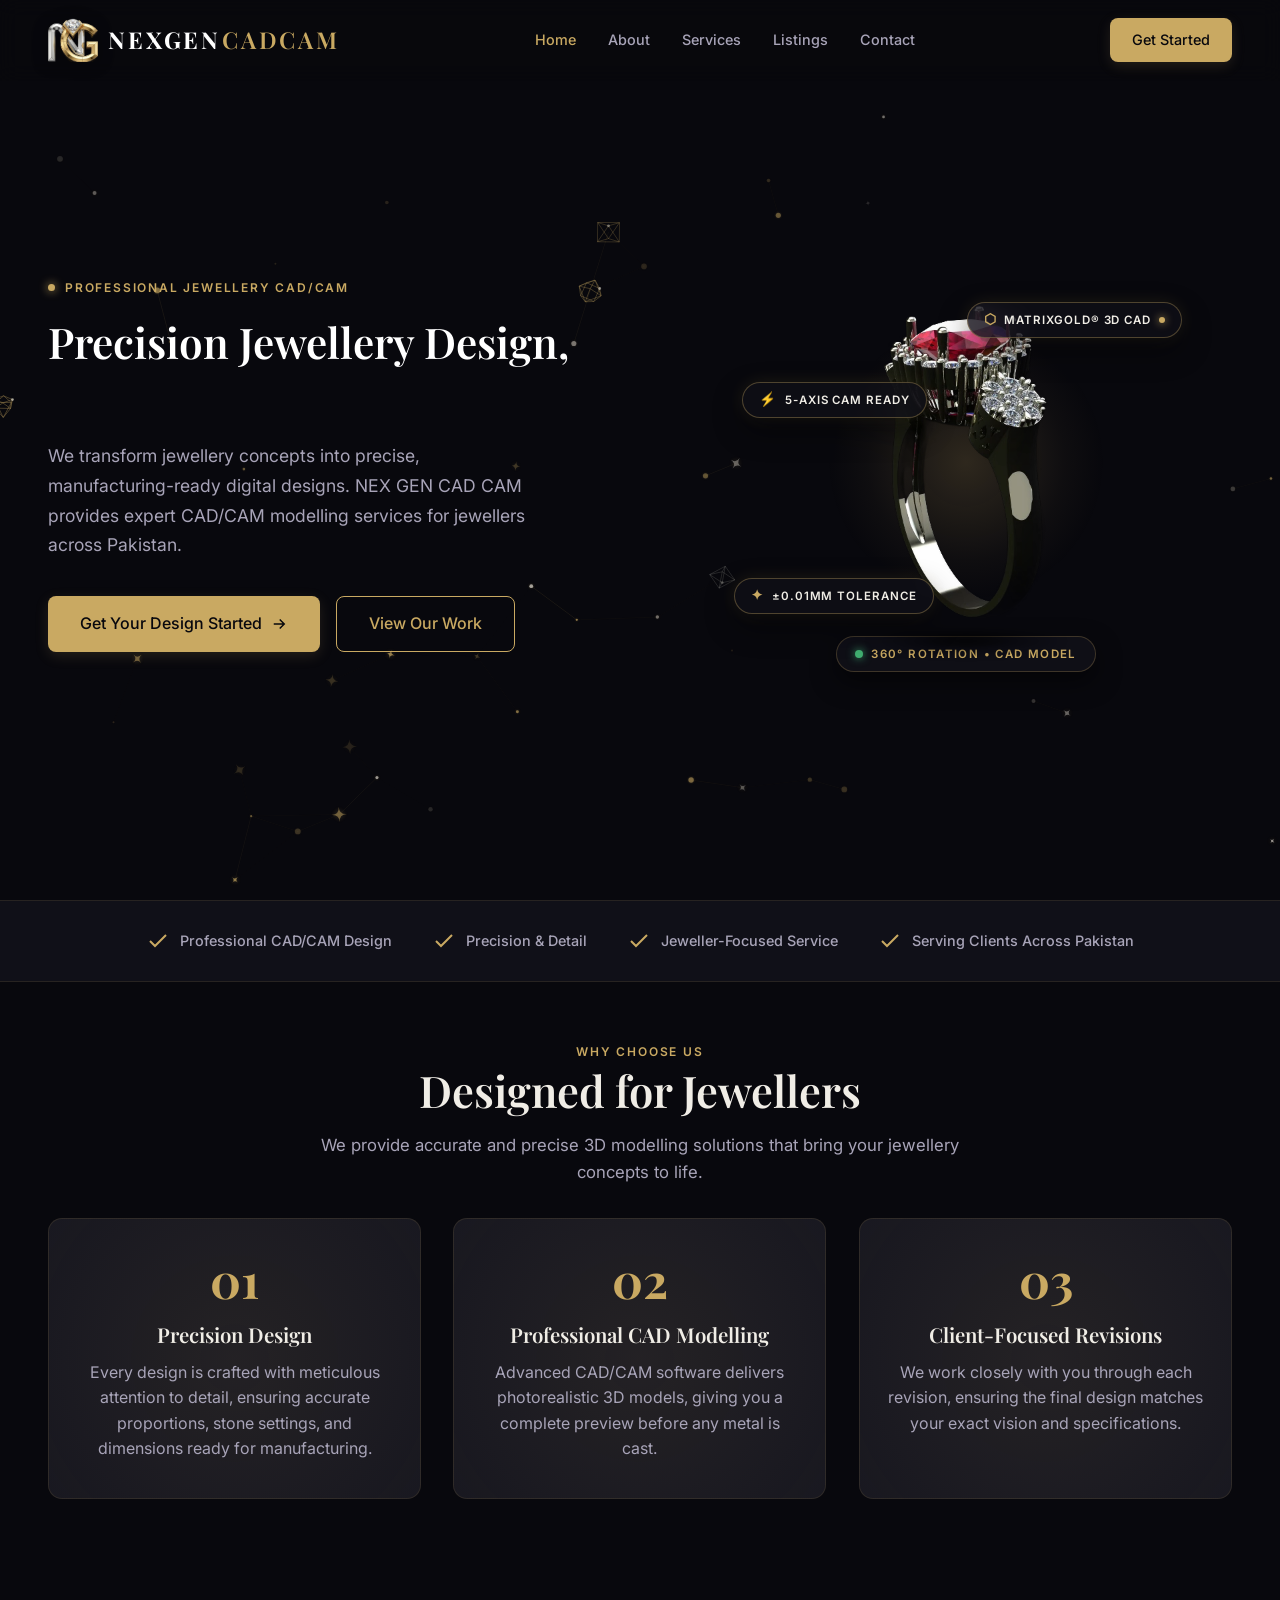
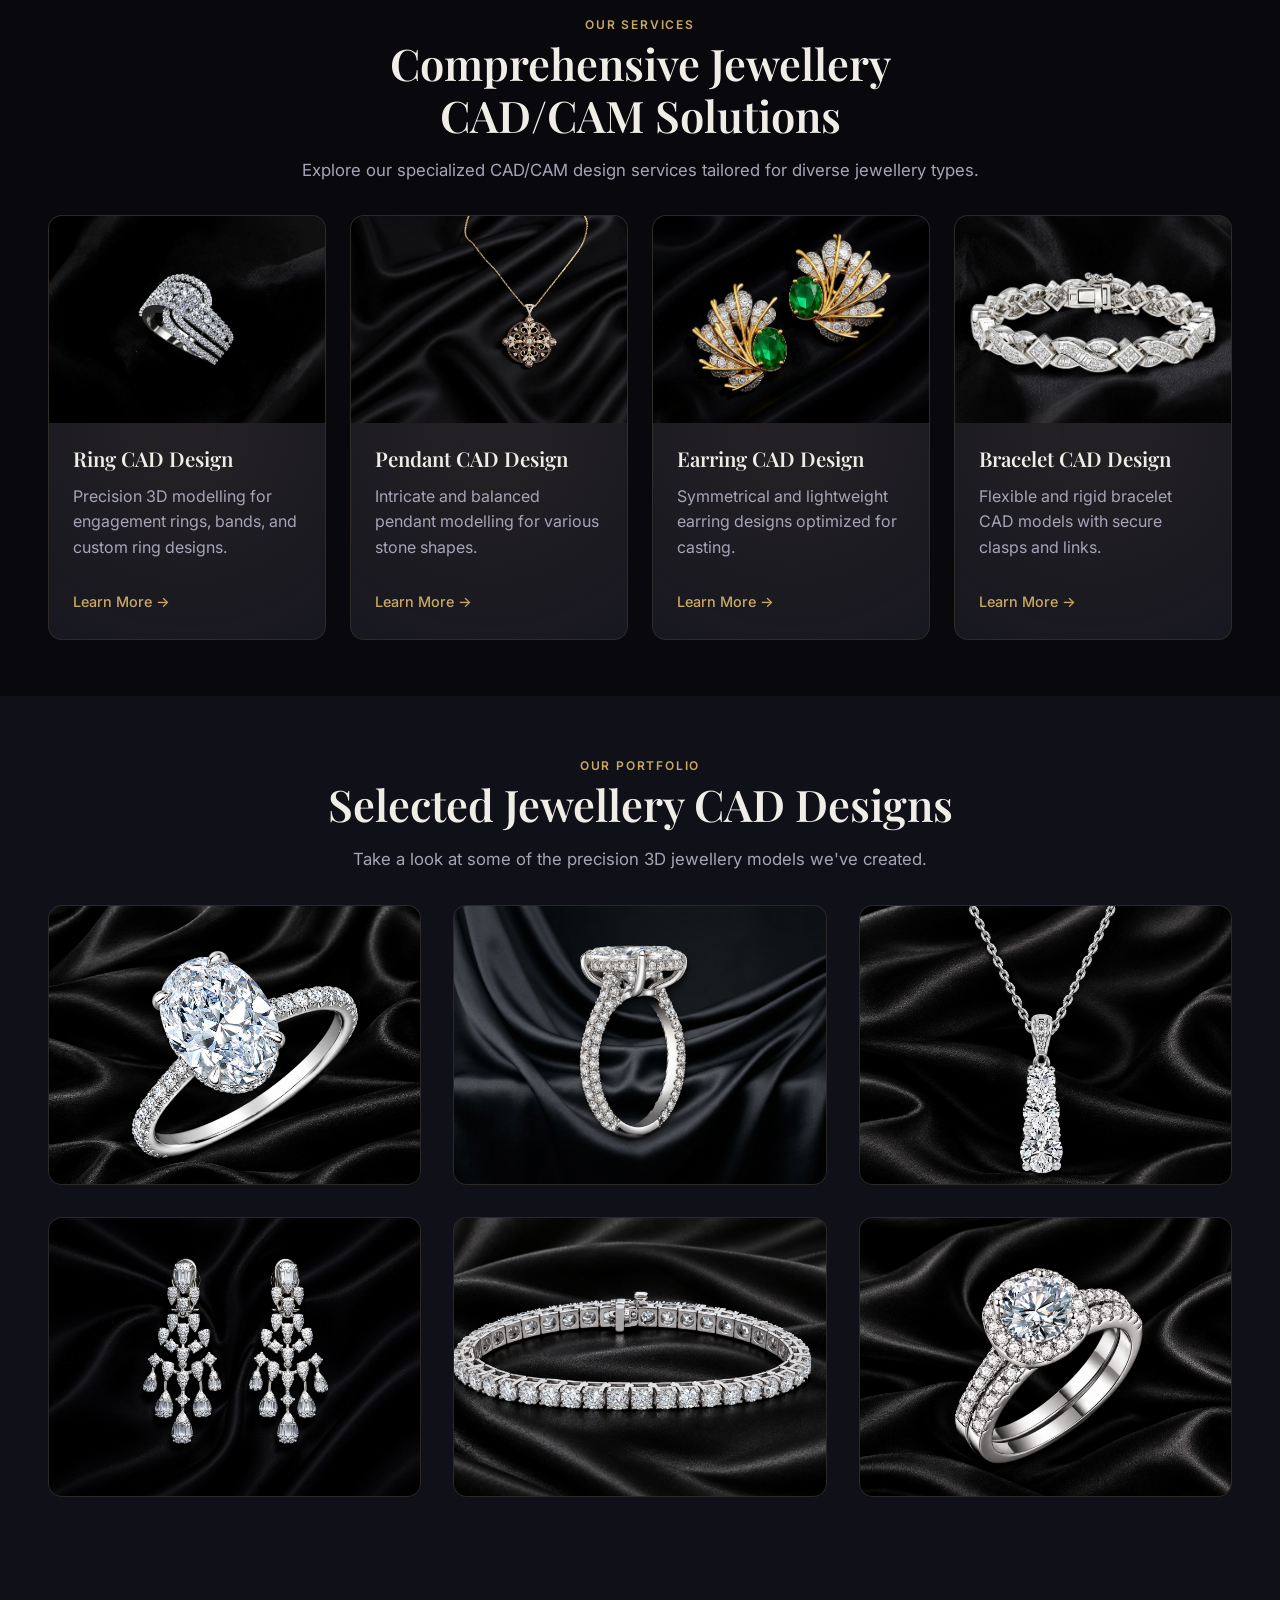
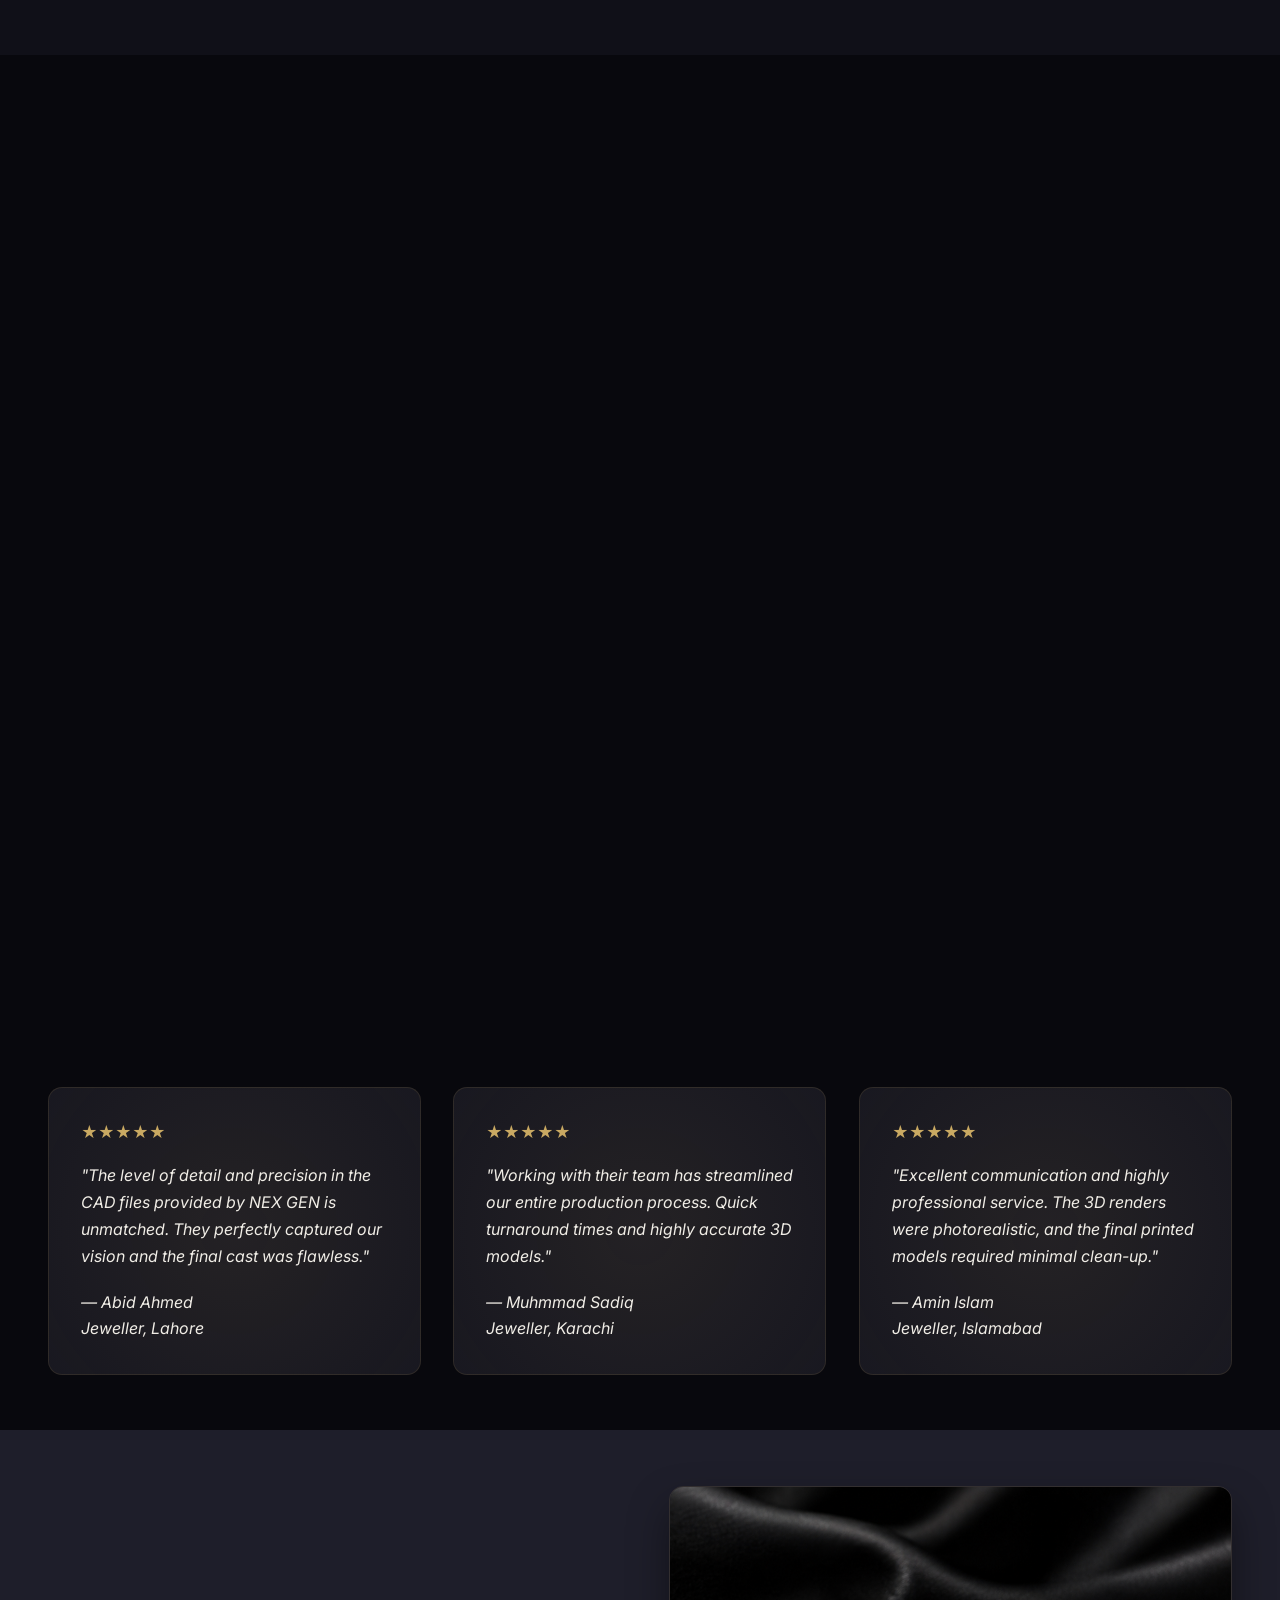
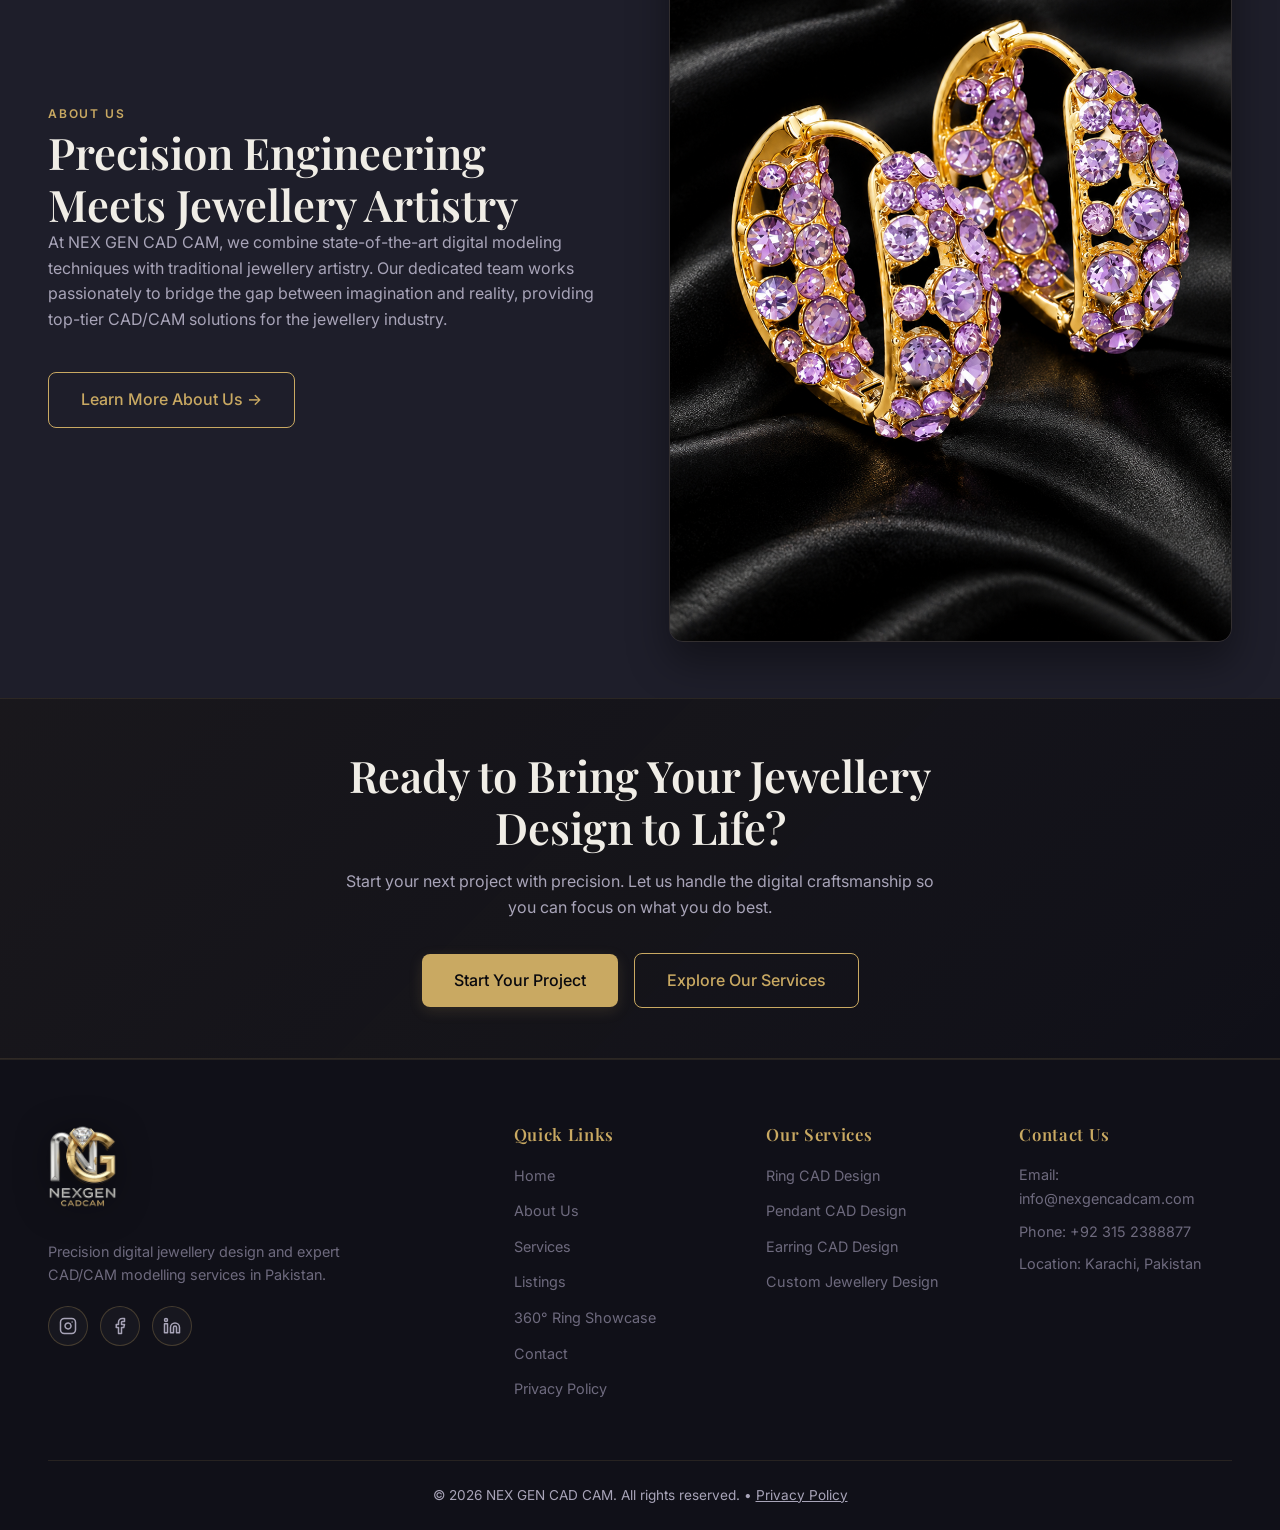
<file: index.html>
<!DOCTYPE html>
<html lang="en">
<head>
  <meta charset="UTF-8">
  <meta name="viewport" content="width=device-width, initial-scale=1.0">
  <title>NEX GEN CAD CAM | Professional Jewellery CAD/CAM Design Services in Pakistan</title>
  <meta name="description" content="NEX GEN CAD CAM provides professional jewellery CAD/CAM design and 3D modelling services for jewellers across Pakistan. Precision digital jewellery design for rings, pendants, earrings, and bracelets.">
  <meta name="robots" content="index, follow, max-snippet:-1, max-image-preview:large, max-video-preview:-1">
  <link rel="canonical" href="https://nexgencadcam.com/">
  
  <!-- Open Graph Tags -->
  <meta property="og:type" content="website">
  <meta property="og:title" content="NEX GEN CAD CAM | Professional Jewellery CAD/CAM Design Services">
  <meta property="og:description" content="Precision digital jewellery design for rings, pendants, earrings, and bracelets. Professional CAD/CAM modelling services across Pakistan.">
  <meta property="og:url" content="https://nexgencadcam.com/">
  <meta property="og:site_name" content="NEX GEN CAD CAM">
  
  <!-- Twitter Card -->
  <meta name="twitter:card" content="summary_large_image">
  <meta name="twitter:title" content="NEX GEN CAD CAM | Professional Jewellery CAD/CAM Design Services">
  <meta name="twitter:description" content="Precision digital jewellery design for rings, pendants, earrings, and bracelets. Professional CAD/CAM modelling services across Pakistan.">
  
  <!-- DNS Prefetch & Preconnect -->
  <link rel="dns-prefetch" href="https://fonts.googleapis.com">
  <link rel="preconnect" href="https://fonts.googleapis.com" crossorigin>
  <link rel="dns-prefetch" href="https://fonts.gstatic.com">
  <link rel="preconnect" href="https://fonts.gstatic.com" crossorigin>
  
  <!-- Google Fonts -->
  <link href="https://fonts.googleapis.com/css2?family=Playfair+Display:wght@400;500;600;700&family=Inter:wght@300;400;500;600&display=swap" rel="stylesheet">
  
  <!-- Stylesheet -->
  <link rel="stylesheet" href="css/style.css">
  
  <!-- Favicon -->
  <link rel="icon" href="images/logo_cropped.png" type="image/png">
  <link rel="apple-touch-icon" href="images/logo_cropped.png">
</head>
<body>
  <canvas id="globalParticleCanvas" class="global-particles-canvas" aria-hidden="true"></canvas>
  
  <a href="#main" class="skip-link">Skip to main content</a>

  <header class="site-header">
    <div class="container header-inner">
      <a href="index.html" class="brand" aria-label="NEXGEN CADCAM Home">
        <img src="images/logo_cropped.png" alt="NEXGEN CADCAM" class="header-logo">
        <span class="brand-text">NEXGEN<span class="brand-accent">CADCAM</span></span>
      </a>
      <nav class="nav-primary" aria-label="Primary">
        <a href="index.html" aria-current="page">Home</a>
        <a href="about.html">About</a>
        <a href="services.html">Services</a>
        <a href="listings.html">Listings</a>
        <a href="contact.html">Contact</a>
      </nav>
      <div class="header-actions">
        <a href="contact.html" class="btn btn-primary btn-sm">Get Started</a>
        <button class="nav-toggle" aria-label="Toggle navigation menu" aria-expanded="false">
          <span></span>
          <span></span>
          <span></span>
        </button>
      </div>
    </div>
  </header>

  <nav class="nav-panel" aria-label="Mobile">
    <button class="nav-panel-close" aria-label="Close menu">
      <svg viewBox="0 0 24 24" fill="none" stroke="currentColor" stroke-width="1.8"><path d="M6 6l12 12M18 6L6 18"/></svg>
    </button>
    <a href="index.html" aria-current="page">Home</a>
    <a href="about.html">About</a>
    <a href="services.html">Services</a>
    <a href="listings.html">Listings</a>
    <a href="contact.html">Contact</a>
    <a href="contact.html" class="btn btn-primary btn-block">Get Started</a>
  </nav>

  <main id="main">
    
    <!-- HERO SECTION -->
    <section class="hero section">
      <div class="container">
        <div class="hero-split">
          <div class="hero-content" data-reveal>
            <span class="eyebrow"><span class="live-status-dot"></span> Professional Jewellery CAD/CAM</span>
            <h1>Precision Jewellery Design,<br><span class="hero-rotator shimmer-gold-text" id="heroRotator" data-words='["Crafted Digitally.", "Cast-Ready CAD.", "0.01mm Precision.", "MatrixGold Engineered.", "Production Perfect."]'>Crafted Digitally.</span></h1>
            <p class="lede">We transform jewellery concepts into precise, manufacturing-ready digital designs. NEX GEN CAD CAM provides expert CAD/CAM modelling services for jewellers across Pakistan.</p>
            <div class="hero-ctas">
              <a href="contact.html" class="btn btn-primary">Get Your Design Started <svg viewBox="0 0 24 24" fill="none" stroke="currentColor" stroke-width="2" width="18" height="18"><path d="M5 12h14M13 6l6 6-6 6"/></svg></a>
              <a href="listings.html" class="btn btn-secondary">View Our Work</a>
            </div>
          </div>
          <div class="hero-ring" data-reveal>
            <div class="ring-perspective-stage" id="ringShowcase">
              <!-- Ambient Studio Glow -->
              <div class="ring-ambient-glow"></div>

              <!-- Floating 3D CAD Telemetry Badges -->
              <div class="cad-float-badge cad-badge-tr">
                <span class="cad-badge-icon">⬡</span>
                <span>MATRIXGOLD® 3D CAD</span>
                <span class="cad-badge-pulse"></span>
              </div>
              <div class="cad-float-badge cad-badge-bl">
                <span class="cad-badge-icon">✦</span>
                <span>±0.01mm TOLERANCE</span>
              </div>
              <div class="cad-float-badge cad-badge-tl">
                <span class="cad-badge-icon">⚡</span>
                <span>5-AXIS CAM READY</span>
              </div>
              
              <!-- Real Photographic Ring Showcase (Background Removed) -->
              <div class="real-ring-container">
                <video class="real-ring-video" autoplay loop muted playsinline preload="auto" poster="images/ring-360/poster.png" aria-label="NEXGEN CAD CAM 360 Rotating Ruby & Diamond Ring CAD Design">
                  <source src="media/real-ring-showcase.webm" type="video/webm">
                  <source src="media/real-ring-showcase.mp4" type="video/mp4">
                </video>
              </div>

              <!-- Studio Floor Shadow -->
              <div class="ring-floor-shadow"></div>

              <!-- CAD 360 Live Badge -->
              <a href="ring-360.html" class="ring-cad-badge" style="text-decoration: none; cursor: pointer; bottom: -10px;" title="Open 360° Ring CAD Video Showcase">
                <span class="badge-dot"></span>
                <span>360° ROTATION &bull; CAD MODEL</span>
              </a>
            </div>
          </div>
        </div>
      </div>
    </section>

    <!-- TRUST STRIP -->
    <section class="trust-strip">
      <div class="container">
        <div class="trust-strip-inner">
          <div class="trust-item"><svg width="16" height="16" viewBox="0 0 24 24" fill="none" stroke="var(--gold)" stroke-width="2"><path d="M20 6L9 17l-5-5"/></svg> Professional CAD/CAM Design</div>
          <div class="trust-item"><svg width="16" height="16" viewBox="0 0 24 24" fill="none" stroke="var(--gold)" stroke-width="2"><path d="M20 6L9 17l-5-5"/></svg> Precision & Detail</div>
          <div class="trust-item"><svg width="16" height="16" viewBox="0 0 24 24" fill="none" stroke="var(--gold)" stroke-width="2"><path d="M20 6L9 17l-5-5"/></svg> Jeweller-Focused Service</div>
          <div class="trust-item"><svg width="16" height="16" viewBox="0 0 24 24" fill="none" stroke="var(--gold)" stroke-width="2"><path d="M20 6L9 17l-5-5"/></svg> Serving Clients Across Pakistan</div>
        </div>
      </div>
    </section>

    <!-- KEY BENEFITS -->
    <section class="section benefits">
      <div class="container">
        <div class="section-header" data-reveal>
          <span class="eyebrow">Why Choose Us</span>
          <h2>Designed for Jewellers</h2>
          <p>We provide accurate and precise 3D modelling solutions that bring your jewellery concepts to life.</p>
        </div>
        <div class="grid-3" data-reveal>
          <div class="card benefit-card">
            <div class="benefit-num">01</div>
            <h3>Precision Design</h3>
            <p>Every design is crafted with meticulous attention to detail, ensuring accurate proportions, stone settings, and dimensions ready for manufacturing.</p>
          </div>
          <div class="card benefit-card">
            <div class="benefit-num">02</div>
            <h3>Professional CAD Modelling</h3>
            <p>Advanced CAD/CAM software delivers photorealistic 3D models, giving you a complete preview before any metal is cast.</p>
          </div>
          <div class="card benefit-card">
            <div class="benefit-num">03</div>
            <h3>Client-Focused Revisions</h3>
            <p>We work closely with you through each revision, ensuring the final design matches your exact vision and specifications.</p>
          </div>
        </div>
      </div>
    </section>

    <!-- SERVICES PREVIEW -->
    <section class="section services-preview">
      <div class="container">
        <div class="section-header" data-reveal>
          <span class="eyebrow">Our Services</span>
          <h2>Comprehensive Jewellery CAD/CAM Solutions</h2>
          <p>Explore our specialized CAD/CAM design services tailored for diverse jewellery types.</p>
        </div>
        <div class="grid-4" data-reveal>
          <div class="card service-card">
            <div class="service-img">
              <img src="images/ring home 2.jpg" alt="Ring CAD Design" loading="lazy" data-fallback="description">
            </div>
            <div class="service-content">
              <h3>Ring CAD Design</h3>
              <p>Precision 3D modelling for engagement rings, bands, and custom ring designs.</p>
              <a href="services.html" class="service-link">Learn More &rarr;</a>
            </div>
          </div>
          <div class="card service-card">
            <div class="service-img">
              <img src="images/pendant home.jpg" alt="Pendant CAD Design" loading="lazy" data-fallback="description">
            </div>
            <div class="service-content">
              <h3>Pendant CAD Design</h3>
              <p>Intricate and balanced pendant modelling for various stone shapes.</p>
              <a href="services.html" class="service-link">Learn More &rarr;</a>
            </div>
          </div>
          <div class="card service-card">
            <div class="service-img">
              <img src="images/earing home.jpg" alt="Earring CAD Design" loading="lazy" data-fallback="description">
            </div>
            <div class="service-content">
              <h3>Earring CAD Design</h3>
              <p>Symmetrical and lightweight earring designs optimized for casting.</p>
              <a href="services.html" class="service-link">Learn More &rarr;</a>
            </div>
          </div>
          <div class="card service-card">
            <div class="service-img">
              <img src="images/bracelet home 2.jpg" alt="Bracelet CAD Design" loading="lazy" data-fallback="description">
            </div>
            <div class="service-content">
              <h3>Bracelet CAD Design</h3>
              <p>Flexible and rigid bracelet CAD models with secure clasps and links.</p>
              <a href="services.html" class="service-link">Learn More &rarr;</a>
            </div>
          </div>
        </div>
      </div>
    </section>

    <!-- FEATURED WORK -->
    <section class="section portfolio-preview bg-secondary">
      <div class="container">
        <div class="section-header" data-reveal>
          <span class="eyebrow">Our Portfolio</span>
          <h2>Selected Jewellery CAD Designs</h2>
          <p>Take a look at some of the precision 3D jewellery models we've created.</p>
        </div>
        <div class="grid-3" data-reveal>
          
          <div class="portfolio-item">
            <img src="images/Diamond Solitaire Ring home.png" alt="Diamond Solitaire Ring CAD Design" loading="lazy">
            <div class="portfolio-overlay">
              <div class="portfolio-info">
                <span class="portfolio-cat">Ring</span>
                <h3>Diamond Solitaire Ring</h3>
                <a href="listings.html" class="btn btn-secondary btn-sm">View Project</a>
              </div>
            </div>
          </div>
          
          <div class="portfolio-item">
            <img src="images/Halo Engagement Ring.png" alt="Halo Engagement Ring CAD Design" loading="lazy">
            <div class="portfolio-overlay">
              <div class="portfolio-info">
                <span class="portfolio-cat">Ring</span>
                <h3>Halo Engagement Ring</h3>
                <a href="listings.html" class="btn btn-secondary btn-sm">View Project</a>
              </div>
            </div>
          </div>

          <div class="portfolio-item">
            <img src="images/drop pendant.png" alt="Drop Pendant CAD Design" loading="lazy">
            <div class="portfolio-overlay">
              <div class="portfolio-info">
                <span class="portfolio-cat">Pendant</span>
                <h3>Drop Pendant</h3>
                <a href="listings.html" class="btn btn-secondary btn-sm">View Project</a>
              </div>
            </div>
          </div>

          <div class="portfolio-item">
            <img src="images/Chandelier Earrings.jpg" alt="Chandelier Earrings CAD Design" loading="lazy">
            <div class="portfolio-overlay">
              <div class="portfolio-info">
                <span class="portfolio-cat">Earring</span>
                <h3>Chandelier Earrings</h3>
                <a href="listings.html" class="btn btn-secondary btn-sm">View Project</a>
              </div>
            </div>
          </div>

          <div class="portfolio-item">
            <img src="images/tennis bracelet.png" alt="Tennis Bracelet CAD Design" loading="lazy">
            <div class="portfolio-overlay">
              <div class="portfolio-info">
                <span class="portfolio-cat">Bracelet</span>
                <h3>Tennis Bracelet</h3>
                <a href="listings.html" class="btn btn-secondary btn-sm">View Project</a>
              </div>
            </div>
          </div>

          <div class="portfolio-item">
            <img src="images/custom engagment ring.png" alt="Custom Engagement Ring CAD Design" loading="lazy">
            <div class="portfolio-overlay">
              <div class="portfolio-info">
                <span class="portfolio-cat">Ring</span>
                <h3>Custom Engagement Ring</h3>
                <a href="listings.html" class="btn btn-secondary btn-sm">View Project</a>
              </div>
            </div>
          </div>

        </div>
        <div class="section-footer" style="text-align: center; margin-top: 3rem;" data-reveal>
          <a href="listings.html" class="btn btn-primary">View Full Portfolio &rarr;</a>
        </div>
      </div>
    </section>

    <!-- WHY NEX GEN CAD CAM -->
    <section class="section split-section">
      <div class="container">
        <div class="split-layout">
          <div class="split-content" data-reveal>
            <h2>Why Jewellers Choose NEX GEN CAD CAM</h2>
            <ul class="feature-list">
              <li>
                <svg width="24" height="24" viewBox="0 0 24 24" fill="none" stroke="var(--gold)" stroke-width="2"><path d="M20 6L9 17l-5-5"/></svg>
                <span>Expert CAD/CAM designers with deep jewellery industry knowledge</span>
              </li>
              <li>
                <svg width="24" height="24" viewBox="0 0 24 24" fill="none" stroke="var(--gold)" stroke-width="2"><path d="M20 6L9 17l-5-5"/></svg>
                <span>Manufacturing-ready files compatible with major casting systems</span>
              </li>
              <li>
                <svg width="24" height="24" viewBox="0 0 24 24" fill="none" stroke="var(--gold)" stroke-width="2"><path d="M20 6L9 17l-5-5"/></svg>
                <span>Quick turnaround with clear communication throughout the process</span>
              </li>
              <li>
                <svg width="24" height="24" viewBox="0 0 24 24" fill="none" stroke="var(--gold)" stroke-width="2"><path d="M20 6L9 17l-5-5"/></svg>
                <span>Competitive pricing designed for jewellers of all scales</span>
              </li>
            </ul>
          </div>
          <div class="split-media" data-reveal>
            <img src="images/homepage why jewellers pic.png" alt="Expert Jewellery CAD CAM Designer working" loading="lazy">
          </div>
        </div>
      </div>
    </section>

    <!-- TESTIMONIALS -->
    <section class="section testimonials">
      <div class="container">
        <div class="section-header" data-reveal>
          <span class="eyebrow">Testimonials</span>
          <h2>What Our Clients Say</h2>
          <p>Hear from jewellers who have elevated their designs with our CAD/CAM services.</p>
        </div>
        <div class="grid-3" data-reveal>
          <div class="card testimonial-card">
            <div class="stars">★★★★★</div>
            <blockquote>"The level of detail and precision in the CAD files provided by NEX GEN is unmatched. They perfectly captured our vision and the final cast was flawless."</blockquote>
            <cite>— Abid Ahmed<br><span>Jeweller, Lahore</span></cite>
          </div>
          <div class="card testimonial-card">
            <div class="stars">★★★★★</div>
            <blockquote>"Working with their team has streamlined our entire production process. Quick turnaround times and highly accurate 3D models."</blockquote>
            <cite>— Muhmmad Sadiq<br><span>Jeweller, Karachi</span></cite>
          </div>
          <div class="card testimonial-card">
            <div class="stars">★★★★★</div>
            <blockquote>"Excellent communication and highly professional service. The 3D renders were photorealistic, and the final printed models required minimal clean-up."</blockquote>
            <cite>— Amin Islam<br><span>Jeweller, Islamabad</span></cite>
          </div>
        </div>
      </div>
    </section>

    <!-- ABOUT PREVIEW -->
    <section class="section about-preview bg-elevated">
      <div class="container">
        <div class="split-layout">
          <div class="split-content" data-reveal>
            <span class="eyebrow">About Us</span>
            <h2>Precision Engineering Meets Jewellery Artistry</h2>
            <p>At NEX GEN CAD CAM, we combine state-of-the-art digital modeling techniques with traditional jewellery artistry. Our dedicated team works passionately to bridge the gap between imagination and reality, providing top-tier CAD/CAM solutions for the jewellery industry.</p>
            <a href="about.html" class="btn btn-secondary" style="margin-top: 1.5rem;">Learn More About Us &rarr;</a>
          </div>
          <div class="split-media" data-reveal>
            <img src="images/homepage about us pic.png" alt="Jewellery CAD CAM 3D rendering process" loading="lazy">
          </div>
        </div>
      </div>
    </section>

    <!-- FINAL CTA -->
    <section class="section cta-section bg-secondary text-center">
      <div class="container">
        <div class="cta-content" data-reveal style="max-width: 600px; margin: 0 auto;">
          <h2>Ready to Bring Your Jewellery Design to Life?</h2>
          <p style="margin-bottom: 2rem;">Start your next project with precision. Let us handle the digital craftsmanship so you can focus on what you do best.</p>
          <div class="btn-group" style="display: flex; gap: 1rem; justify-content: center; flex-wrap: wrap;">
            <a href="contact.html" class="btn btn-primary">Start Your Project</a>
            <a href="services.html" class="btn btn-secondary">Explore Our Services</a>
          </div>
        </div>
      </div>
    </section>

  </main>

  <footer class="site-footer">
    <div class="container">
      <div class="footer-grid grid-4">
        <div class="footer-brand">
          <a href="index.html" class="brand" aria-label="NEXGEN CADCAM Home">
            <img src="images/NEXGEN LOGO.png" alt="NEXGEN CADCAM" class="footer-logo">
          </a>
          <p>Precision digital jewellery design and expert CAD/CAM modelling services in Pakistan.</p>
          <div class="social-links">
            <a href="https://www.instagram.com/nexgencadcam/" class="social-link" aria-label="Instagram" target="_blank" rel="noopener">
              <svg viewBox="0 0 24 24" width="18" height="18" fill="none" stroke="currentColor" stroke-width="2" stroke-linecap="round" stroke-linejoin="round">
                <rect x="2" y="2" width="20" height="20" rx="5" ry="5"></rect>
                <path d="M16 11.37A4 4 0 1 1 12.63 8 4 4 0 0 1 16 11.37z"></path>
                <line x1="17.5" y1="6.5" x2="17.51" y2="6.5"></line>
              </svg>
            </a>
            <a href="https://www.facebook.com/profile.php?id=61595338136196" class="social-link" aria-label="Facebook" target="_blank" rel="noopener">
              <svg viewBox="0 0 24 24" width="18" height="18" fill="none" stroke="currentColor" stroke-width="2" stroke-linecap="round" stroke-linejoin="round">
                <path d="M18 2h-3a5 5 0 0 0-5 5v3H7v4h3v8h4v-8h3l1-4h-4V7a1 1 0 0 1 1-1h3z"></path>
              </svg>
            </a>
            <a href="https://www.linkedin.com/in/nexgen-cadcam-432089442/?isSelfProfile=true" class="social-link" aria-label="LinkedIn" target="_blank" rel="noopener">
              <svg viewBox="0 0 24 24" width="18" height="18" fill="none" stroke="currentColor" stroke-width="2" stroke-linecap="round" stroke-linejoin="round">
                <path d="M16 8a6 6 0 0 1 6 6v7h-4v-7a2 2 0 0 0-2-2 2 2 0 0 0-2 2v7h-4v-7a6 6 0 0 1 6-6z"></path>
                <rect x="2" y="9" width="4" height="12"></rect>
                <circle cx="4" cy="4" r="2"></circle>
              </svg>
            </a>
          </div>
        </div>
        <div class="footer-links">
          <h4>Quick Links</h4>
          <ul>
            <li><a href="index.html">Home</a></li>
            <li><a href="about.html">About Us</a></li>
            <li><a href="services.html">Services</a></li>
            <li><a href="listings.html">Listings</a></li>
            <li><a href="ring-360.html">360° Ring Showcase</a></li>
            <li><a href="contact.html">Contact</a></li>
            <li><a href="privacy-policy.html">Privacy Policy</a></li>
          </ul>
        </div>
        <div class="footer-links">
          <h4>Our Services</h4>
          <ul>
            <li><a href="services.html">Ring CAD Design</a></li>
            <li><a href="services.html">Pendant CAD Design</a></li>
            <li><a href="services.html">Earring CAD Design</a></li>
            <li><a href="services.html">Custom Jewellery Design</a></li>
          </ul>
        </div>
        <div class="footer-contact">
          <h4>Contact Us</h4>
          <p>Email: <a href="mailto:info@nexgencadcam.com">info@nexgencadcam.com</a></p>
          <p>Phone: <a href="tel:+923152388877">+92 315 2388877</a></p>
          <p>Location: Karachi, Pakistan</p>
        </div>
      </div>
      <div class="footer-bottom">
        <p>&copy; <span data-year>2026</span> NEX GEN CAD CAM. All rights reserved. &bull; <a href="privacy-policy.html" style="color:var(--text-secondary);text-decoration:underline;">Privacy Policy</a></p>
      </div>
    </div>
  </footer>

  <button class="back-to-top" aria-label="Back to top">
    <svg viewBox="0 0 24 24" fill="none" stroke="currentColor" stroke-width="2"><path d="M12 19V5M6 11l6-6 6 6"/></svg>
  </button>

  <script src="js/main.js" defer></script>
</body>
</html>
</file>
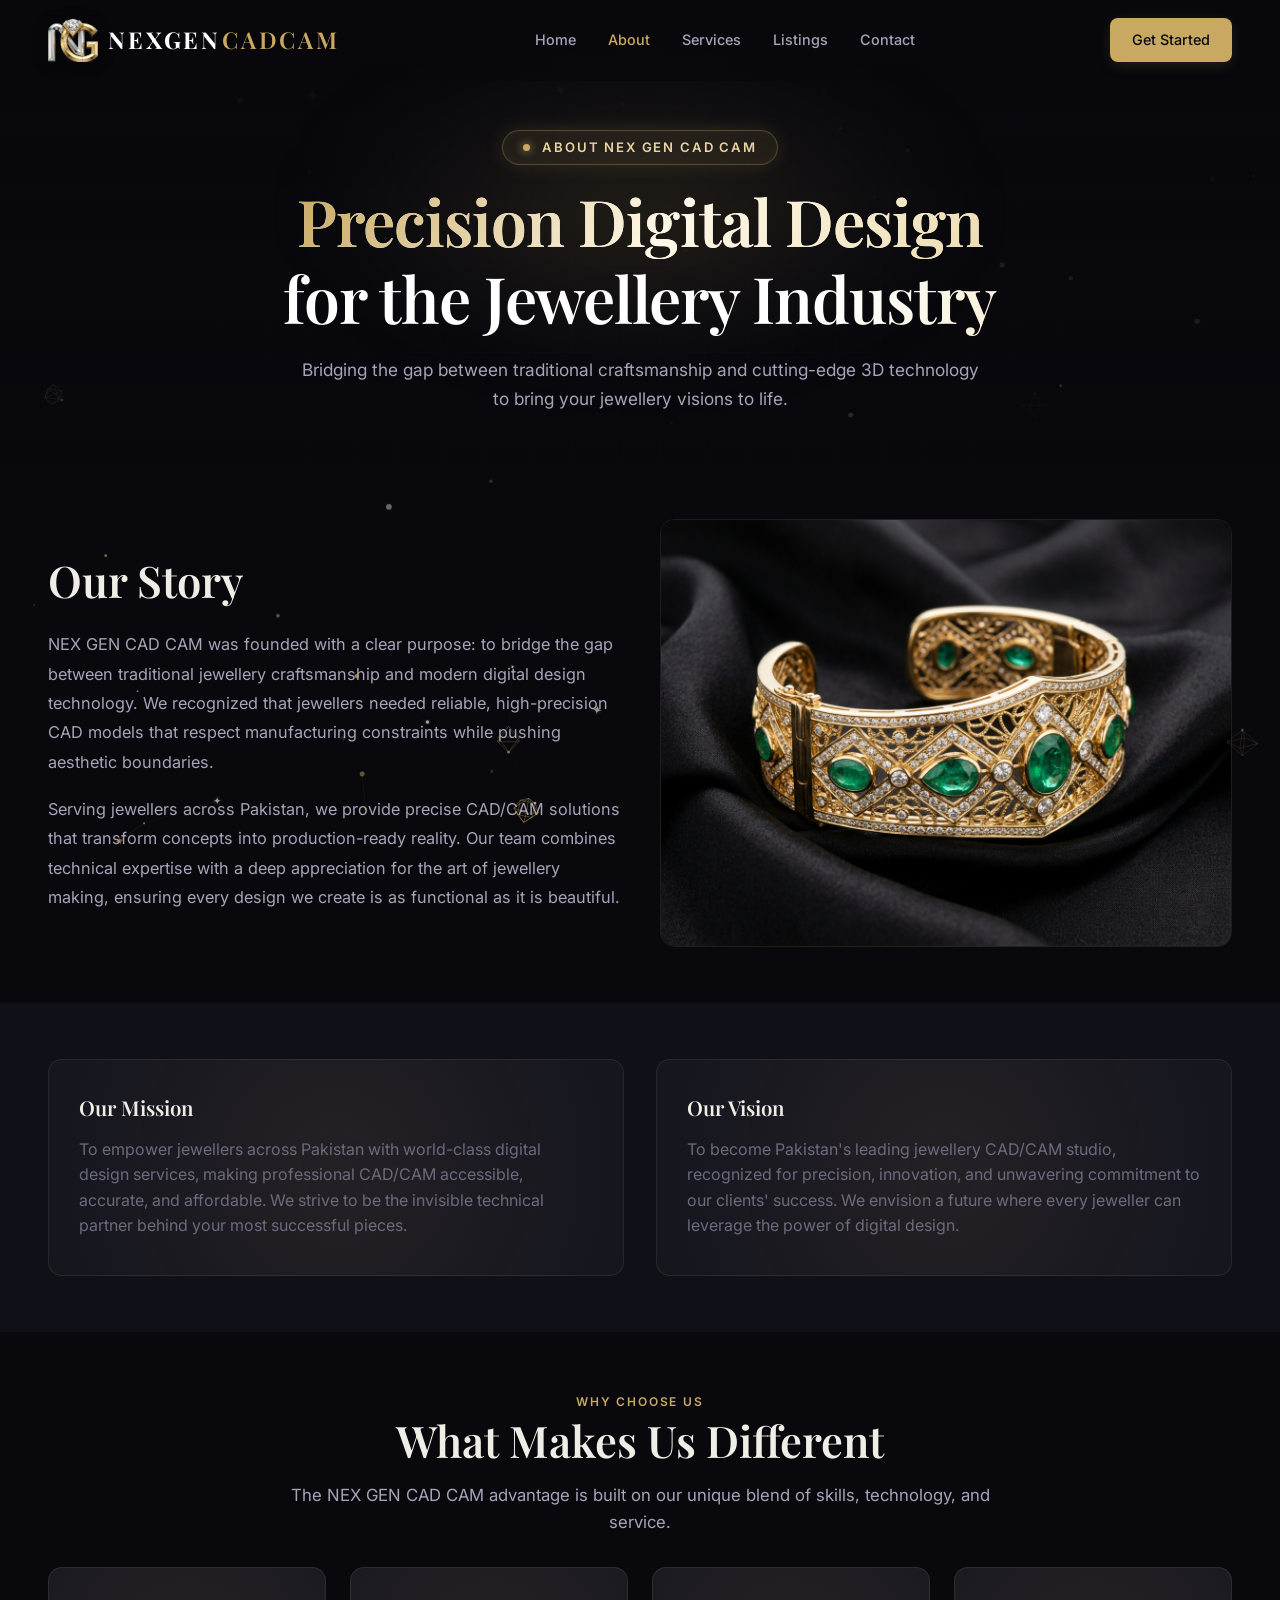
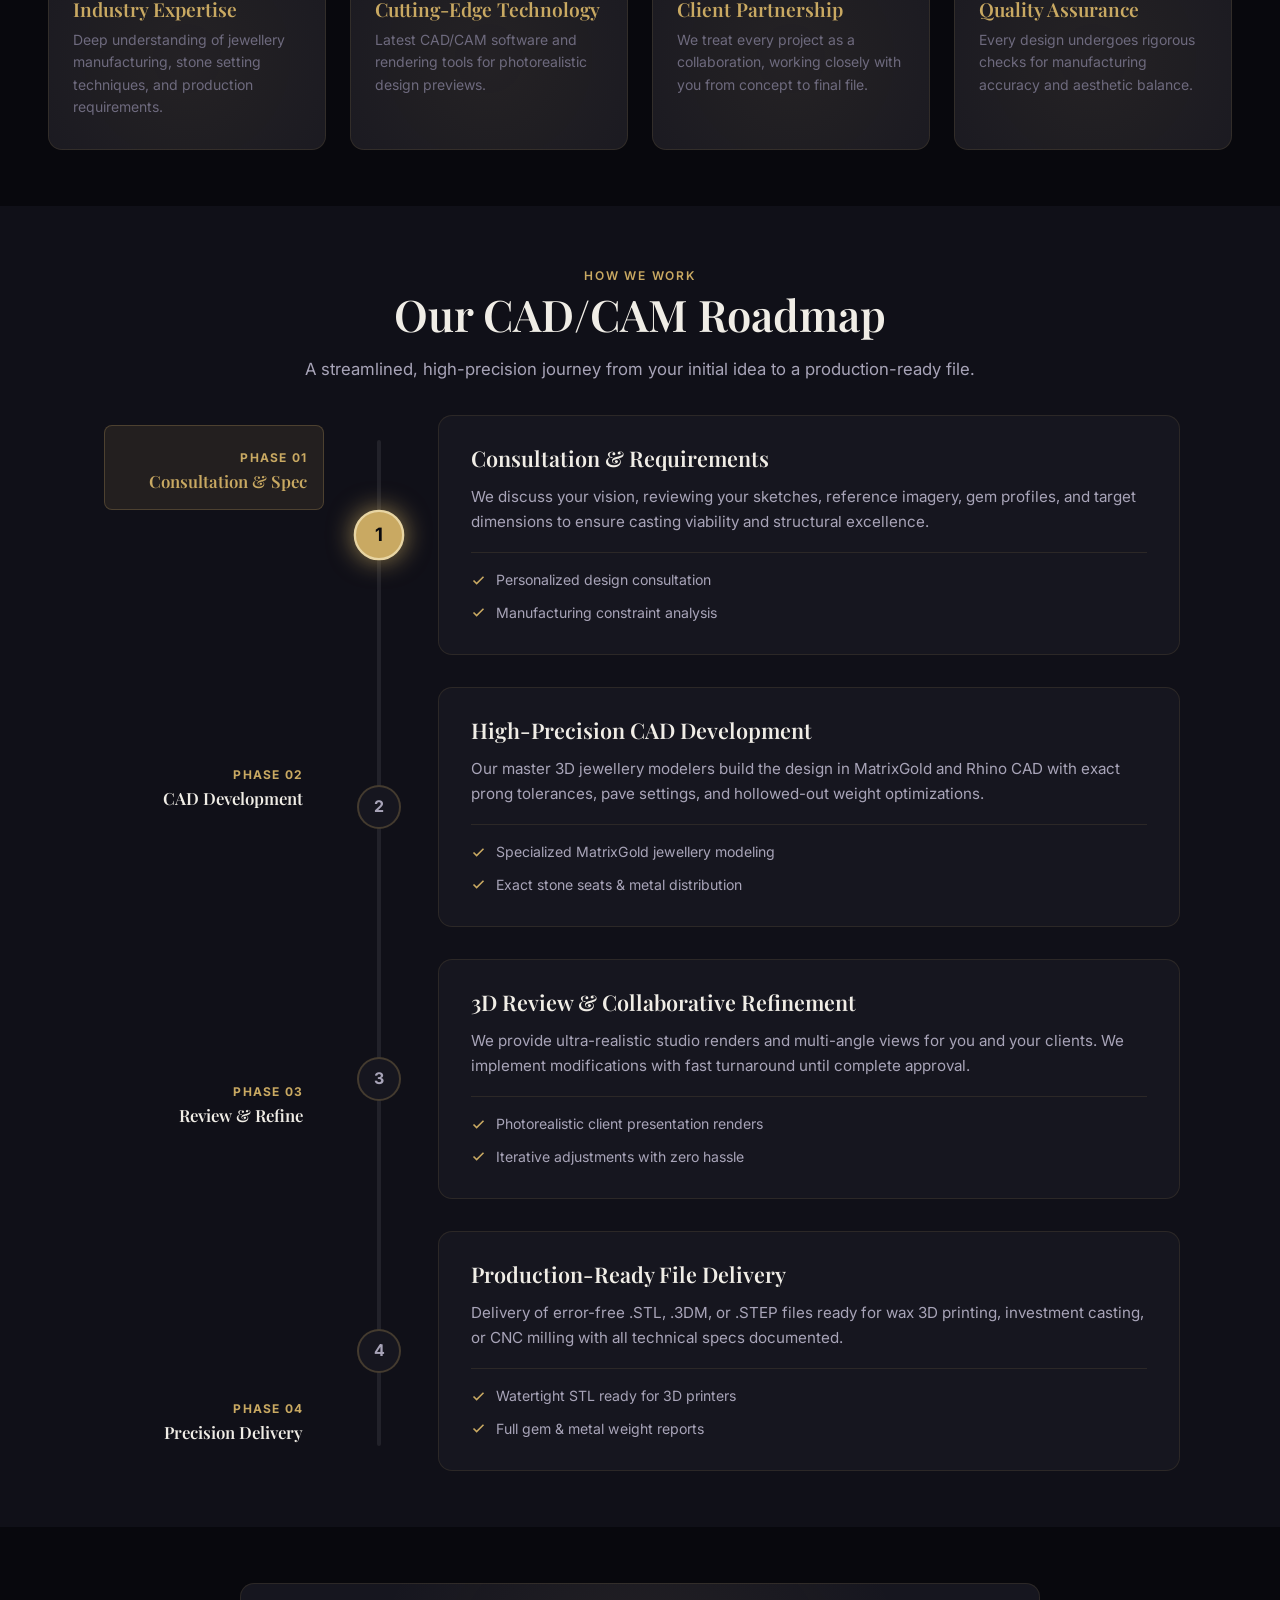
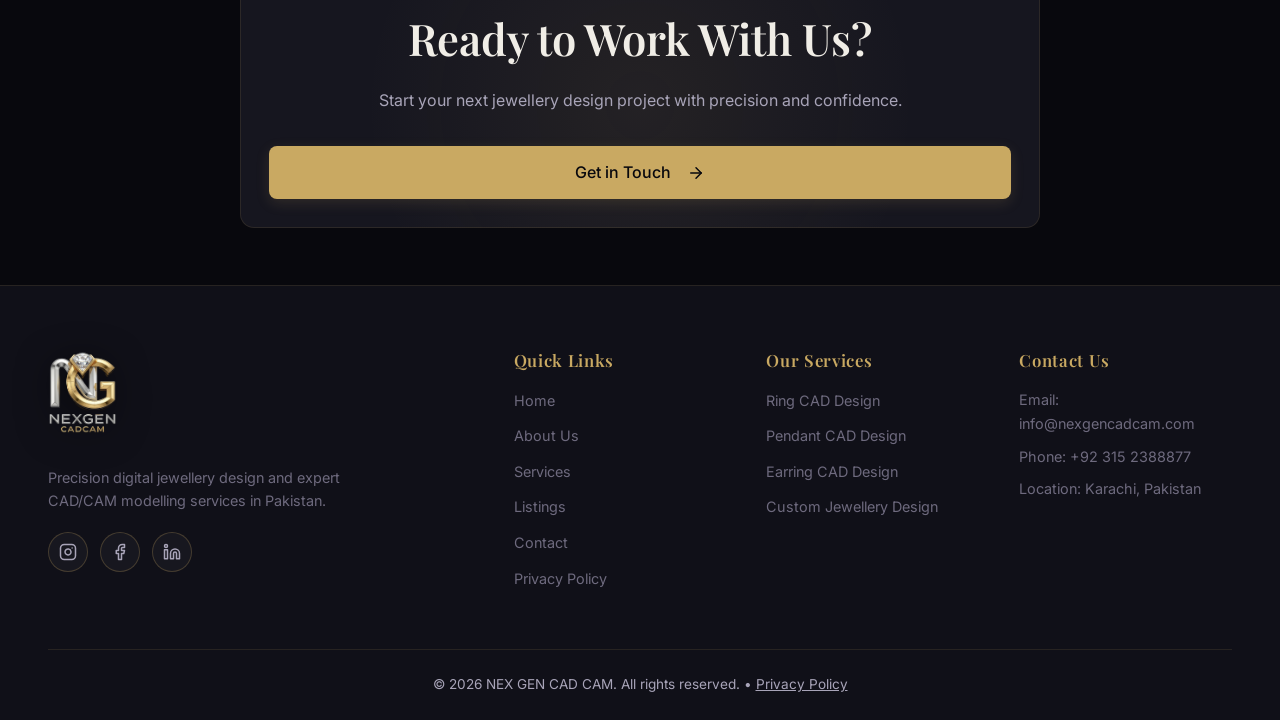
<file: about.html>
<!DOCTYPE html>
<html lang="en">
<head>
  <meta charset="UTF-8">
  <meta name="viewport" content="width=device-width, initial-scale=1.0">
  <title>About NEX GEN CAD CAM | Jewellery CAD/CAM Design Studio</title>
  <meta name="description" content="Discover NEX GEN CAD CAM, Pakistan's leading jewellery CAD/CAM studio bridging traditional craftsmanship with modern digital design technology.">
  <meta name="robots" content="index, follow, max-snippet:-1, max-image-preview:large, max-video-preview:-1">
  <link rel="canonical" href="https://nexgencadcam.com/about.html">
  <meta property="og:title" content="About NEX GEN CAD CAM">
  <meta property="og:description" content="Precision digital design for the jewellery industry across Pakistan.">
  <meta property="og:type" content="website">
  <meta name="twitter:card" content="summary_large_image">
  
  <link rel="preconnect" href="https://fonts.googleapis.com">
  <link rel="preconnect" href="https://fonts.gstatic.com" crossorigin>
  <link href="https://fonts.googleapis.com/css2?family=Playfair+Display:wght@400;500;600;700&family=Inter:wght@300;400;500;600&display=swap" rel="stylesheet">
  
  <link rel="stylesheet" href="css/style.css">
  <link rel="icon" href="images/logo_cropped.png" type="image/png">
  <link rel="apple-touch-icon" href="images/logo_cropped.png">
</head>
<body>
  <canvas id="globalParticleCanvas" class="global-particles-canvas" aria-hidden="true"></canvas>

  <header class="site-header">
    <div class="container header-inner">
      <a href="index.html" class="brand" aria-label="NEXGEN CADCAM Home">
        <img src="images/logo_cropped.png" alt="NEXGEN CADCAM" class="header-logo">
        <span class="brand-text">NEXGEN<span class="brand-accent">CADCAM</span></span>
      </a>
      <nav class="nav-primary" aria-label="Primary">
        <a href="index.html">Home</a>
        <a href="about.html" aria-current="page">About</a>
        <a href="services.html">Services</a>
        <a href="listings.html">Listings</a>
        <a href="contact.html">Contact</a>
      </nav>
      <div class="header-actions">
        <a href="contact.html" class="btn btn-primary btn-sm">Get Started</a>
        <button class="nav-toggle" aria-label="Toggle navigation menu" aria-expanded="false">
          <span></span>
          <span></span>
          <span></span>
        </button>
      </div>
    </div>
  </header>

  <nav class="nav-panel" aria-label="Mobile">
    <button class="nav-panel-close" aria-label="Close menu">
      <svg viewBox="0 0 24 24" fill="none" stroke="currentColor" stroke-width="1.8"><path d="M6 6l12 12M18 6L6 18"/></svg>
    </button>
    <a href="index.html">Home</a>
    <a href="about.html" aria-current="page">About</a>
    <a href="services.html">Services</a>
    <a href="listings.html">Listings</a>
    <a href="contact.html">Contact</a>
    <a href="contact.html" class="btn btn-primary btn-block">Get Started</a>
  </nav>

  <main>
    <!-- Page Hero -->
    <section class="section page-hero hero-bg" style="background-image: linear-gradient(to bottom, rgba(8, 8, 13, 0.8), rgba(8, 8, 13, 0.95)), url('https://images.unsplash.com/photo-1617038220319-276d3cfab638?w=1400&q=80');">
      <div class="page-hero-mesh" aria-hidden="true"></div>
      <div class="container">
        <div class="page-hero-content text-center" data-reveal>
          <span class="eyebrow"><span class="live-status-dot"></span> About NEX GEN CAD CAM</span>
          <h1><span class="shimmer-gold-text">Precision Digital Design</span> for the Jewellery Industry</h1>
          <p class="lede">Bridging the gap between traditional craftsmanship and cutting-edge 3D technology to bring your jewellery visions to life.</p>
        </div>
      </div>
    </section>

    <!-- Our Story -->
    <section class="section split-section">
      <div class="container">
        <div class="grid-2 align-center gap-xl">
          <div class="story-content" data-reveal="left">
            <h2>Our Story</h2>
            <p>NEX GEN CAD CAM was founded with a clear purpose: to bridge the gap between traditional jewellery craftsmanship and modern digital design technology. We recognized that jewellers needed reliable, high-precision CAD models that respect manufacturing constraints while pushing aesthetic boundaries.</p>
            <p class="mt-sm">Serving jewellers across Pakistan, we provide precise CAD/CAM solutions that transform concepts into production-ready reality. Our team combines technical expertise with a deep appreciation for the art of jewellery making, ensuring every design we create is as functional as it is beautiful.</p>
          </div>
          <div class="story-image" data-reveal="right">
            <div class="luxury-image-frame">
              <div class="image-ambient-aura"></div>
              <img src="images/about-our-story.jpg" alt="Master handcrafted luxury jewellery design" loading="lazy" style="width: 100%; height: auto; object-fit: cover;">
            </div>
          </div>
        </div>
      </div>
    </section>

    <!-- Mission & Vision -->
    <section class="section bg-secondary">
      <div class="container">
        <div class="grid-2 gap-lg">
          <div class="card mission-card" data-reveal>
            <h3>Our Mission</h3>
            <p class="text-muted mt-sm">To empower jewellers across Pakistan with world-class digital design services, making professional CAD/CAM accessible, accurate, and affordable. We strive to be the invisible technical partner behind your most successful pieces.</p>
          </div>
          <div class="card vision-card" data-reveal>
            <h3>Our Vision</h3>
            <p class="text-muted mt-sm">To become Pakistan's leading jewellery CAD/CAM studio, recognized for precision, innovation, and unwavering commitment to our clients' success. We envision a future where every jeweller can leverage the power of digital design.</p>
          </div>
        </div>
      </div>
    </section>

    <!-- What Makes Us Different -->
    <section class="section">
      <div class="container">
        <div class="section-header text-center" data-reveal>
          <span class="eyebrow">Why Choose Us</span>
          <h2>What Makes Us Different</h2>
          <p>The NEX GEN CAD CAM advantage is built on our unique blend of skills, technology, and service.</p>
        </div>
        <div class="grid-4 gap-md mt-lg">
          <div class="card feature-card" data-reveal>
            <h4 style="color: var(--gold); margin-bottom: 0.5rem;">Industry Expertise</h4>
            <p class="text-muted text-sm">Deep understanding of jewellery manufacturing, stone setting techniques, and production requirements.</p>
          </div>
          <div class="card feature-card" data-reveal>
            <h4 style="color: var(--gold); margin-bottom: 0.5rem;">Cutting-Edge Technology</h4>
            <p class="text-muted text-sm">Latest CAD/CAM software and rendering tools for photorealistic design previews.</p>
          </div>
          <div class="card feature-card" data-reveal>
            <h4 style="color: var(--gold); margin-bottom: 0.5rem;">Client Partnership</h4>
            <p class="text-muted text-sm">We treat every project as a collaboration, working closely with you from concept to final file.</p>
          </div>
          <div class="card feature-card" data-reveal>
            <h4 style="color: var(--gold); margin-bottom: 0.5rem;">Quality Assurance</h4>
            <p class="text-muted text-sm">Every design undergoes rigorous checks for manufacturing accuracy and aesthetic balance.</p>
          </div>
        </div>
      </div>
    </section>

    <!-- Our Process (KoderHive-Style Roadmap) -->
    <section class="section bg-secondary roadmap-section">
      <div class="container">
        <div class="section-header text-center" data-reveal>
          <span class="eyebrow">How We Work</span>
          <h2>Our CAD/CAM Roadmap</h2>
          <p>A streamlined, high-precision journey from your initial idea to a production-ready file.</p>
        </div>
        
        <div class="kh-roadmap-container" id="aboutRoadmap">
          <!-- Left Column: Steps Navigation (Desktop) -->
          <div class="kh-roadmap-steps-col">
            <div class="kh-step-indicator active" data-step="1">
              <span class="kh-step-badge">Phase 01</span>
              <h4 class="kh-step-nav-title">Consultation & Spec</h4>
            </div>
            <div class="kh-step-indicator" data-step="2">
              <span class="kh-step-badge">Phase 02</span>
              <h4 class="kh-step-nav-title">CAD Development</h4>
            </div>
            <div class="kh-step-indicator" data-step="3">
              <span class="kh-step-badge">Phase 03</span>
              <h4 class="kh-step-nav-title">Review & Refine</h4>
            </div>
            <div class="kh-step-indicator" data-step="4">
              <span class="kh-step-badge">Phase 04</span>
              <h4 class="kh-step-nav-title">Precision Delivery</h4>
            </div>
          </div>

          <!-- Center Column: Animated Timeline Bar with glowing Dots -->
          <div class="kh-roadmap-timeline-col">
            <div class="kh-timeline-bar">
              <div class="kh-timeline-progress"></div>
            </div>
            <div class="kh-dot kh-dot-1 active" data-step="1">
              <span>1</span>
            </div>
            <div class="kh-dot kh-dot-2" data-step="2">
              <span>2</span>
            </div>
            <div class="kh-dot kh-dot-3" data-step="3">
              <span>3</span>
            </div>
            <div class="kh-dot kh-dot-4" data-step="4">
              <span>4</span>
            </div>
          </div>

          <!-- Right Column: Detailed Step Cards -->
          <div class="kh-roadmap-content-col">
            <!-- Step 1 Card -->
            <div class="kh-roadmap-card card" data-step="1" data-reveal>
              <div class="kh-card-header">
                <span class="kh-mobile-badge">Phase 01</span>
                <h3>Consultation & Requirements</h3>
              </div>
              <p>We discuss your vision, reviewing your sketches, reference imagery, gem profiles, and target dimensions to ensure casting viability and structural excellence.</p>
              <ul class="kh-card-features">
                <li><svg width="15" height="15" viewBox="0 0 24 24" fill="none" stroke="currentColor" stroke-width="2.5"><path d="M20 6L9 17l-5-5"/></svg> Personalized design consultation</li>
                <li><svg width="15" height="15" viewBox="0 0 24 24" fill="none" stroke="currentColor" stroke-width="2.5"><path d="M20 6L9 17l-5-5"/></svg> Manufacturing constraint analysis</li>
              </ul>
            </div>

            <!-- Step 2 Card -->
            <div class="kh-roadmap-card card" data-step="2" data-reveal>
              <div class="kh-card-header">
                <span class="kh-mobile-badge">Phase 02</span>
                <h3>High-Precision CAD Development</h3>
              </div>
              <p>Our master 3D jewellery modelers build the design in MatrixGold and Rhino CAD with exact prong tolerances, pave settings, and hollowed-out weight optimizations.</p>
              <ul class="kh-card-features">
                <li><svg width="15" height="15" viewBox="0 0 24 24" fill="none" stroke="currentColor" stroke-width="2.5"><path d="M20 6L9 17l-5-5"/></svg> Specialized MatrixGold jewellery modeling</li>
                <li><svg width="15" height="15" viewBox="0 0 24 24" fill="none" stroke="currentColor" stroke-width="2.5"><path d="M20 6L9 17l-5-5"/></svg> Exact stone seats & metal distribution</li>
              </ul>
            </div>

            <!-- Step 3 Card -->
            <div class="kh-roadmap-card card" data-step="3" data-reveal>
              <div class="kh-card-header">
                <span class="kh-mobile-badge">Phase 03</span>
                <h3>3D Review & Collaborative Refinement</h3>
              </div>
              <p>We provide ultra-realistic studio renders and multi-angle views for you and your clients. We implement modifications with fast turnaround until complete approval.</p>
              <ul class="kh-card-features">
                <li><svg width="15" height="15" viewBox="0 0 24 24" fill="none" stroke="currentColor" stroke-width="2.5"><path d="M20 6L9 17l-5-5"/></svg> Photorealistic client presentation renders</li>
                <li><svg width="15" height="15" viewBox="0 0 24 24" fill="none" stroke="currentColor" stroke-width="2.5"><path d="M20 6L9 17l-5-5"/></svg> Iterative adjustments with zero hassle</li>
              </ul>
            </div>

            <!-- Step 4 Card -->
            <div class="kh-roadmap-card card" data-step="4" data-reveal>
              <div class="kh-card-header">
                <span class="kh-mobile-badge">Phase 04</span>
                <h3>Production-Ready File Delivery</h3>
              </div>
              <p>Delivery of error-free .STL, .3DM, or .STEP files ready for wax 3D printing, investment casting, or CNC milling with all technical specs documented.</p>
              <ul class="kh-card-features">
                <li><svg width="15" height="15" viewBox="0 0 24 24" fill="none" stroke="currentColor" stroke-width="2.5"><path d="M20 6L9 17l-5-5"/></svg> Watertight STL ready for 3D printers</li>
                <li><svg width="15" height="15" viewBox="0 0 24 24" fill="none" stroke="currentColor" stroke-width="2.5"><path d="M20 6L9 17l-5-5"/></svg> Full gem & metal weight reports</li>
              </ul>
            </div>
          </div>
        </div>
      </div>
    </section>

    <!-- CTA Section -->
    <section class="section text-center">
      <div class="container">
        <div class="cta-box card" data-reveal style="padding: calc(var(--gap-section) * 0.5);">
          <h2>Ready to Work With Us?</h2>
          <p class="mt-md mb-lg">Start your next jewellery design project with precision and confidence.</p>
          <a href="contact.html" class="btn btn-primary">Get in Touch <svg width="20" height="20" viewBox="0 0 24 24" fill="none" stroke="currentColor" stroke-width="2" stroke-linecap="round" stroke-linejoin="round" style="margin-left:8px; vertical-align:middle;"><line x1="5" y1="12" x2="19" y2="12"></line><polyline points="12 5 19 12 12 19"></polyline></svg></a>
        </div>
      </div>
    </section>
  </main>

  <footer class="site-footer">
    <div class="container">
      <div class="footer-grid grid-4">
        <div class="footer-brand">
          <a href="index.html" class="brand" aria-label="NEXGEN CADCAM Home">
            <img src="images/NEXGEN LOGO.png" alt="NEXGEN CADCAM" class="footer-logo">
          </a>
          <p>Precision digital jewellery design and expert CAD/CAM modelling services in Pakistan.</p>
          <div class="social-links">
            <a href="https://www.instagram.com/nexgencadcam/" class="social-link" aria-label="Instagram" target="_blank" rel="noopener">
              <svg viewBox="0 0 24 24" width="18" height="18" fill="none" stroke="currentColor" stroke-width="2" stroke-linecap="round" stroke-linejoin="round">
                <rect x="2" y="2" width="20" height="20" rx="5" ry="5"></rect>
                <path d="M16 11.37A4 4 0 1 1 12.63 8 4 4 0 0 1 16 11.37z"></path>
                <line x1="17.5" y1="6.5" x2="17.51" y2="6.5"></line>
              </svg>
            </a>
            <a href="https://www.facebook.com/profile.php?id=61595338136196" class="social-link" aria-label="Facebook" target="_blank" rel="noopener">
              <svg viewBox="0 0 24 24" width="18" height="18" fill="none" stroke="currentColor" stroke-width="2" stroke-linecap="round" stroke-linejoin="round">
                <path d="M18 2h-3a5 5 0 0 0-5 5v3H7v4h3v8h4v-8h3l1-4h-4V7a1 1 0 0 1 1-1h3z"></path>
              </svg>
            </a>
            <a href="https://www.linkedin.com/in/nexgen-cadcam-432089442/?isSelfProfile=true" class="social-link" aria-label="LinkedIn" target="_blank" rel="noopener">
              <svg viewBox="0 0 24 24" width="18" height="18" fill="none" stroke="currentColor" stroke-width="2" stroke-linecap="round" stroke-linejoin="round">
                <path d="M16 8a6 6 0 0 1 6 6v7h-4v-7a2 2 0 0 0-2-2 2 2 0 0 0-2 2v7h-4v-7a6 6 0 0 1 6-6z"></path>
                <rect x="2" y="9" width="4" height="12"></rect>
                <circle cx="4" cy="4" r="2"></circle>
              </svg>
            </a>
          </div>
        </div>
        <div class="footer-links">
          <h4>Quick Links</h4>
          <ul>
            <li><a href="index.html">Home</a></li>
            <li><a href="about.html">About Us</a></li>
            <li><a href="services.html">Services</a></li>
            <li><a href="listings.html">Listings</a></li>
            <li><a href="contact.html">Contact</a></li>
            <li><a href="privacy-policy.html">Privacy Policy</a></li>
          </ul>
        </div>
        <div class="footer-links">
          <h4>Our Services</h4>
          <ul>
            <li><a href="services.html">Ring CAD Design</a></li>
            <li><a href="services.html">Pendant CAD Design</a></li>
            <li><a href="services.html">Earring CAD Design</a></li>
            <li><a href="services.html">Custom Jewellery Design</a></li>
          </ul>
        </div>
        <div class="footer-contact">
          <h4>Contact Us</h4>
          <p>Email: <a href="mailto:info@nexgencadcam.com">info@nexgencadcam.com</a></p>
          <p>Phone: <a href="tel:+923152388877">+92 315 2388877</a></p>
          <p>Location: Karachi, Pakistan</p>
        </div>
      </div>
      <div class="footer-bottom">
        <p>&copy; <span data-year>2026</span> NEX GEN CAD CAM. All rights reserved. &bull; <a href="privacy-policy.html" style="color:var(--text-secondary);text-decoration:underline;">Privacy Policy</a></p>
      </div>
    </div>
  </footer>

  <button class="back-to-top" aria-label="Back to top">
    <svg viewBox="0 0 24 24" fill="none" stroke="currentColor" stroke-width="2"><path d="M12 19V5M6 11l6-6 6 6"/></svg>
  </button>

  <script src="js/main.js" defer></script>
</body>
</html>
</file>
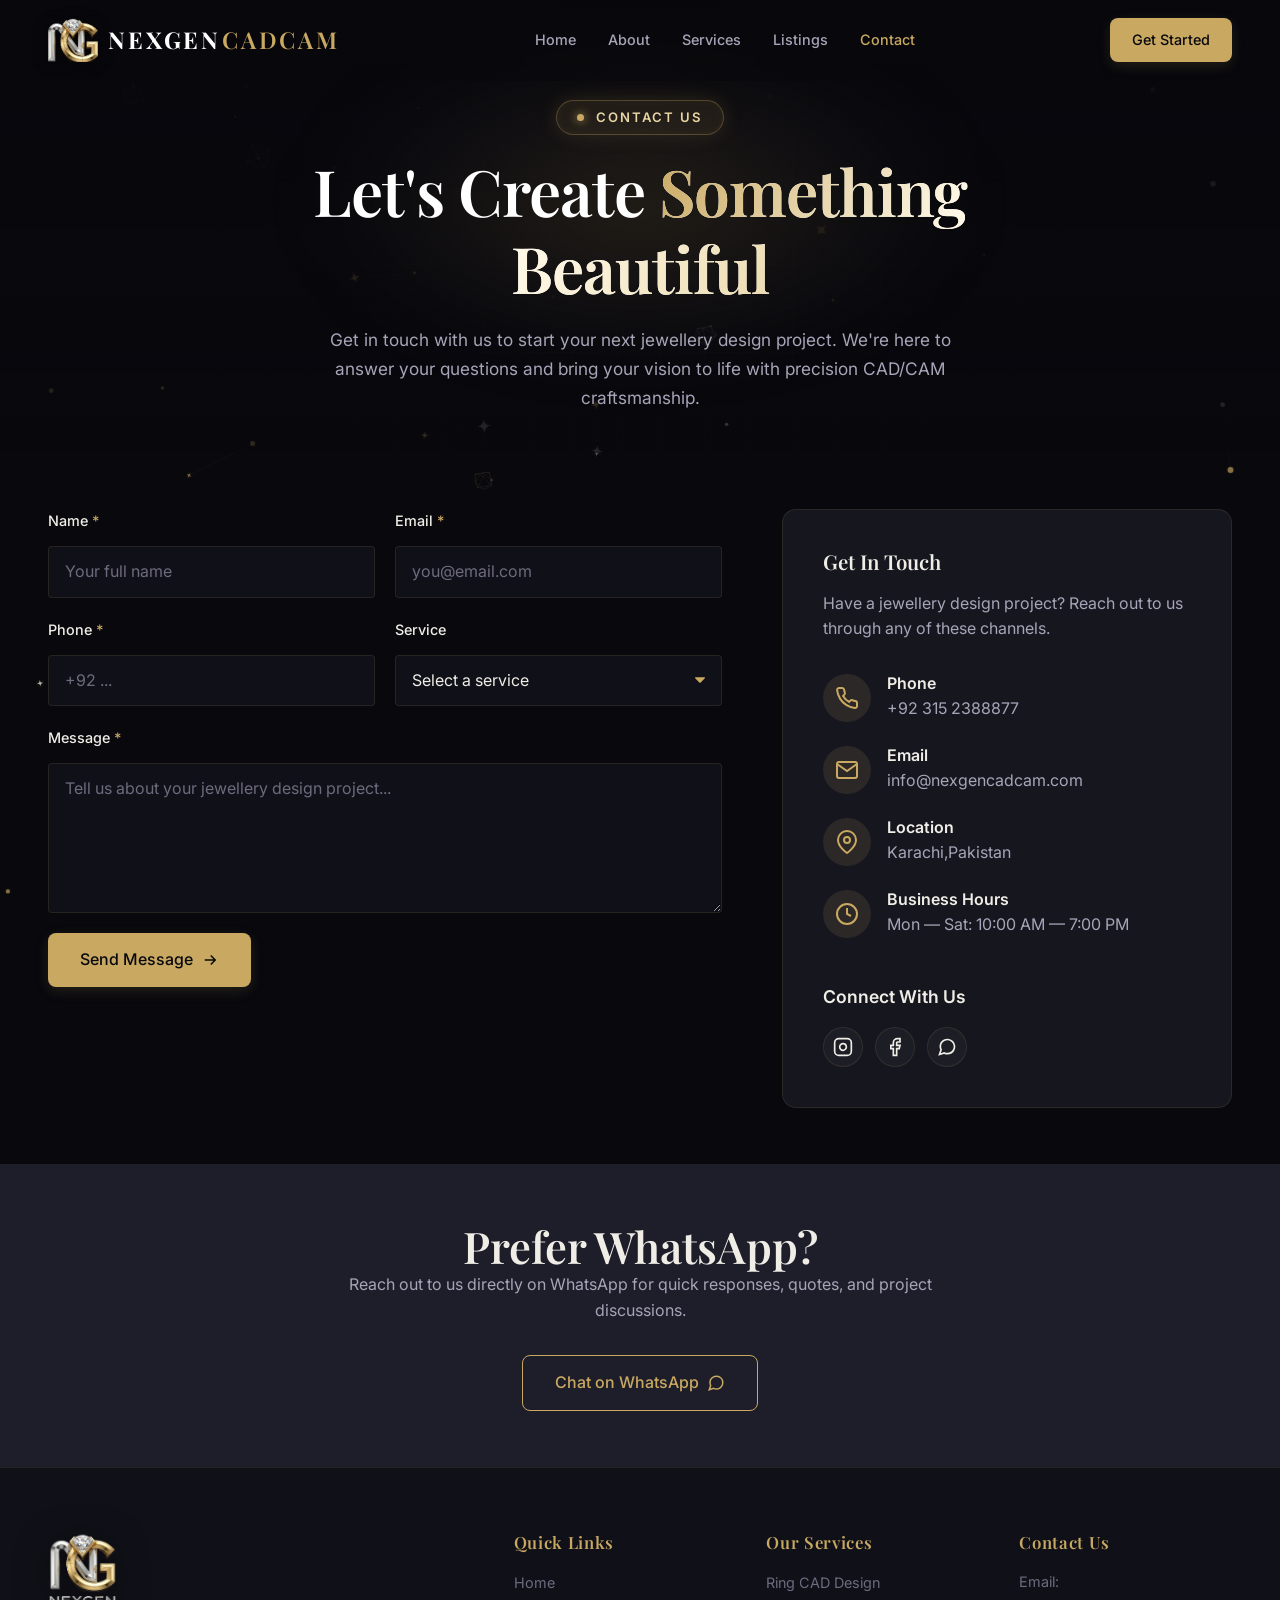
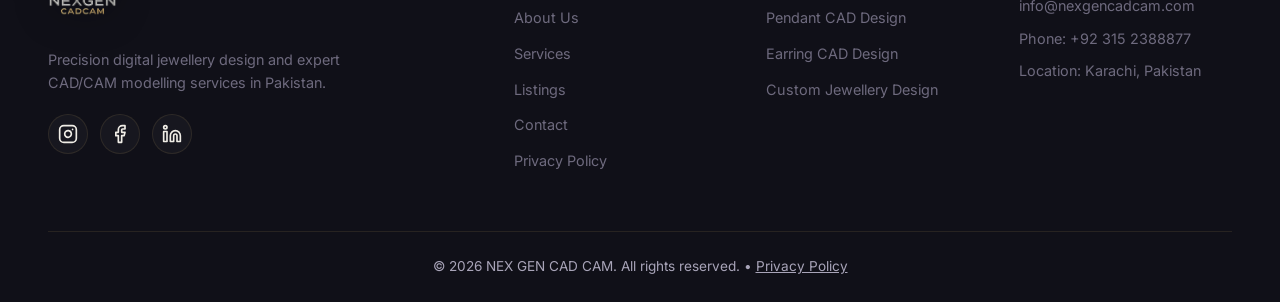
<file: contact.html>
<!DOCTYPE html>
<html lang="en">
<head>
    <meta charset="UTF-8">
    <meta name="viewport" content="width=device-width, initial-scale=1.0">
    <title>Contact NEX GEN CAD CAM | Get Your Jewellery Design Started</title>
    <meta name="description" content="Contact NEX GEN CAD CAM to start your professional jewellery CAD design project. We offer precision 3D modelling and CAD services for rings, pendants, and custom jewellery.">
    <meta name="robots" content="index, follow, max-snippet:-1, max-image-preview:large, max-video-preview:-1">
    <link rel="canonical" href="https://nexgencadcam.com/contact.html">
    <meta property="og:title" content="Contact NEX GEN CAD CAM | Get Your Jewellery Design Started">
    <meta property="og:description" content="Contact NEX GEN CAD CAM to start your professional jewellery CAD design project. We offer precision 3D modelling and CAD services for rings, pendants, and custom jewellery.">
    <meta property="og:type" content="website">
    <link rel="icon" href="images/logo_cropped.png" type="image/png">
    <link rel="apple-touch-icon" href="images/logo_cropped.png">
    <link rel="preconnect" href="https://fonts.googleapis.com">
    <link rel="preconnect" href="https://fonts.gstatic.com" crossorigin>
    <link href="https://fonts.googleapis.com/css2?family=Playfair+Display:wght@400;500;600;700&family=Inter:wght@300;400;500;600&display=swap" rel="stylesheet">
    <link rel="stylesheet" href="css/style.css">
    <style>
        .contact-grid {
            display: grid;
            grid-template-columns: 1fr;
            gap: 40px;
        }
        @media (min-width: 900px) {
            .contact-grid {
                grid-template-columns: 1.5fr 1fr;
                gap: 60px;
            }
        }
        
        /* Form Styling */
        .form-grid {
            display: grid;
            grid-template-columns: 1fr;
            gap: 20px;
        }
        @media (min-width: 600px) {
            .form-grid {
                grid-template-columns: 1fr 1fr;
            }
            .field.full {
                grid-column: 1 / -1;
            }
        }
        
        .field {
            display: flex;
            flex-direction: column;
            gap: 8px;
        }
        .field label {
            font-family: 'Inter', sans-serif;
            font-size: 0.9rem;
            color: var(--text-primary);
        }
        .field label span {
            color: var(--gold);
        }
        .field input, .field select, .field textarea {
            background-color: var(--bg-secondary);
            border: 1px solid var(--border-subtle);
            border-radius: var(--radius-sm);
            padding: 12px 16px;
            color: var(--text-primary);
            font-family: 'Inter', sans-serif;
            font-size: 1rem;
            transition: border-color 0.3s ease;
        }
        .field input:focus, .field select:focus, .field textarea:focus {
            outline: none;
            border-color: var(--gold);
        }
        .field select {
            appearance: none;
            background-image: url("data:image/svg+xml;charset=US-ASCII,%3Csvg%20xmlns%3D%22http%3A%2F%2Fwww.w3.org%2F2000%2Fsvg%22%20width%3D%22292.4%22%20height%3D%22292.4%22%3E%3Cpath%20fill%3D%22%23C9A962%22%20d%3D%22M287%2069.4a17.6%2017.6%200%200%200-13-5.4H18.4c-5%200-9.3%201.8-12.9%205.4A17.6%2017.6%200%200%200%200%2082.2c0%205%201.8%209.3%205.4%2012.9l128%20127.9c3.6%203.6%207.8%205.4%2012.8%205.4s9.2-1.8%2012.8-5.4L287%2095c3.5-3.5%205.4-7.8%205.4-12.8%200-5-1.9-9.2-5.5-12.8z%22%2F%3E%3C%2Fsvg%3E");
            background-repeat: no-repeat;
            background-position: right 16px top 50%;
            background-size: 10px auto;
        }
        .field textarea {
            min-height: 150px;
            resize: vertical;
        }

        /* Contact Info Styling */
        .contact-info {
            background-color: var(--bg-card);
            border: 1px solid var(--border-subtle);
            border-radius: var(--radius-lg);
            padding: 40px;
        }
        .contact-info h3 {
            margin-bottom: 1rem;
            color: var(--text-primary);
        }
        .contact-info > p {
            color: var(--text-secondary);
            margin-bottom: 2rem;
        }
        .contact-info-list {
            display: flex;
            flex-direction: column;
            gap: 24px;
            margin-bottom: 3rem;
        }
        .contact-info-item {
            display: flex;
            gap: 16px;
            align-items: flex-start;
        }
        .ci-icon {
            width: 48px;
            height: 48px;
            border-radius: 50%;
            background-color: var(--gold-glow);
            color: var(--gold);
            display: flex;
            align-items: center;
            justify-content: center;
            flex-shrink: 0;
        }
        .ci-icon svg {
            width: 24px;
            height: 24px;
        }
        .contact-info-item h4 {
            font-family: 'Inter', sans-serif;
            font-size: 1rem;
            margin-bottom: 4px;
            color: var(--text-primary);
        }
        .contact-info-item p {
            color: var(--text-secondary);
            margin: 0;
            line-height: 1.4;
        }
        .contact-info-item small {
            color: var(--text-muted);
            font-size: 0.8rem;
        }

        .social-section h4 {
            font-family: 'Inter', sans-serif;
            font-size: 1.1rem;
            margin-bottom: 16px;
        }
        .social-links {
            display: flex;
            gap: 12px;
        }
        .social-link {
            width: 40px;
            height: 40px;
            border: 1px solid var(--border-subtle);
            border-radius: 50%;
            display: flex;
            align-items: center;
            justify-content: center;
            color: var(--text-primary);
            transition: all 0.3s ease;
        }
        .social-link:hover {
            border-color: var(--gold);
            color: var(--gold);
        }
        .social-link svg {
            width: 20px;
            height: 20px;
        }

    </style>
</head>
<body>
    <canvas id="globalParticleCanvas" class="global-particles-canvas" aria-hidden="true"></canvas>

    <header class="site-header">
        <div class="container header-inner">
            <a href="index.html" class="brand" aria-label="NEXGEN CADCAM Home">
                <img src="images/logo_cropped.png" alt="NEXGEN CADCAM" class="header-logo">
                <span class="brand-text">NEXGEN<span class="brand-accent">CADCAM</span></span>
            </a>
            <nav class="nav-primary" aria-label="Primary">
                <a href="index.html">Home</a>
                <a href="about.html">About</a>
                <a href="services.html">Services</a>
                <a href="listings.html">Listings</a>
                <a href="contact.html" aria-current="page">Contact</a>
            </nav>
            <div class="header-actions">
                <a href="contact.html" class="btn btn-primary btn-sm">Get Started</a>
                <button class="nav-toggle" aria-label="Toggle navigation menu" aria-expanded="false">
                    <span></span>
                    <span></span>
                    <span></span>
                </button>
            </div>
        </div>
    </header>

    <nav class="nav-panel" aria-label="Mobile">
        <button class="nav-panel-close" aria-label="Close menu">
            <svg viewBox="0 0 24 24" fill="none" stroke="currentColor" stroke-width="1.8"><path d="M6 6l12 12M18 6L6 18"/></svg>
        </button>
        <a href="index.html">Home</a>
        <a href="about.html">About</a>
        <a href="services.html">Services</a>
        <a href="listings.html">Listings</a>
        <a href="contact.html" aria-current="page">Contact</a>
        <a href="contact.html" class="btn btn-primary btn-block">Get Started</a>
    </nav>

    <main>
        <section class="section hero-section page-hero" style="padding-top: calc(var(--header-h) + 20px);">
            <div class="page-hero-mesh" aria-hidden="true"></div>
            <div class="container">
                <div class="page-hero-content text-center" data-reveal>
                    <span class="eyebrow"><span class="live-status-dot"></span> Contact Us</span>
                    <h1>Let's Create <span class="shimmer-gold-text">Something Beautiful</span></h1>
                    <p class="lede">Get in touch with us to start your next jewellery design project. We're here to answer your questions and bring your vision to life with precision CAD/CAM craftsmanship.</p>
                </div>
            </div>
        </section>

        <section class="section">
            <div class="container contact-grid">
                <div data-reveal>
                    <form action="https://formspree.io/f/mqpepbzr" method="POST" data-contact-form novalidate>
                        <div class="form-grid">
                            <div class="field" data-invalid="false">
                                <label for="name">Name <span>*</span></label>
                                <input type="text" id="name" name="name" placeholder="Your full name" required aria-required="true">
                                <span class="field-error" role="alert"></span>
                            </div>
                            <div class="field" data-invalid="false">
                                <label for="email">Email <span>*</span></label>
                                <input type="email" id="email" name="email" placeholder="you@email.com" required aria-required="true">
                                <span class="field-error" role="alert"></span>
                            </div>
                            <div class="field" data-invalid="false">
                                <label for="phone">Phone <span>*</span></label>
                                <input type="tel" id="phone" name="phone" placeholder="+92 ..." required aria-required="true">
                                <span class="field-error" role="alert"></span>
                            </div>
                            <div class="field" data-invalid="false">
                                <label for="service">Service</label>
                                <select id="service" name="service">
                                    <option value="">Select a service</option>
                                    <option>Ring CAD Design</option>
                                    <option>Pendant CAD Design</option>
                                    <option>Earring CAD Design</option>
                                    <option>Bracelet CAD Design</option>
                                    <option>Jewellery 3D Modelling</option>
                                    <option>Custom Jewellery CAD</option>
                                    <option>Design Modification</option>
                                    <option>Other</option>
                                </select>
                            </div>
                            <div class="field full" data-invalid="false">
                                <label for="message">Message <span>*</span></label>
                                <textarea id="message" name="message" placeholder="Tell us about your jewellery design project..." required aria-required="true"></textarea>
                                <span class="field-error" role="alert"></span>
                            </div>
                        </div>
                        <button type="submit" class="btn btn-primary" style="margin-top:20px;">
                            Send Message <svg viewBox="0 0 24 24" fill="none" stroke="currentColor" stroke-width="2" width="18" height="18"><path d="M5 12h14M13 6l6 6-6 6"/></svg>
                        </button>
                        <div class="form-status" role="status" aria-live="polite" style="display:none; margin-top: 10px;">
                            <svg viewBox="0 0 24 24" fill="none" stroke="currentColor" stroke-width="2" width="20" height="20"><path d="M8 12l3 3 5-6"/><circle cx="12" cy="12" r="9"/></svg>
                            <span></span>
                        </div>
                    </form>
                </div>

                <div class="contact-info" data-reveal>
                    <h3>Get In Touch</h3>
                    <p>Have a jewellery design project? Reach out to us through any of these channels.</p>
                    
                    <div class="contact-info-list">
                        <div class="contact-info-item">
                            <div class="ci-icon">
                                <svg viewBox="0 0 24 24" fill="none" stroke="currentColor" stroke-width="2"><path d="M22 16.92v3a2 2 0 0 1-2.18 2 19.79 19.79 0 0 1-8.63-3.07 19.5 19.5 0 0 1-6-6 19.79 19.79 0 0 1-3.07-8.67A2 2 0 0 1 4.11 2h3a2 2 0 0 1 2 1.72 12.84 12.84 0 0 0 .7 2.81 2 2 0 0 1-.45 2.11L8.09 9.91a16 16 0 0 0 6 6l1.27-1.27a2 2 0 0 1 2.11-.45 12.84 12.84 0 0 0 2.81.7A2 2 0 0 1 22 16.92z"></path></svg>
                            </div>
                            <div>
                                <h4>Phone</h4>
                                <p>+92 315 2388877</p>
                                <small></small>
                            </div>
                        </div>
                        <div class="contact-info-item">
                            <div class="ci-icon">
                                <svg viewBox="0 0 24 24" fill="none" stroke="currentColor" stroke-width="2"><path d="M4 4h16c1.1 0 2 .9 2 2v12c0 1.1-.9 2-2 2H4c-1.1 0-2-.9-2-2V6c0-1.1.9-2 2-2z"></path><polyline points="22,6 12,13 2,6"></polyline></svg>
                            </div>
                            <div>
                                <h4>Email</h4>
                                <p>info@nexgencadcam.com</p>
                                <small></small>
                            </div>
                        </div>
                        <div class="contact-info-item">
                            <div class="ci-icon">
                                <svg viewBox="0 0 24 24" fill="none" stroke="currentColor" stroke-width="2"><path d="M21 10c0 7-9 13-9 13s-9-6-9-13a9 9 0 0 1 18 0z"></path><circle cx="12" cy="10" r="3"></circle></svg>
                            </div>
                            <div>
                                <h4>Location</h4>
                                <p>Karachi,Pakistan</p>
                                <small></small>
                            </div>
                        </div>
                        <div class="contact-info-item">
                            <div class="ci-icon">
                                <svg viewBox="0 0 24 24" fill="none" stroke="currentColor" stroke-width="2"><circle cx="12" cy="12" r="10"></circle><polyline points="12 6 12 12 16 14"></polyline></svg>
                            </div>
                            <div>
                                <h4>Business Hours</h4>
                                <p>Mon &mdash; Sat: 10:00 AM &mdash; 7:00 PM</p>
                            </div>
                        </div>
                    </div>

                    <div class="social-section">
                        <h4>Connect With Us</h4>
                        <div class="social-links">
                            <a href="https://www.instagram.com/nexgencadcam/" class="social-link" aria-label="Instagram">
                                <svg viewBox="0 0 24 24" fill="none" stroke="currentColor" stroke-width="2"><rect x="2" y="2" width="20" height="20" rx="5" ry="5"></rect><path d="M16 11.37A4 4 0 1 1 12.63 8 4 4 0 0 1 16 11.37z"></path><line x1="17.5" y1="6.5" x2="17.51" y2="6.5"></line></svg>
                            </a>
                            <a href="https://www.facebook.com/profile.php?id=61595338136196" class="social-link" aria-label="Facebook">
                                <svg viewBox="0 0 24 24" fill="none" stroke="currentColor" stroke-width="2"><path d="M18 2h-3a5 5 0 0 0-5 5v3H7v4h3v8h4v-8h3l1-4h-4V7a1 1 0 0 1 1-1h3z"></path></svg>
                            </a>
                           <a href="https://wa.me/923152388877" target="_blank" class="social-link" aria-label="WhatsApp">
    <svg viewBox="0 0 24 24" fill="none" stroke="currentColor" stroke-width="2">
        <path d="M21 11.5a8.38 8.38 0 0 1-.9 3.8 8.5 8.5 0 0 1-7.6 4.7 8.38 8.38 0 0 1-3.8-.9L3 21l1.9-5.7a8.38 8.38 0 0 1-.9-3.8 8.5 8.5 0 0 1 4.7-7.6 8.38 8.38 0 0 1 3.8-.9h.5a8.48 8.48 0 0 1 8 8v.5z"></path>
    </svg>
</a>
                        </div>
                    </div>
                </div>
            </div>
        </section>

        <section class="section" style="background-color: var(--bg-elevated);">
            <div class="container text-center" data-reveal>
                <h2>Prefer WhatsApp?</h2>
                <p style="margin-bottom: 2rem; max-width: 600px; margin-inline: auto;">Reach out to us directly on WhatsApp for quick responses, quotes, and project discussions.</p>
                <a href="https://wa.me/923152388877" target="_blank" class="btn btn-secondary">Chat on WhatsApp <svg viewBox="0 0 24 24" fill="none" stroke="currentColor" stroke-width="2" width="18" height="18"><path d="M21 11.5a8.38 8.38 0 0 1-.9 3.8 8.5 8.5 0 0 1-7.6 4.7 8.38 8.38 0 0 1-3.8-.9L3 21l1.9-5.7a8.38 8.38 0 0 1-.9-3.8 8.5 8.5 0 0 1 4.7-7.6 8.38 8.38 0 0 1 3.8-.9h.5a8.48 8.48 0 0 1 8 8v.5z"></path></svg></a>
            </div>
        </section>
    </main>

    <footer class="site-footer">
        <div class="container">
            <div class="footer-grid grid-4">
                <div class="footer-brand">
                    <a href="index.html" class="brand" aria-label="NEXGEN CADCAM Home">
                        <img src="images/NEXGEN LOGO.png" alt="NEXGEN CADCAM" class="footer-logo">
                    </a>
          <p>Precision digital jewellery design and expert CAD/CAM modelling services in Pakistan.</p>
          <div class="social-links">
            <a href="https://www.instagram.com/nexgencadcam/" class="social-link" aria-label="Instagram" target="_blank" rel="noopener">
              <svg viewBox="0 0 24 24" width="18" height="18" fill="none" stroke="currentColor" stroke-width="2" stroke-linecap="round" stroke-linejoin="round">
                <rect x="2" y="2" width="20" height="20" rx="5" ry="5"></rect>
                <path d="M16 11.37A4 4 0 1 1 12.63 8 4 4 0 0 1 16 11.37z"></path>
                <line x1="17.5" y1="6.5" x2="17.51" y2="6.5"></line>
              </svg>
            </a>
            <a href="https://www.facebook.com/profile.php?id=61595338136196" class="social-link" aria-label="Facebook" target="_blank" rel="noopener">
              <svg viewBox="0 0 24 24" width="18" height="18" fill="none" stroke="currentColor" stroke-width="2" stroke-linecap="round" stroke-linejoin="round">
                <path d="M18 2h-3a5 5 0 0 0-5 5v3H7v4h3v8h4v-8h3l1-4h-4V7a1 1 0 0 1 1-1h3z"></path>
              </svg>
            </a>
            <a href="https://www.linkedin.com/in/nexgen-cadcam-432089442/?isSelfProfile=true" class="social-link" aria-label="LinkedIn" target="_blank" rel="noopener">
              <svg viewBox="0 0 24 24" width="18" height="18" fill="none" stroke="currentColor" stroke-width="2" stroke-linecap="round" stroke-linejoin="round">
                <path d="M16 8a6 6 0 0 1 6 6v7h-4v-7a2 2 0 0 0-2-2 2 2 0 0 0-2 2v7h-4v-7a6 6 0 0 1 6-6z"></path>
                <rect x="2" y="9" width="4" height="12"></rect>
                <circle cx="4" cy="4" r="2"></circle>
              </svg>
            </a>
                    </div>
                </div>
                <div class="footer-links">
                    <h4>Quick Links</h4>
                    <ul>
                        <li><a href="index.html">Home</a></li>
                        <li><a href="about.html">About Us</a></li>
                        <li><a href="services.html">Services</a></li>
                        <li><a href="listings.html">Listings</a></li>
                        <li><a href="contact.html">Contact</a></li>
                        <li><a href="privacy-policy.html">Privacy Policy</a></li>
                    </ul>
                </div>
                <div class="footer-links">
                    <h4>Our Services</h4>
                    <ul>
                        <li><a href="services.html">Ring CAD Design</a></li>
                        <li><a href="services.html">Pendant CAD Design</a></li>
                        <li><a href="services.html">Earring CAD Design</a></li>
                        <li><a href="services.html">Custom Jewellery Design</a></li>
                    </ul>
                </div>
                <div class="footer-contact">
                    <h4>Contact Us</h4>
                    <p>Email: <a href="mailto:info@nexgencadcam.com">info@nexgencadcam.com</a></p>
                    <p>Phone: <a href="tel:+923152388877">+92 315 2388877</a></p>
                    <p>Location: Karachi, Pakistan</p>
                </div>
            </div>
            <div class="footer-bottom">
                <p>&copy; <span data-year>2026</span> NEX GEN CAD CAM. All rights reserved. &bull; <a href="privacy-policy.html" style="color:var(--text-secondary);text-decoration:underline;">Privacy Policy</a></p>
            </div>
        </div>
    </footer>

    <button class="back-to-top" aria-label="Back to top">
        <svg viewBox="0 0 24 24" fill="none" stroke="currentColor" stroke-width="2"><path d="M12 19V5M6 11l6-6 6 6"/></svg>
    </button>

    <script src="js/main.js" defer></script>
</body>
</html>
</file>
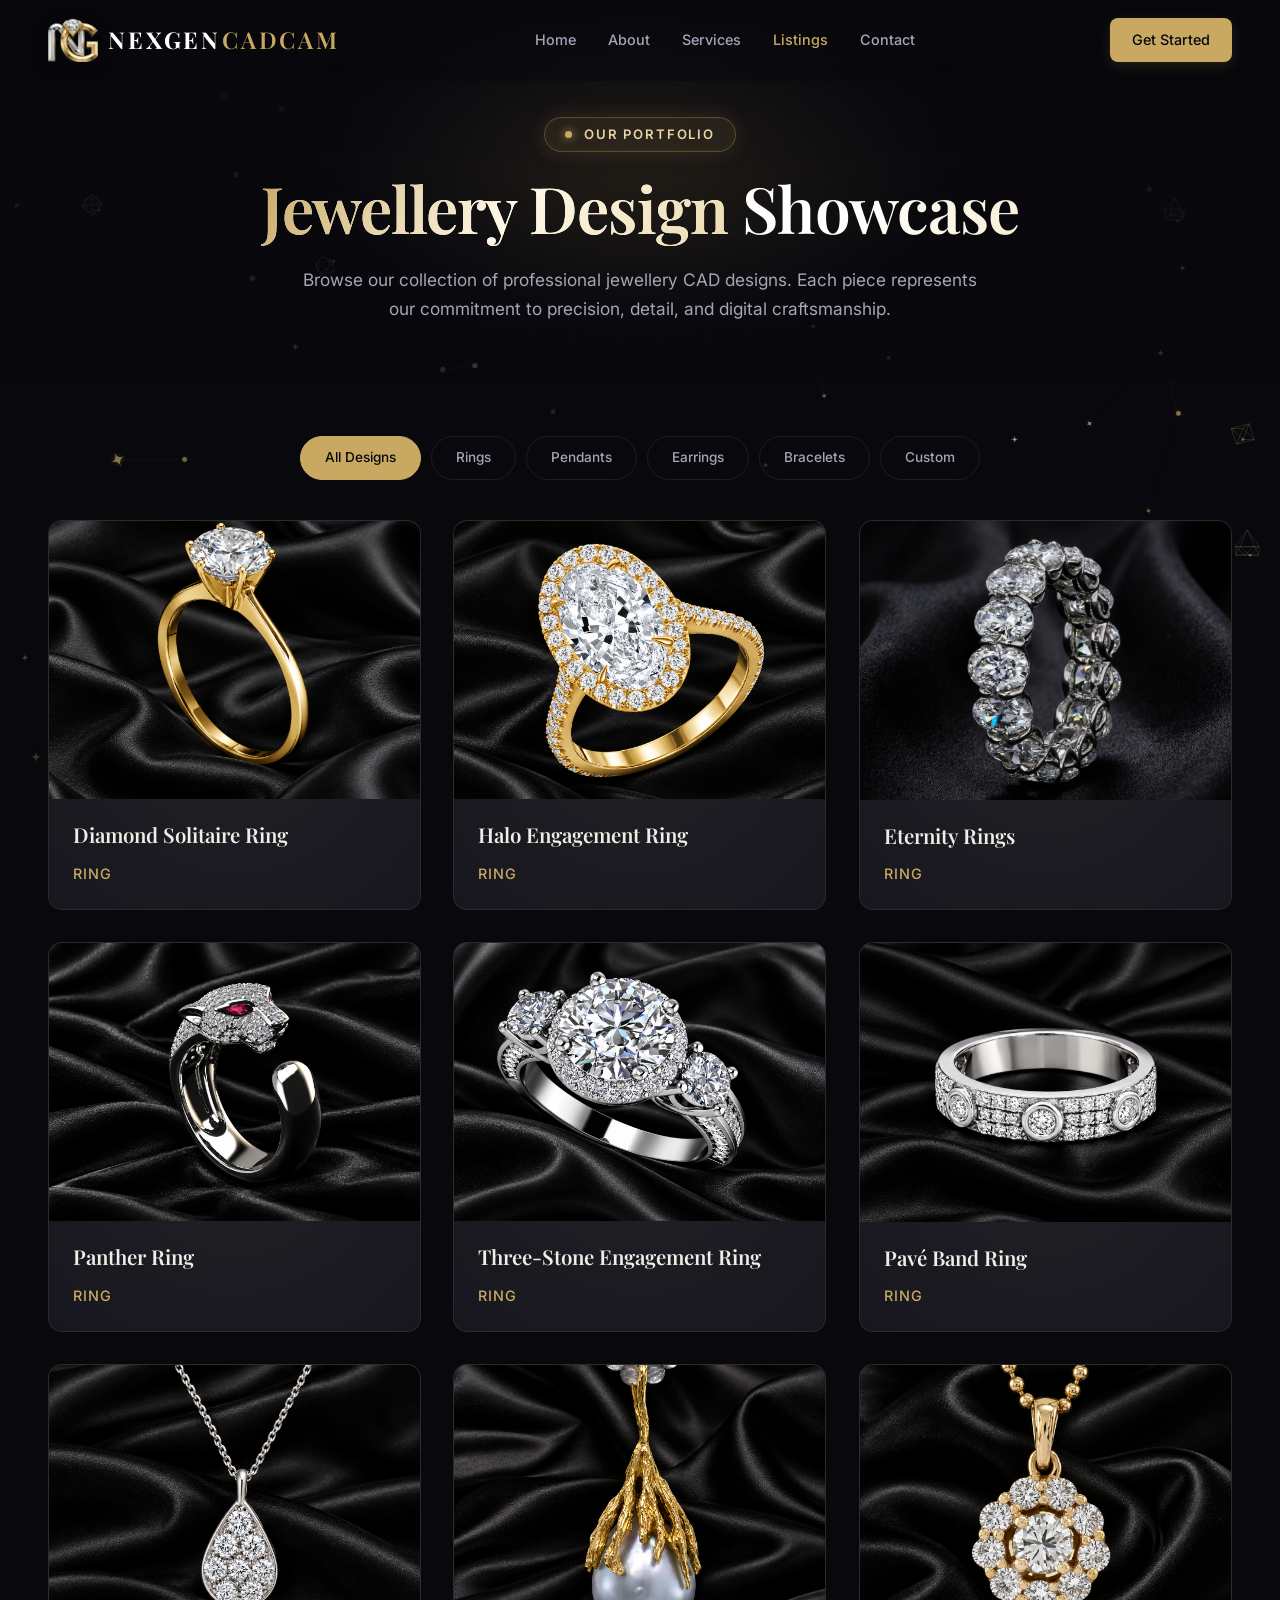
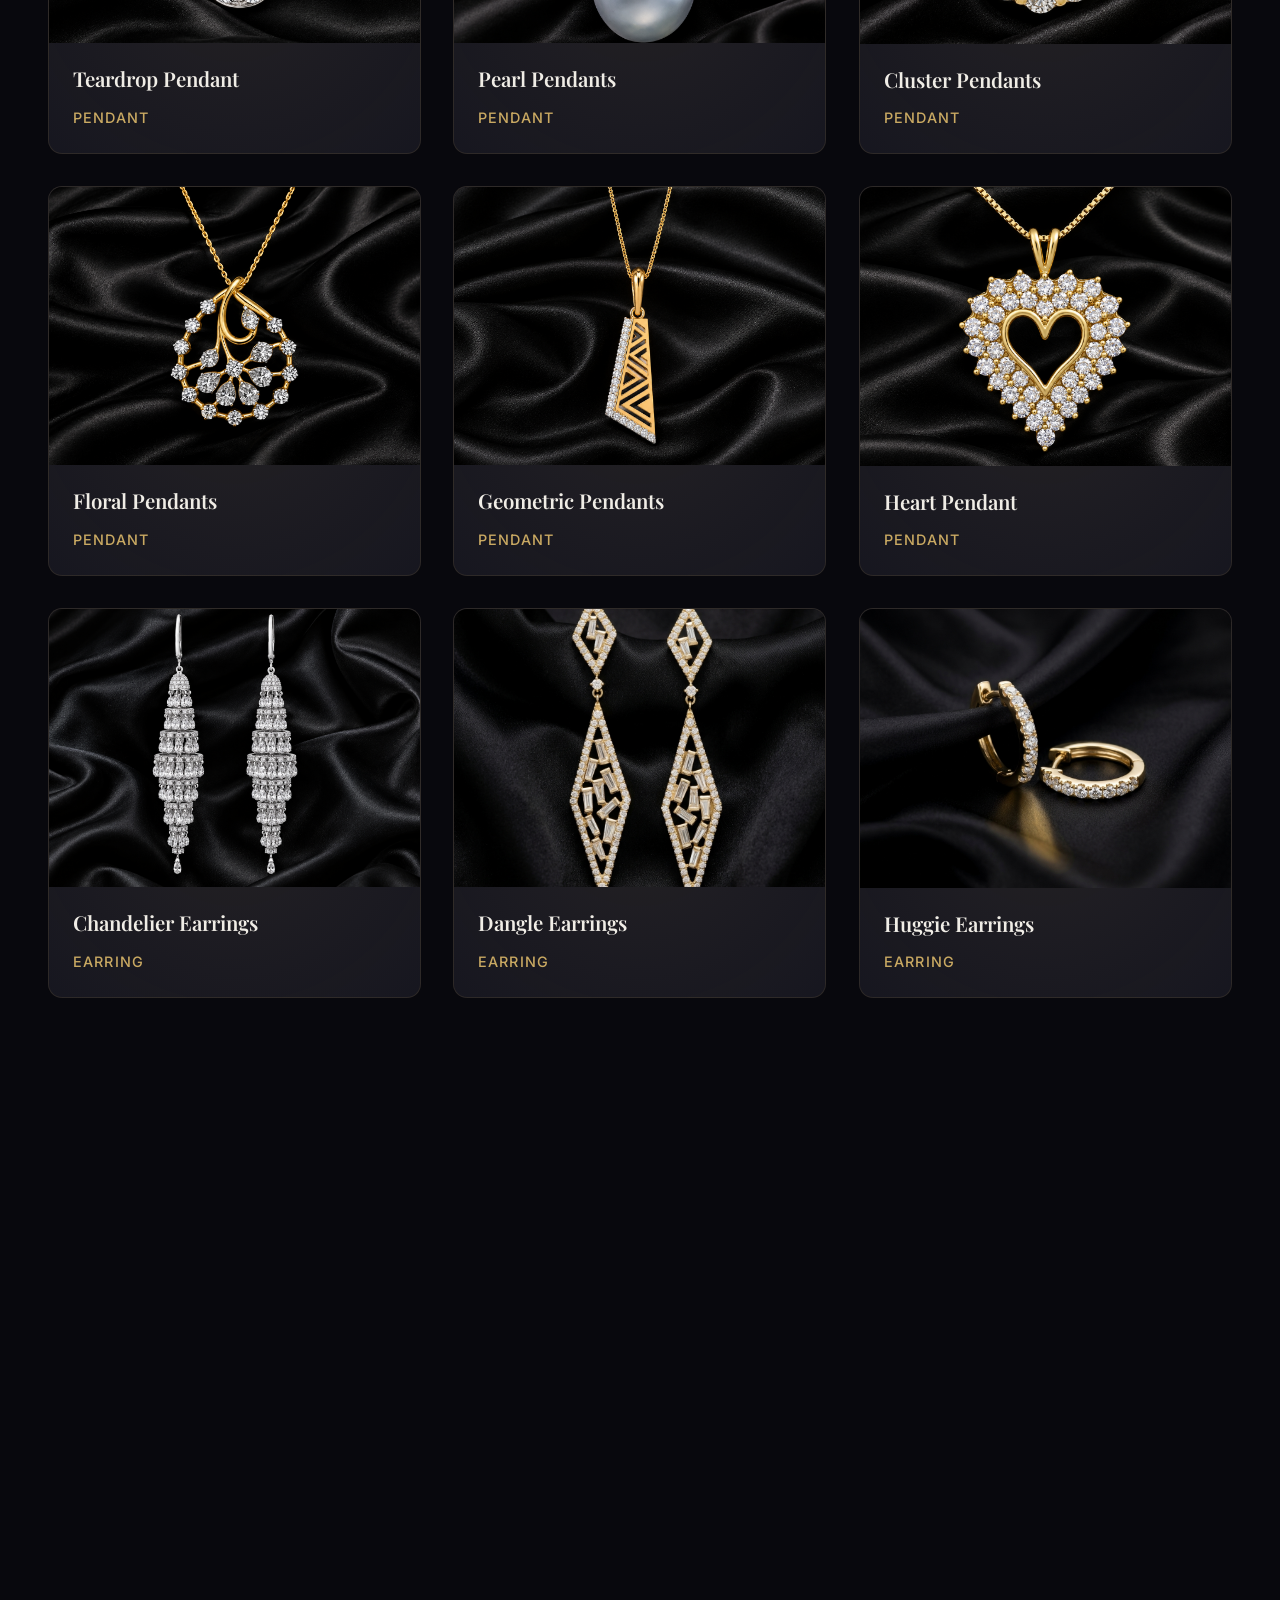
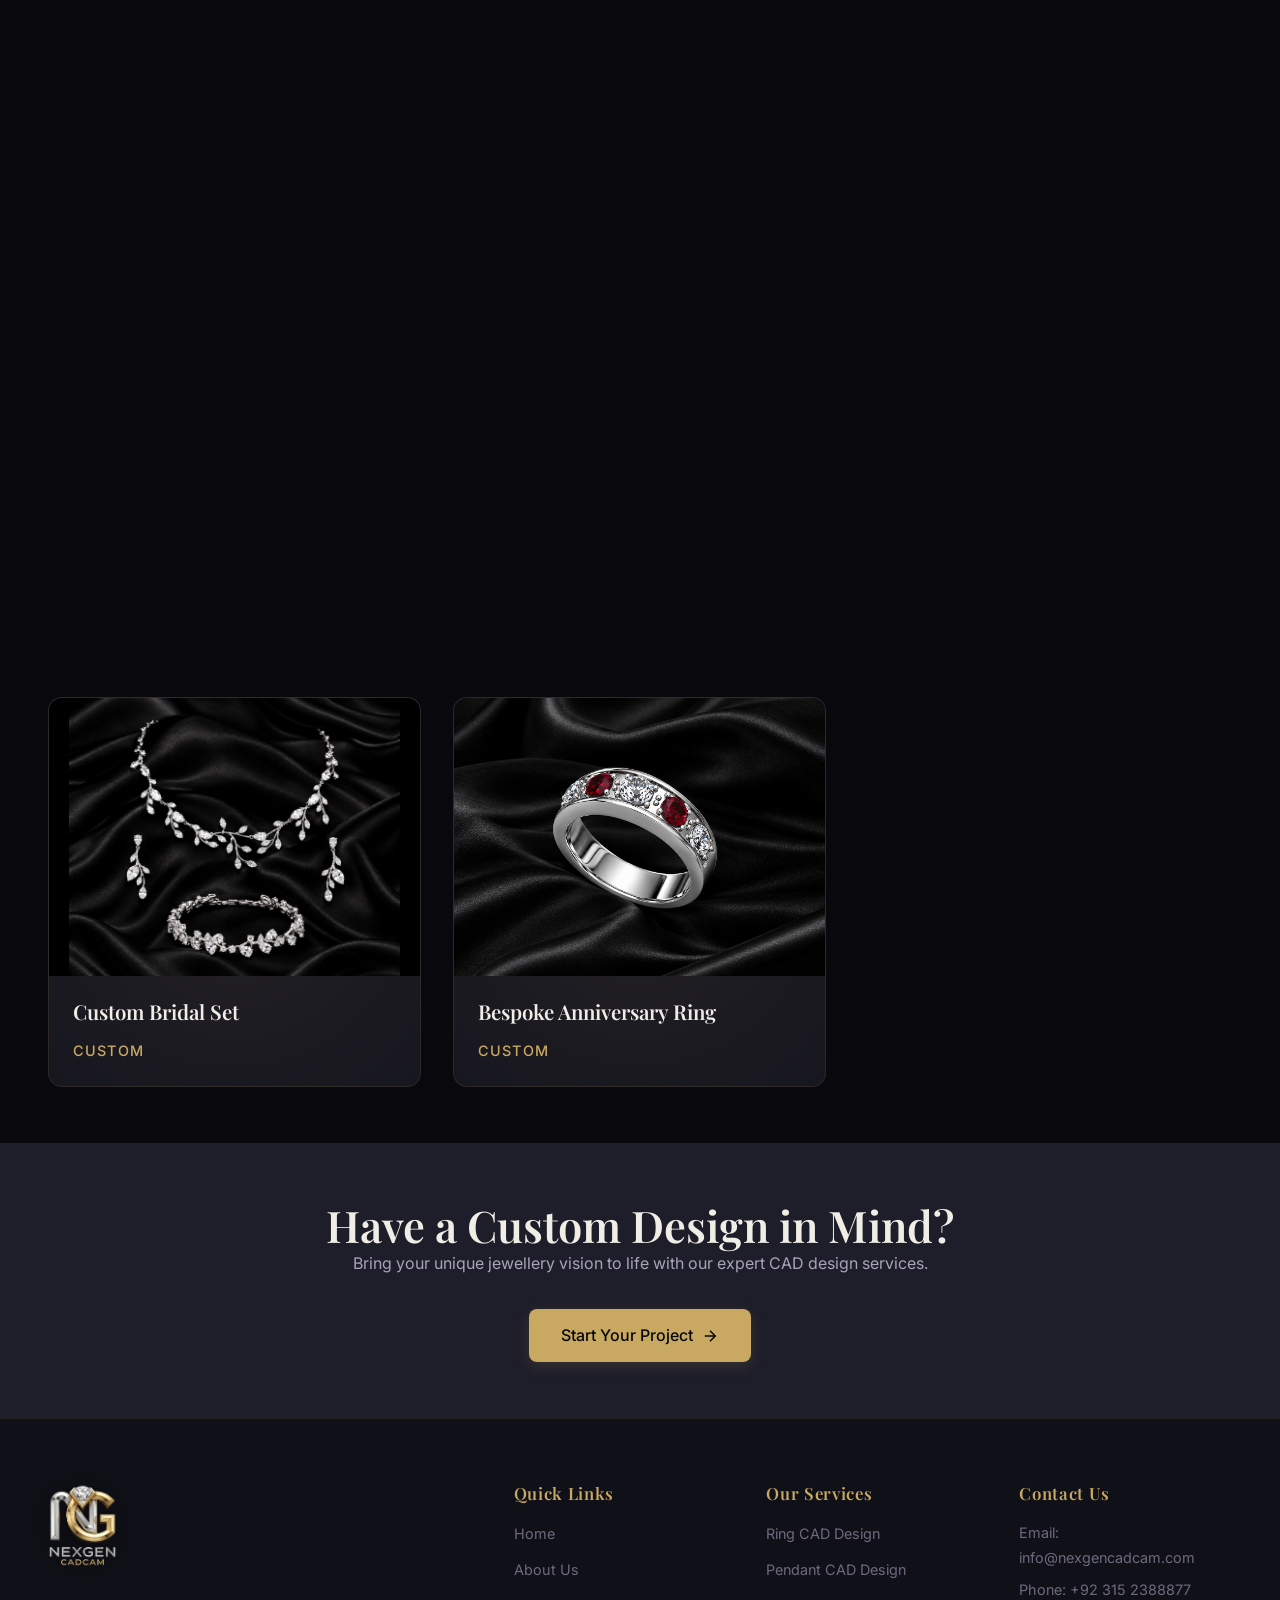
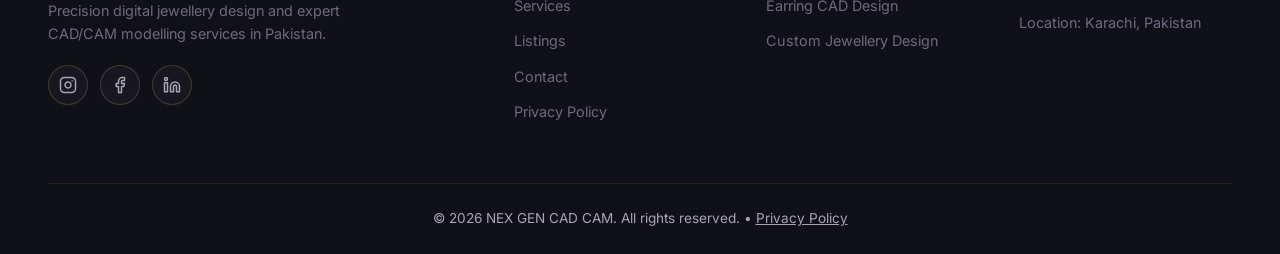
<file: listings.html>
<!DOCTYPE html>
<html lang="en">
<head>
    <meta charset="UTF-8">
    <meta name="viewport" content="width=device-width, initial-scale=1.0">
    <title>Jewellery Design Portfolio | NEX GEN CAD CAM</title>
    <meta name="description" content="Browse our portfolio of professional jewellery CAD designs including rings, pendants, earrings, bracelets, and custom jewellery pieces.">
    <meta name="robots" content="index, follow, max-snippet:-1, max-image-preview:large, max-video-preview:-1">
    <link rel="canonical" href="https://nexgencadcam.com/listings.html">
    <meta property="og:title" content="Jewellery Design Portfolio | NEX GEN CAD CAM">
    <meta property="og:description" content="Browse our portfolio of professional jewellery CAD designs including rings, pendants, earrings, bracelets, and custom jewellery pieces.">
    <meta property="og:type" content="website">
    <link rel="icon" href="images/logo_cropped.png" type="image/png">
    <link rel="apple-touch-icon" href="images/logo_cropped.png">
    <link rel="preconnect" href="https://fonts.googleapis.com">
    <link rel="preconnect" href="https://fonts.gstatic.com" crossorigin>
    <link href="https://fonts.googleapis.com/css2?family=Playfair+Display:wght@400;500;600;700&family=Inter:wght@300;400;500;600&display=swap" rel="stylesheet">
    <link rel="stylesheet" href="css/style.css">
</head>
<body>
    <canvas id="globalParticleCanvas" class="global-particles-canvas" aria-hidden="true"></canvas>

    <header class="site-header">
        <div class="container header-inner">
            <a href="index.html" class="brand" aria-label="NEXGEN CADCAM Home">
                <img src="images/logo_cropped.png" alt="NEXGEN CADCAM" class="header-logo">
                <span class="brand-text">NEXGEN<span class="brand-accent">CADCAM</span></span>
            </a>
            <nav class="nav-primary" aria-label="Primary">
                <a href="index.html">Home</a>
                <a href="about.html">About</a>
                <a href="services.html">Services</a>
                <a href="listings.html" aria-current="page">Listings</a>
                <a href="contact.html">Contact</a>
            </nav>
            <div class="header-actions">
                <a href="contact.html" class="btn btn-primary btn-sm">Get Started</a>
                <button class="nav-toggle" aria-label="Toggle navigation menu" aria-expanded="false">
                    <span></span>
                    <span></span>
                    <span></span>
                </button>
            </div>
        </div>
    </header>

    <nav class="nav-panel" aria-label="Mobile">
        <button class="nav-panel-close" aria-label="Close menu">
            <svg viewBox="0 0 24 24" fill="none" stroke="currentColor" stroke-width="1.8"><path d="M6 6l12 12M18 6L6 18"/></svg>
        </button>
        <a href="index.html">Home</a>
        <a href="about.html">About</a>
        <a href="services.html">Services</a>
        <a href="listings.html" aria-current="page">Listings</a>
        <a href="contact.html">Contact</a>
        <a href="contact.html" class="btn btn-primary btn-block">Get Started</a>
    </nav>

    <main>
        <section class="section hero-section page-hero" style="padding-top: calc(var(--header-h) + 20px);">
            <div class="page-hero-mesh" aria-hidden="true"></div>
            <div class="container">
                <div class="page-hero-content text-center" data-reveal>
                    <span class="eyebrow"><span class="live-status-dot"></span> Our Portfolio</span>
                    <h1><span class="shimmer-gold-text">Jewellery Design</span> Showcase</h1>
                    <p class="lede">Browse our collection of professional jewellery CAD designs. Each piece represents our commitment to precision, detail, and digital craftsmanship.</p>
                </div>
            </div>
        </section>

        <section class="section">
            <div class="container">
                <div class="filter-bar" data-filter-bar role="group" aria-label="Filter designs by category">
                    <button class="filter-btn is-active" data-filter="all" aria-pressed="true">All Designs</button>
                    <button class="filter-btn" data-filter="ring" aria-pressed="false">Rings</button>
                    <button class="filter-btn" data-filter="pendant" aria-pressed="false">Pendants</button>
                    <button class="filter-btn" data-filter="earring" aria-pressed="false">Earrings</button>
                    <button class="filter-btn" data-filter="bracelet" aria-pressed="false">Bracelets</button>
                    <button class="filter-btn" data-filter="custom" aria-pressed="false">Custom</button>
                </div>

                <div class="grid-3 portfolio-grid">
                    <article class="portfolio-card card" data-category="ring" data-reveal>
                        <div class="card-media">
                            <img loading="lazy" src="images/diomad solitarie ring listing.png" alt="Diamond Solitaire Ring" data-fallback="Diamond Solitaire Ring">
                            <div class="card-overlay">
                                <h3>Diamond Solitaire Ring</h3>
                                <p>Classic elegance with precise gem setting.</p>
                                <a href="contact.html" class="btn btn-primary btn-sm">Enquire</a>
                            </div>
                        </div>
                        <div class="card-body">
                            <h3>Diamond Solitaire Ring</h3>
                            <p class="card-category">ring</p>
                        </div>
                    </article>

                    <article class="portfolio-card card" data-category="ring" data-reveal>
                        <div class="card-media">
                            <img loading="lazy" src="images/halo engagement ring listing.png" alt="Halo Engagement Ring" data-fallback="Halo Engagement Ring">
                            <div class="card-overlay">
                                <h3>Halo Engagement Ring</h3>
                                <p>Intricate detailing and antique aesthetics.</p>
                                <a href="contact.html" class="btn btn-primary btn-sm">Enquire</a>
                            </div>
                        </div>
                        <div class="card-body">
                            <h3>Halo Engagement Ring</h3>
                            <p class="card-category">ring</p>
                        </div>
                    </article>

                    <article class="portfolio-card card" data-category="ring" data-reveal>
                        <div class="card-media">
                            <img loading="lazy" src="images/Eternity Rings listing.jfif" alt="Eternity Rings" data-fallback="Eternity Rings">
                            <div class="card-overlay">
                                <h3>Eternity Rings</h3>
                                <p>Timeless design with a continuous band of diamonds.</p>
                                <a href="contact.html" class="btn btn-primary btn-sm">Enquire</a>
                            </div>
                        </div>
                        <div class="card-body">
                            <h3>Eternity Rings</h3>
                            <p class="card-category">ring</p>
                        </div>
                    </article>

                     <article class="portfolio-card card" data-category="ring" data-reveal>
                        <div class="card-media">
                            <img loading="lazy" src="images/panther ring listing.png" alt="Pantherr Ring" data-fallback="Panther Ring">
                            <div class="card-overlay">
                                <h3>Panther Ring</h3>
                                <p>Bold panther-inspired design with sparkling diamonds and intricate detailing.</p>
                                <a href="contact.html" class="btn btn-primary btn-sm">Enquire</a>
                            </div>
                        </div>
                        <div class="card-body">
                            <h3>Panther Ring</h3>
                            <p class="card-category">ring</p>
                        </div>
                    </article>

                    <article class="portfolio-card card" data-category="ring" data-reveal>
                        <div class="card-media">
                            <img loading="lazy" src="images/three stone engagement ring listing.png" alt="Three-Stone Engagement Ring" data-fallback="Three-Stone Engagement Ring">
                            <div class="card-overlay">
                                <h3>Three-Stone Engagement Ring</h3>
                                <p>Symbolizing past, present, and future.</p>
                                <a href="contact.html" class="btn btn-primary btn-sm">Enquire</a>
                            </div>
                        </div>
                        <div class="card-body">
                            <h3>Three-Stone Engagement Ring</h3>
                            <p class="card-category">ring</p>
                        </div>
                    </article>

                    <article class="portfolio-card card" data-category="ring" data-reveal>
                        <div class="card-media">
                            <img loading="lazy" src="images/Pavé Band Ring listing.png" alt="Pavé Band Ring" data-fallback="Pavé Band Ring">
                            <div class="card-overlay">
                                <h3>Pavé Band Ring</h3>
                                <p>Continuous sparkle with micro-pavé setting.</p>
                                <a href="contact.html" class="btn btn-primary btn-sm">Enquire</a>
                            </div>
                        </div>
                        <div class="card-body">
                            <h3>Pavé Band Ring</h3>
                            <p class="card-category">ring</p>
                        </div>
                    </article>

                    <article class="portfolio-card card" data-category="pendant" data-reveal>
                        <div class="card-media">
                            <img loading="lazy" src="images/tear drop pendant listing.png" alt="Teardrop Pendant" data-fallback="Teardrop Pendant">
                            <div class="card-overlay">
                                <h3>Teardrop Pendant</h3>
                                <p>Graceful teardrop design with central gem.</p>
                                <a href="contact.html" class="btn btn-primary btn-sm">Enquire</a>
                            </div>
                        </div>
                        <div class="card-body">
                            <h3>Teardrop Pendant</h3>
                            <p class="card-category">pendant</p>
                        </div>
                    </article>

                    <article class="portfolio-card card" data-category="pendant" data-reveal>
                        <div class="card-media">
                            <img loading="lazy" src="images/Pearl Pendants listing.png" alt="Pearl Pendants" data-fallback="Pearl Pendants">
                            <div class="card-overlay">
                                <h3>Pearl Pendants</h3>
                                <p>Delicate pearl pendants with intricate designs.</p>
                                <a href="contact.html" class="btn btn-primary btn-sm">Enquire</a>
                            </div>
                        </div>
                        <div class="card-body">
                            <h3>Pearl Pendants</h3>
                            <p class="card-category">pendant</p>
                        </div>
                    </article>

                    <article class="portfolio-card card" data-category="pendant" data-reveal>
                        <div class="card-media">
                            <img loading="lazy" src="images/Cluster Pendants listing.png" alt="Cluster Pendants" data-fallback="Cluster Pendants">
                            <div class="card-overlay">
                                <h3>Cluster Pendants</h3>
                                <p>Stunning cluster designs with multiple gems.</p>
                                <a href="contact.html" class="btn btn-primary btn-sm">Enquire</a>
                            </div>
                        </div>
                        <div class="card-body">
                            <h3>Cluster Pendants</h3>
                            <p class="card-category">pendant</p>
                        </div>
                    </article>

                    <article class="portfolio-card card" data-category="pendant" data-reveal>
                        <div class="card-media">
                            <img loading="lazy" src="images/Floral Pendants listing.png" alt="Floral Pendants" data-fallback="Floral Pendants">
                            <div class="card-overlay">
                                <h3>Floral Pendants</h3>
                                <p>Elegant floral designs with intricate detailing.</p>
                                <a href="contact.html" class="btn btn-primary btn-sm">Enquire</a>
                            </div>
                        </div>
                        <div class="card-body">
                            <h3>Floral Pendants</h3>
                            <p class="card-category">pendant</p>
                        </div>
                    </article>

                    <article class="portfolio-card card" data-category="pendant" data-reveal>
                        <div class="card-media">
                            <img loading="lazy" src="images/Geometric Pendants listing.png" alt="Geometric Pendants" data-fallback="Geometric Pendants">
                            <div class="card-overlay">
                                <h3>Geometric Pendants</h3>
                                <p>Modern geometric designs with clean lines.</p>
                                <a href="contact.html" class="btn btn-primary btn-sm">Enquire</a>
                            </div>
                        </div>
                        <div class="card-body">
                            <h3>Geometric Pendants</h3>
                            <p class="card-category">pendant</p>
                        </div>
                    </article>

                    <article class="portfolio-card card" data-category="pendant" data-reveal>
                        <div class="card-media">
                            <img loading="lazy" src="images/heart pendent listing.png" alt="Heart Pendant" data-fallback="Heart Pendant">
                            <div class="card-overlay">
                                <h3>Heart Pendant</h3>
                                <p>Classic romantic heart motif in gold.</p>
                                <a href="contact.html" class="btn btn-primary btn-sm">Enquire</a>
                            </div>
                        </div>
                        <div class="card-body">
                            <h3>Heart Pendant</h3>
                            <p class="card-category">pendant</p>
                        </div>
                    </article>

                    <article class="portfolio-card card" data-category="earring" data-reveal>
                        <div class="card-media">
                            <img loading="lazy" src="images/chandelier earing listing.png" alt="Chandelier Earrings" data-fallback="Chandelier Earrings">
                            <div class="card-overlay">
                                <h3>Chandelier Earrings</h3>
                                <p>Intricate cascading gems for evening wear.</p>
                                <a href="contact.html" class="btn btn-primary btn-sm">Enquire</a>
                            </div>
                        </div>
                        <div class="card-body">
                            <h3>Chandelier Earrings</h3>
                            <p class="card-category">earring</p>
                        </div>
                    </article>

                    <article class="portfolio-card card" data-category="earring" data-reveal>
                        <div class="card-media">
                            <img loading="lazy" src="images/Dangle Earrings listing.jfif" alt="Dangle Earrings" data-fallback="Dangle Earrings">
                            <div class="card-overlay">
                                <h3>Dangle Earrings</h3>
                                <p>Graceful dangling gems for a touch of elegance.</p>
                                <a href="contact.html" class="btn btn-primary btn-sm">Enquire</a>
                            </div>
                        </div>
                        <div class="card-body">
                            <h3>Dangle Earrings</h3>
                            <p class="card-category">earring</p>
                        </div>
                    </article>

                    <article class="portfolio-card card" data-category="earring" data-reveal>
                        <div class="card-media">
                            <img loading="lazy" src="images/Huggie Earrings listing.jfif" alt="Huggie Earrings" data-fallback="Huggie Earrings">
                            <div class="card-overlay">
                                <h3>Huggie Earrings</h3>
                                <p>Soft and comfortable for everyday wear.</p>
                                <a href="contact.html" class="btn btn-primary btn-sm">Enquire</a>
                            </div>
                        </div>
                        <div class="card-body">
                            <h3>Huggie Earrings</h3>
                            <p class="card-category">earring</p>
                        </div>
                    </article>

                    <article class="portfolio-card card" data-category="earring" data-reveal>
                        <div class="card-media">
                            <img loading="lazy" src="images/Cluster Earrings listing.jfif" alt="Cluster Earrings" data-fallback="Cluster Earrings">
                            <div class="card-overlay">
                                <h3>Cluster Earrings</h3>
                                <p>Compact and charming for a subtle statement.</p>
                                <a href="contact.html" class="btn btn-primary btn-sm">Enquire</a>
                            </div>
                        </div>
                        <div class="card-body">
                            <h3>Cluster Earrings</h3>
                            <p class="card-category">earring</p>
                        </div>
                    </article>

                    <article class="portfolio-card card" data-category="earring" data-reveal>
                        <div class="card-media">
                            <img loading="lazy" src="images/jhumka earing listing.jfif" alt="Jhumka Earrings" data-fallback="Jhumka Earrings">
                            <div class="card-overlay">
                                <h3>Jhumka Earrings</h3>
                                <p>Traditional and elegant for a touch of cultural flair.</p>
                                <a href="contact.html" class="btn btn-primary btn-sm">Enquire</a>
                            </div>
                        </div>
                        <div class="card-body">
                            <h3>Jhumka Earrings</h3>
                            <p class="card-category">earring</p>
                        </div>
                    </article>

                    <article class="portfolio-card card" data-category="earring" data-reveal>
                        <div class="card-media">
                            <img loading="lazy" src="images/diomand stud earings listing.png" alt="Diamond Stud Earrings" data-fallback="Diamond Stud Earrings">
                            <div class="card-overlay">
                                <h3>Diamond Stud Earrings</h3>
                                <p>Minimalist diamond studs for everyday elegance.</p>
                                <a href="contact.html" class="btn btn-primary btn-sm">Enquire</a>
                            </div>
                        </div>
                        <div class="card-body">
                            <h3>Diamond Stud Earrings</h3>
                            <p class="card-category">earring</p>
                        </div>
                    </article>

                    <article class="portfolio-card card" data-category="bracelet" data-reveal>
                        <div class="card-media">
                            <img loading="lazy" src="images/tennis braclet listing.png" alt="Tennis Bracelet" data-fallback="Tennis Bracelet">
                            <div class="card-overlay">
                                <h3>Tennis Bracelet</h3>
                                <p>Flexible link design with continuous diamonds.</p>
                                <a href="contact.html" class="btn btn-primary btn-sm">Enquire</a>
                            </div>
                        </div>
                        <div class="card-body">
                            <h3>Tennis Bracelet</h3>
                            <p class="card-category">bracelet</p>
                        </div>
                    </article>

                     <article class="portfolio-card card" data-category="bracelet" data-reveal>
                        <div class="card-media">
                            <img loading="lazy" src="images/stiff bracelet listing.png" alt="Stiff Bracelet" data-fallback="Stiff Bracelet">
                            <div class="card-overlay">
                                <h3>Stiff Bracelet</h3>
                                <p>Rigid, elegant design with a continuous diamond-studded finish.</p>
                                <a href="contact.html" class="btn btn-primary btn-sm">Enquire</a>
                            </div>
                        </div>
                        <div class="card-body">
                            <h3>Stiff Bracelet</h3>
                            <p class="card-category">bracelet</p>
                        </div>
                    </article>

                    <article class="portfolio-card card" data-category="bracelet" data-reveal>
                        <div class="card-media">
                            <img loading="lazy" src="images/Bangle listing.png" alt="Bangle" data-fallback="Bangle">
                            <div class="card-overlay">
                                <h3>Bangle</h3>
                                <p>Handcrafted beaded designs with vibrant colors and intricate patterns.</p>
                                <a href="contact.html" class="btn btn-primary btn-sm">Enquire</a>
                            </div>
                        </div>
                        <div class="card-body">
                            <h3>Bangle</h3>
                            <p class="card-category">bracelet</p>
                        </div>
                    </article>

                    <article class="portfolio-card card" data-category="bracelet" data-reveal>
                        <div class="card-media">
                            <img loading="lazy" src="images/Beaded Bracelets listing.png" alt="Beaded Bracelets" data-fallback="Beaded Bracelets">
                            <div class="card-overlay">
                                <h3>Beaded Bracelets</h3>
                                <p>Handcrafted beaded designs with vibrant colors and intricate patterns.</p>
                                <a href="contact.html" class="btn btn-primary btn-sm">Enquire</a>
                            </div>
                        </div>
                        <div class="card-body">
                            <h3>Beaded Bracelets</h3>
                            <p class="card-category">bracelet</p>
                        </div>
                    </article>

                    <article class="portfolio-card card" data-category="bracelet" data-reveal>
                        <div class="card-media">
                            <img loading="lazy" src="images/chain bracelet listing.png" alt="Chain Bracelet" data-fallback="Chain Bracelet">
                            <div class="card-overlay">
                                <h3>Chain Bracelet</h3>
                                <p>Delicate, refined design with an elegant flowing pattern and a polished, timeless finish.</p>
                                <a href="contact.html" class="btn btn-primary btn-sm">Enquire</a>
                            </div>
                        </div>
                        <div class="card-body">
                            <h3>Chain Bracelet</h3>
                            <p class="card-category">bracelet</p>
                        </div>
                    </article>

                    <article class="portfolio-card card" data-category="bracelet" data-reveal>
                        <div class="card-media">
                            <img loading="lazy" src="images/cuff bracelet listing.png" alt="Cuff Bracelet" data-fallback="Cuff Bracelet">
                            <div class="card-overlay">
                                <h3>Cuff Bracelet</h3>
                                <p>Sleek, structured design with a bold polished finish and an elegant open-cuff silhouette.</p>
                                <a href="contact.html" class="btn btn-primary btn-sm">Enquire</a>
                            </div>
                        </div>
                        <div class="card-body">
                            <h3>Cuff Bracelet</h3>
                            <p class="card-category">bracelet</p>
                        </div>
                    </article>

                    <article class="portfolio-card card" data-category="custom" data-reveal>
                        <div class="card-media">
                            <img loading="lazy" src="images/custom bridal set listing.png" alt="Custom Bridal Set" data-fallback="Custom Bridal Set" style="object-fit: contain; background-color: #000;">
                            <div class="card-overlay">
                                <h3>Custom Bridal Set</h3>
                                <p>Complete royal bridal necklace, haram, maang tikka, earrings & waistbelt set.</p>
                                <a href="contact.html" class="btn btn-primary btn-sm">Enquire</a>
                            </div>
                        </div>
                        <div class="card-body">
                            <h3>Custom Bridal Set</h3>
                            <p class="card-category">custom</p>
                        </div>
                    </article>

                    <article class="portfolio-card card" data-category="custom" data-reveal>
                        <div class="card-media">
                            <img loading="lazy" src="images/Bespoke Anniversary Ring listing.png" alt="Bespoke Anniversary Ring" data-fallback="Bespoke Anniversary Ring">
                            <div class="card-overlay">
                                <h3>Bespoke Anniversary Ring</h3>
                                <p>Custom multi-gemstone ring design.</p>
                                <a href="contact.html" class="btn btn-primary btn-sm">Enquire</a>
                            </div>
                        </div>
                        <div class="card-body">
                            <h3>Bespoke Anniversary Ring</h3>
                            <p class="card-category">custom</p>
                        </div>
                    </article>
                </div>
                
                <div data-filter-empty style="display:none" class="text-center" data-reveal>
                    <p style="color:var(--text-muted);padding:60px 0;">No designs found in this category.</p>
                </div>
            </div>
        </section>

        <section class="section" style="background-color: var(--bg-elevated);">
            <div class="container text-center" data-reveal>
                <h2>Have a Custom Design in Mind?</h2>
                <p style="margin-bottom: 2rem;">Bring your unique jewellery vision to life with our expert CAD design services.</p>
                <a href="contact.html" class="btn btn-primary">Start Your Project <svg viewBox="0 0 24 24" fill="none" stroke="currentColor" stroke-width="2" width="18" height="18"><path d="M5 12h14M12 5l7 7-7 7"/></svg></a>
            </div>
        </section>
    </main>

    <footer class="site-footer">
        <div class="container">
            <div class="footer-grid grid-4">
                <div class="footer-brand">
                    <a href="index.html" class="brand" aria-label="NEXGEN CADCAM Home">
                        <img src="images/NEXGEN LOGO.png" alt="NEXGEN CADCAM" class="footer-logo">
                     </a>
          <p>Precision digital jewellery design and expert CAD/CAM modelling services in Pakistan.</p>
          <div class="social-links">
            <a href="https://www.instagram.com/nexgencadcam/" class="social-link" aria-label="Instagram" target="_blank" rel="noopener">
              <svg viewBox="0 0 24 24" width="18" height="18" fill="none" stroke="currentColor" stroke-width="2" stroke-linecap="round" stroke-linejoin="round">
                <rect x="2" y="2" width="20" height="20" rx="5" ry="5"></rect>
                <path d="M16 11.37A4 4 0 1 1 12.63 8 4 4 0 0 1 16 11.37z"></path>
                <line x1="17.5" y1="6.5" x2="17.51" y2="6.5"></line>
              </svg>
            </a>
            <a href="https://www.facebook.com/profile.php?id=61595338136196" class="social-link" aria-label="Facebook" target="_blank" rel="noopener">
              <svg viewBox="0 0 24 24" width="18" height="18" fill="none" stroke="currentColor" stroke-width="2" stroke-linecap="round" stroke-linejoin="round">
                <path d="M18 2h-3a5 5 0 0 0-5 5v3H7v4h3v8h4v-8h3l1-4h-4V7a1 1 0 0 1 1-1h3z"></path>
              </svg>
            </a>
            <a href="https://www.linkedin.com/in/nexgen-cadcam-432089442/?isSelfProfile=true" class="social-link" aria-label="LinkedIn" target="_blank" rel="noopener">
              <svg viewBox="0 0 24 24" width="18" height="18" fill="none" stroke="currentColor" stroke-width="2" stroke-linecap="round" stroke-linejoin="round">
                <path d="M16 8a6 6 0 0 1 6 6v7h-4v-7a2 2 0 0 0-2-2 2 2 0 0 0-2 2v7h-4v-7a6 6 0 0 1 6-6z"></path>
                <rect x="2" y="9" width="4" height="12"></rect>
                <circle cx="4" cy="4" r="2"></circle>
              </svg>
            </a>
            
                    </div>
                </div>
                <div class="footer-links">
                    <h4>Quick Links</h4>
                    <ul>
                        <li><a href="index.html">Home</a></li>
                        <li><a href="about.html">About Us</a></li>
                        <li><a href="services.html">Services</a></li>
                        <li><a href="listings.html">Listings</a></li>
                        <li><a href="contact.html">Contact</a></li>
                        <li><a href="privacy-policy.html">Privacy Policy</a></li>
                    </ul>
                </div>
                <div class="footer-links">
                    <h4>Our Services</h4>
                    <ul>
                        <li><a href="services.html">Ring CAD Design</a></li>
                        <li><a href="services.html">Pendant CAD Design</a></li>
                        <li><a href="services.html">Earring CAD Design</a></li>
                        <li><a href="services.html">Custom Jewellery Design</a></li>
                    </ul>
                </div>
                <div class="footer-contact">
                    <h4>Contact Us</h4>
                    <p>Email: <a href="mailto:info@nexgencadcam.com">info@nexgencadcam.com</a></p>
                    <p>Phone: <a href="tel:+923152388877">+92 315 2388877</a></p>
                    <p>Location: Karachi, Pakistan</p>
                </div>
            </div>
            <div class="footer-bottom">
                <p>&copy; <span data-year>2026</span> NEX GEN CAD CAM. All rights reserved. &bull; <a href="privacy-policy.html" style="color:var(--text-secondary);text-decoration:underline;">Privacy Policy</a></p>
            </div>
        </div>
    </footer>

    <button class="back-to-top" aria-label="Back to top">
        <svg viewBox="0 0 24 24" fill="none" stroke="currentColor" stroke-width="2"><path d="M12 19V5M6 11l6-6 6 6"/></svg>
    </button>

    <script src="js/main.js" defer></script>
</body>
</html>
</file>
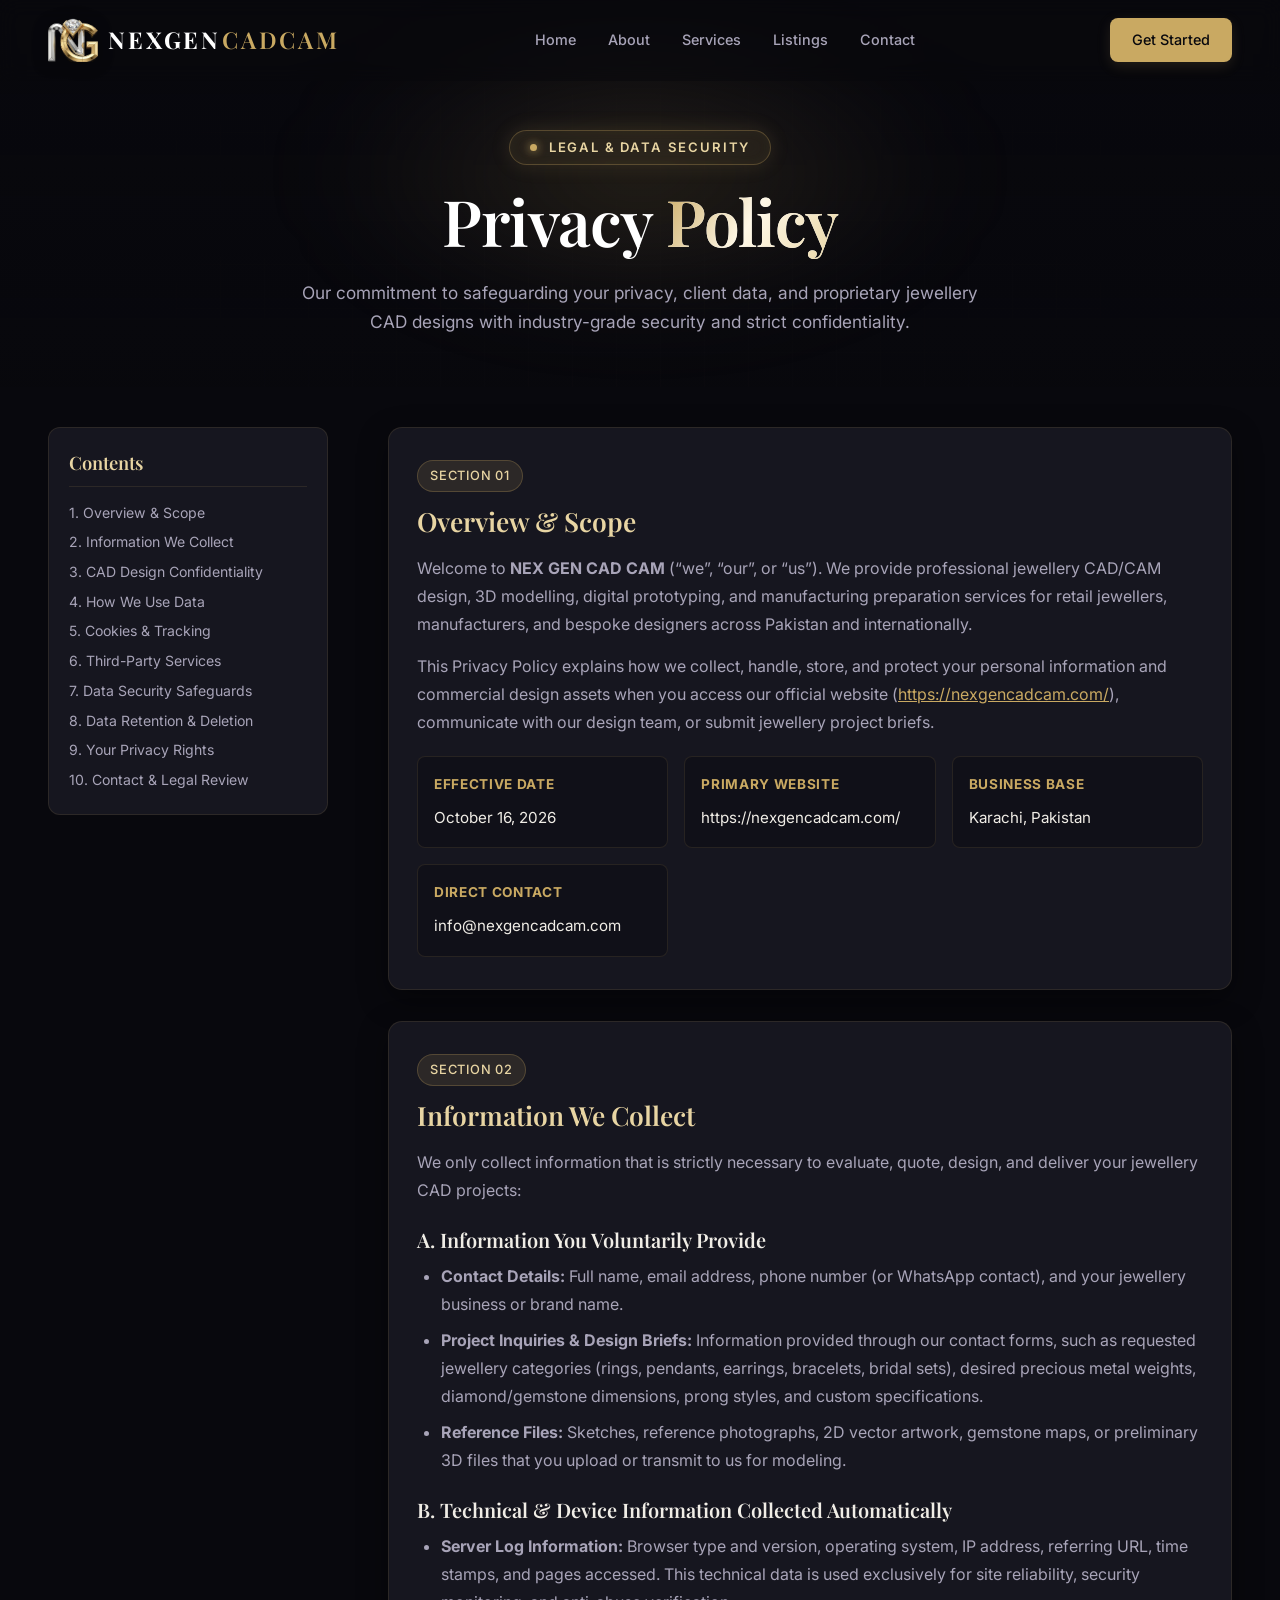
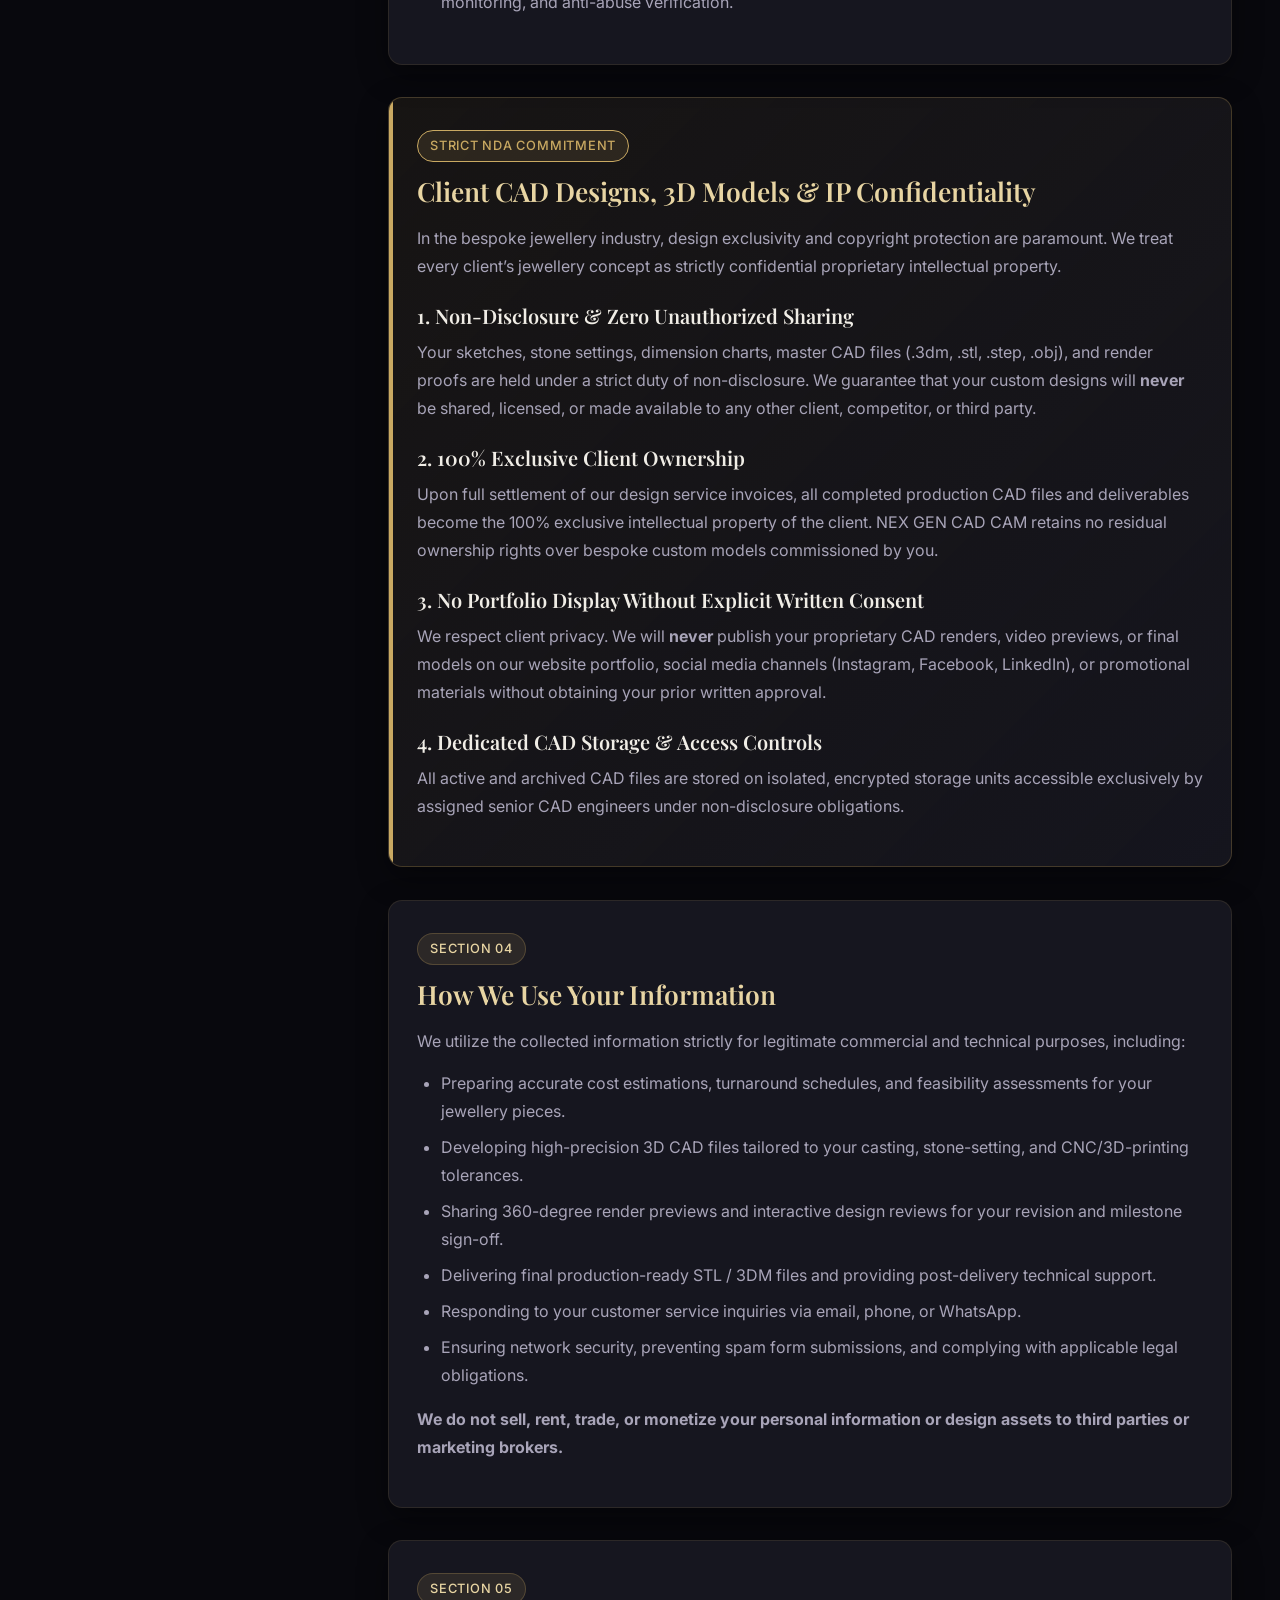
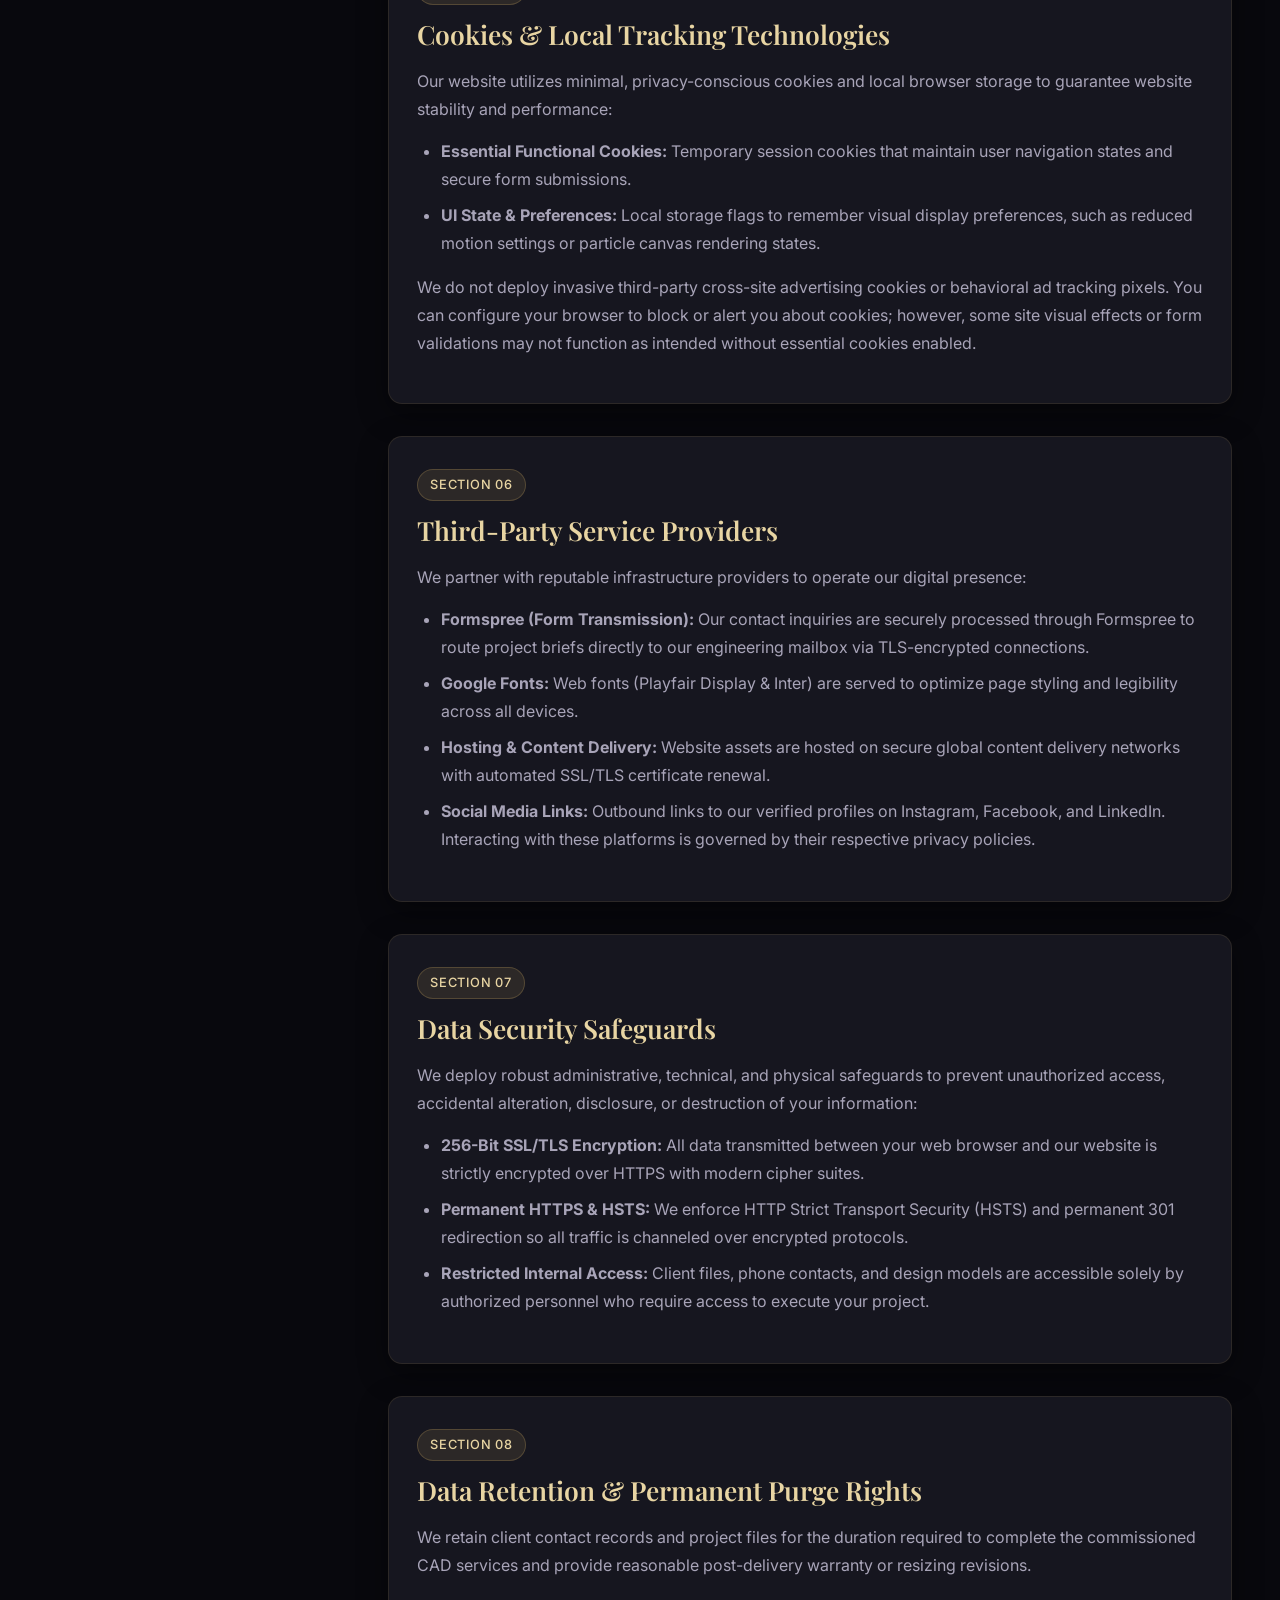
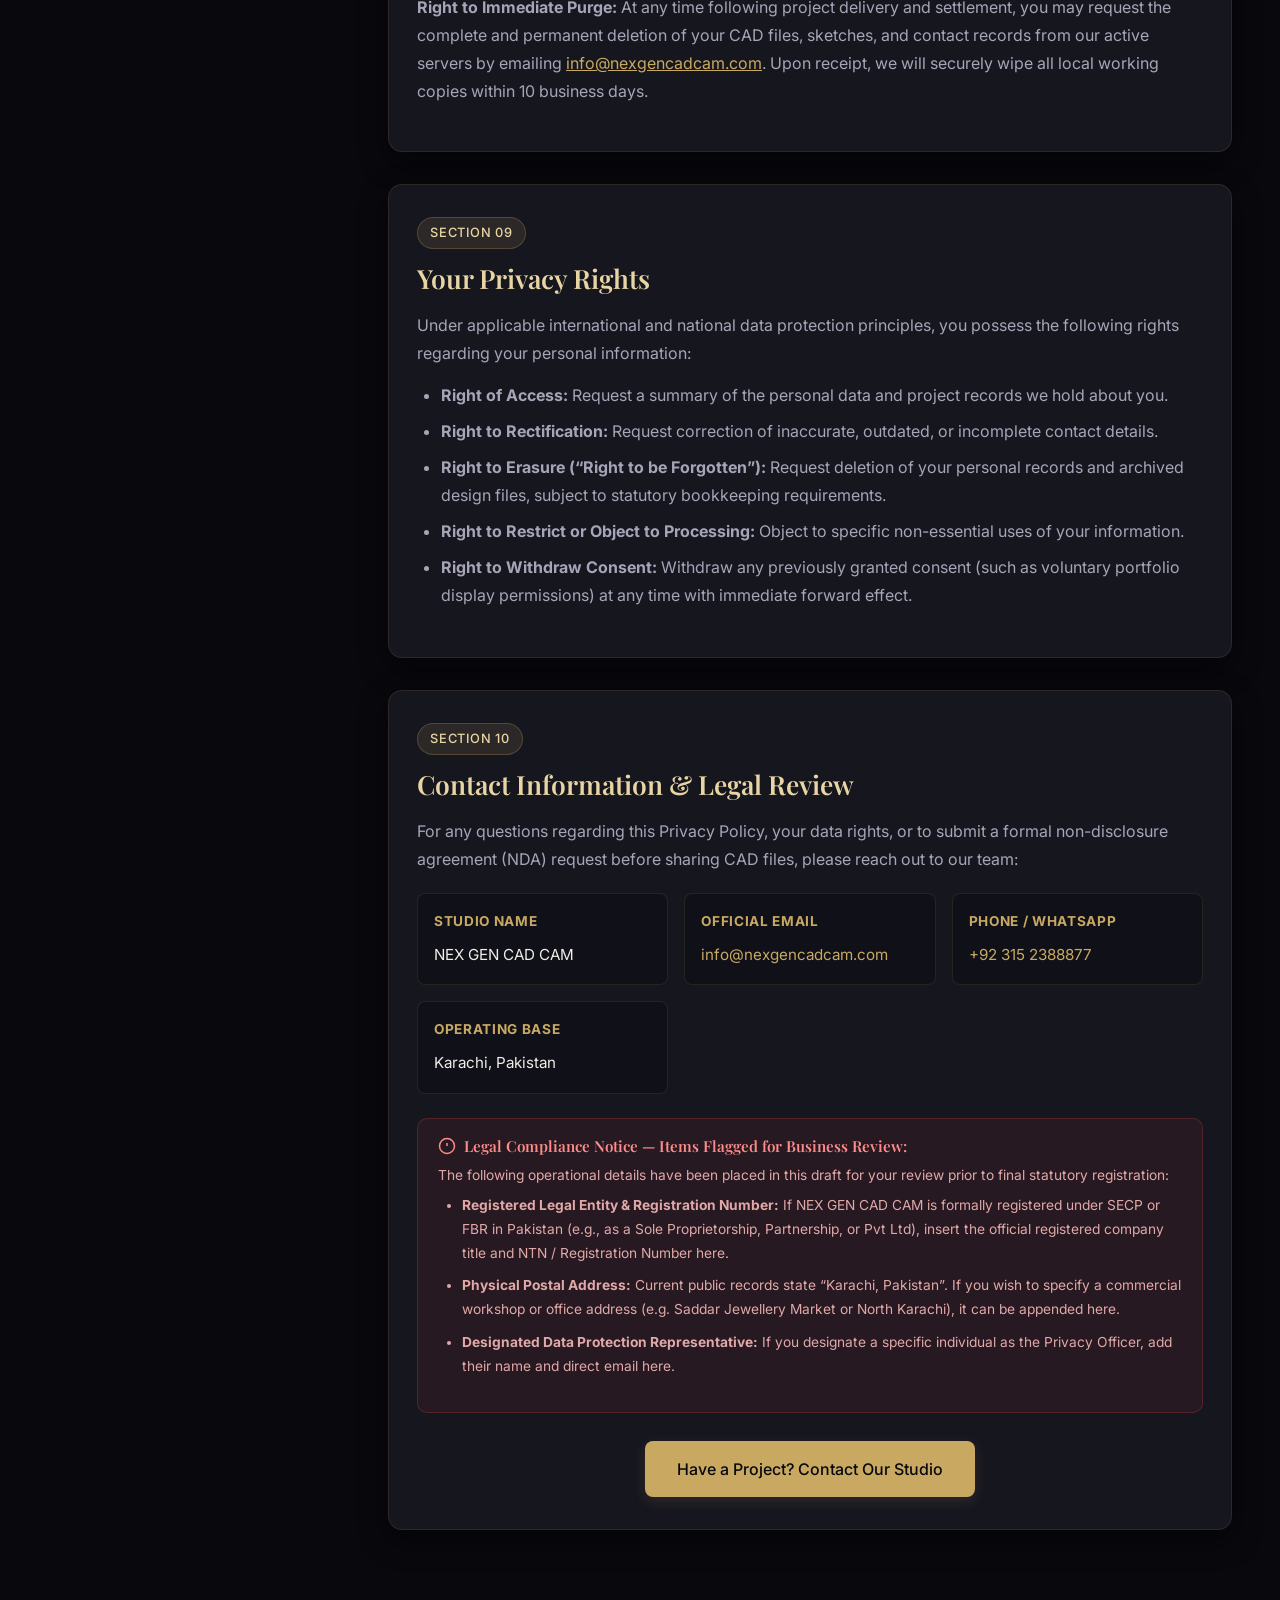
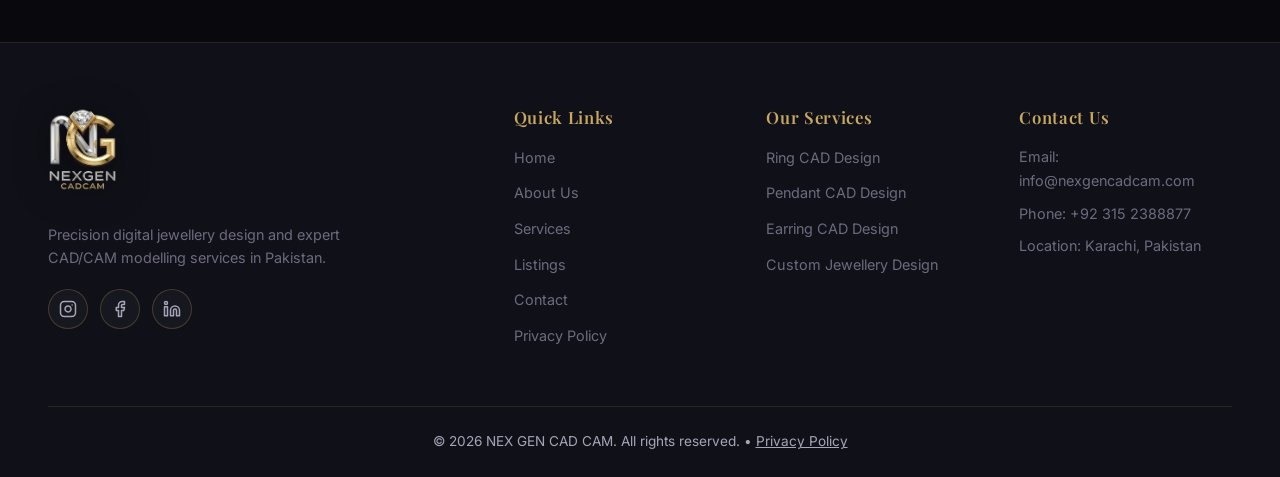
<file: privacy-policy.html>
<!DOCTYPE html>
<html lang="en">
<head>
  <meta charset="UTF-8">
  <meta name="viewport" content="width=device-width, initial-scale=1.0">
  <title>Privacy Policy | NEX GEN CAD CAM — Jewellery CAD/CAM Design Studio</title>
  <meta name="description" content="Privacy Policy and client CAD confidentiality terms for NEX GEN CAD CAM. Learn how we safeguard your personal data, proprietary 3D jewellery models, and design files.">
  <meta name="robots" content="index, follow, max-snippet:-1, max-image-preview:large, max-video-preview:-1">
  <link rel="canonical" href="https://nexgencadcam.com/privacy-policy.html">
  
  <!-- Open Graph Tags -->
  <meta property="og:type" content="website">
  <meta property="og:title" content="Privacy Policy | NEX GEN CAD CAM">
  <meta property="og:description" content="Privacy policy and client CAD design confidentiality commitment by NEX GEN CAD CAM.">
  <meta property="og:url" content="https://nexgencadcam.com/privacy-policy.html">
  <meta property="og:site_name" content="NEX GEN CAD CAM">
  
  <!-- Twitter Card -->
  <meta name="twitter:card" content="summary_large_image">
  <meta name="twitter:title" content="Privacy Policy | NEX GEN CAD CAM">
  <meta name="twitter:description" content="Privacy policy and client CAD design confidentiality commitment by NEX GEN CAD CAM.">
  
  <!-- Google Fonts -->
  <link rel="preconnect" href="https://fonts.googleapis.com">
  <link rel="preconnect" href="https://fonts.gstatic.com" crossorigin>
  <link href="https://fonts.googleapis.com/css2?family=Playfair+Display:wght@400;500;600;700&family=Inter:wght@300;400;500;600&display=swap" rel="stylesheet">
  
  <!-- Stylesheet -->
  <link rel="stylesheet" href="css/style.css">
  
  <!-- Favicon -->
  <link rel="icon" href="images/logo_cropped.png" type="image/png">
  <link rel="apple-touch-icon" href="images/logo_cropped.png">

  <style>
    /* Privacy Policy Specific Styling matching Black & Gold Design System */
    .privacy-layout {
      display: grid;
      grid-template-columns: 1fr;
      gap: 40px;
      padding-block: 40px 80px;
    }
    @media (min-width: 992px) {
      .privacy-layout {
        grid-template-columns: 280px 1fr;
        gap: 60px;
      }
    }
    .privacy-toc {
      position: sticky;
      top: 100px;
      align-self: start;
      background: var(--bg-card);
      border: 1px solid var(--border-subtle);
      border-radius: 12px;
      padding: 24px 20px;
    }
    .privacy-toc h4 {
      font-family: 'Playfair Display', serif;
      color: var(--gold-light);
      font-size: 1.15rem;
      margin-bottom: 16px;
      padding-bottom: 12px;
      border-bottom: 1px solid var(--border-subtle);
    }
    .privacy-toc ul {
      display: flex;
      flex-direction: column;
      gap: 10px;
    }
    .privacy-toc a {
      font-size: 0.88rem;
      color: var(--text-secondary);
      transition: color 0.2s ease, transform 0.2s ease;
      display: block;
      line-height: 1.4;
    }
    .privacy-toc a:hover {
      color: var(--gold);
      transform: translateX(4px);
    }
    .policy-article {
      color: var(--text-primary);
      line-height: 1.75;
    }
    .policy-card {
      background: var(--bg-card);
      border: 1px solid var(--border-subtle);
      border-radius: 14px;
      padding: 32px 28px;
      margin-bottom: 32px;
      box-shadow: 0 10px 30px rgba(0, 0, 0, 0.4);
    }
    .policy-card h2 {
      font-family: 'Playfair Display', serif;
      font-size: 1.65rem;
      color: var(--gold-light);
      margin-bottom: 16px;
      display: flex;
      align-items: center;
      gap: 12px;
    }
    .policy-card h3 {
      font-family: 'Playfair Display', serif;
      font-size: 1.25rem;
      color: var(--text-primary);
      margin-top: 24px;
      margin-bottom: 10px;
    }
    .policy-card p {
      color: var(--text-secondary);
      margin-bottom: 14px;
    }
    .policy-card ul {
      list-style: disc;
      padding-left: 24px;
      margin-bottom: 16px;
      color: var(--text-secondary);
    }
    .policy-card ul li {
      margin-bottom: 8px;
    }
    .confidentiality-highlight {
      background: linear-gradient(135deg, rgba(201, 169, 98, 0.08) 0%, rgba(22, 22, 31, 0.95) 100%);
      border: 1px solid var(--border-gold);
      position: relative;
      overflow: hidden;
    }
    .confidentiality-highlight::before {
      content: '';
      position: absolute;
      top: 0;
      left: 0;
      width: 4px;
      height: 100%;
      background: var(--gold);
    }
    .badge-pill {
      display: inline-flex;
      align-items: center;
      gap: 6px;
      padding: 4px 12px;
      border-radius: 100px;
      background: rgba(201, 169, 98, 0.12);
      border: 1px solid var(--border-gold);
      color: var(--gold-light);
      font-size: 0.8rem;
      font-weight: 500;
      text-transform: uppercase;
      letter-spacing: 0.06em;
      margin-bottom: 14px;
    }
    .review-flag-box {
      background: rgba(226, 64, 64, 0.08);
      border: 1px solid rgba(226, 64, 64, 0.25);
      border-radius: 10px;
      padding: 18px 20px;
      margin-top: 24px;
    }
    .review-flag-box h4 {
      color: #ff8b8b;
      font-size: 0.95rem;
      margin-bottom: 8px;
      display: flex;
      align-items: center;
      gap: 8px;
    }
    .review-flag-box p, .review-flag-box li {
      font-size: 0.86rem;
      color: #e2a8a8;
      margin-bottom: 6px;
    }
    .legal-summary-grid {
      display: grid;
      grid-template-columns: repeat(auto-fit, minmax(220px, 1fr));
      gap: 16px;
      margin-top: 20px;
    }
    .legal-summary-item {
      background: var(--bg-secondary);
      border: 1px solid var(--border-subtle);
      border-radius: 8px;
      padding: 16px;
    }
    .legal-summary-item strong {
      display: block;
      color: var(--gold);
      font-size: 0.85rem;
      text-transform: uppercase;
      letter-spacing: 0.05em;
      margin-bottom: 6px;
    }
    .legal-summary-item span {
      font-size: 0.95rem;
      color: var(--text-primary);
    }
  </style>
</head>
<body>
  <canvas id="globalParticleCanvas" class="global-particles-canvas" aria-hidden="true"></canvas>
  
  <a href="#main" class="skip-link">Skip to main content</a>

  <!-- Header -->
  <header class="site-header">
    <div class="container header-inner">
      <a href="index.html" class="brand" aria-label="NEXGEN CADCAM Home">
        <img src="images/logo_cropped.png" alt="NEXGEN CADCAM" class="header-logo">
        <span class="brand-text">NEXGEN<span class="brand-accent">CADCAM</span></span>
      </a>
      <nav class="nav-primary" aria-label="Primary">
        <a href="index.html">Home</a>
        <a href="about.html">About</a>
        <a href="services.html">Services</a>
        <a href="listings.html">Listings</a>
        <a href="contact.html">Contact</a>
      </nav>
      <div class="header-actions">
        <a href="contact.html" class="btn btn-primary btn-sm">Get Started</a>
        <button class="nav-toggle" aria-label="Toggle navigation menu" aria-expanded="false">
          <span></span>
          <span></span>
          <span></span>
        </button>
      </div>
    </div>
  </header>

  <!-- Mobile Nav Panel -->
  <nav class="nav-panel" aria-label="Mobile">
    <button class="nav-panel-close" aria-label="Close menu">
      <svg viewBox="0 0 24 24" fill="none" stroke="currentColor" stroke-width="1.8"><path d="M6 6l12 12M18 6L6 18"/></svg>
    </button>
    <a href="index.html">Home</a>
    <a href="about.html">About</a>
    <a href="services.html">Services</a>
    <a href="listings.html">Listings</a>
    <a href="contact.html">Contact</a>
    <a href="privacy-policy.html" aria-current="page">Privacy Policy</a>
    <a href="contact.html" class="btn btn-primary btn-block">Get Started</a>
  </nav>

  <main id="main">
    <!-- Page Hero -->
    <section class="section page-hero hero-bg" style="background-image: linear-gradient(to bottom, rgba(8, 8, 13, 0.82), rgba(8, 8, 13, 0.96)), url('https://images.unsplash.com/photo-1617038220319-276d3cfab638?w=1400&q=80');">
      <div class="page-hero-mesh" aria-hidden="true"></div>
      <div class="container">
        <div class="page-hero-content text-center">
          <span class="eyebrow"><span class="live-status-dot"></span> Legal &amp; Data Security</span>
          <h1>Privacy <span class="shimmer-gold-text">Policy</span></h1>
          <p class="lede">Our commitment to safeguarding your privacy, client data, and proprietary jewellery CAD designs with industry-grade security and strict confidentiality.</p>
        </div>
      </div>
    </section>

    <!-- Main Content Grid -->
    <div class="container">
      <div class="privacy-layout">
        
        <!-- Table of Contents Sticky Sidebar -->
        <aside class="privacy-toc" aria-label="Table of Contents">
          <h4>Contents</h4>
          <ul>
            <li><a href="#overview">1. Overview &amp; Scope</a></li>
            <li><a href="#information-collected">2. Information We Collect</a></li>
            <li><a href="#cad-confidentiality">3. CAD Design Confidentiality</a></li>
            <li><a href="#how-we-use-data">4. How We Use Data</a></li>
            <li><a href="#cookies">5. Cookies &amp; Tracking</a></li>
            <li><a href="#third-party">6. Third-Party Services</a></li>
            <li><a href="#data-security">7. Data Security Safeguards</a></li>
            <li><a href="#retention">8. Data Retention &amp; Deletion</a></li>
            <li><a href="#user-rights">9. Your Privacy Rights</a></li>
            <li><a href="#contact-legal">10. Contact &amp; Legal Review</a></li>
          </ul>
        </aside>

        <!-- Article Content -->
        <article class="policy-article">
          
          <!-- Section 1: Overview -->
          <section id="overview" class="policy-card" data-reveal>
            <span class="badge-pill">Section 01</span>
            <h2>Overview &amp; Scope</h2>
            <p>Welcome to <strong>NEX GEN CAD CAM</strong> (&ldquo;we&rdquo;, &ldquo;our&rdquo;, or &ldquo;us&rdquo;). We provide professional jewellery CAD/CAM design, 3D modelling, digital prototyping, and manufacturing preparation services for retail jewellers, manufacturers, and bespoke designers across Pakistan and internationally.</p>
            <p>This Privacy Policy explains how we collect, handle, store, and protect your personal information and commercial design assets when you access our official website (<a href="https://nexgencadcam.com/" style="color:var(--gold);text-decoration:underline;">https://nexgencadcam.com/</a>), communicate with our design team, or submit jewellery project briefs.</p>
            <div class="legal-summary-grid">
              <div class="legal-summary-item">
                <strong>Effective Date</strong>
                <span>October 16, 2026</span>
              </div>
              <div class="legal-summary-item">
                <strong>Primary Website</strong>
                <span>https://nexgencadcam.com/</span>
              </div>
              <div class="legal-summary-item">
                <strong>Business Base</strong>
                <span>Karachi, Pakistan</span>
              </div>
              <div class="legal-summary-item">
                <strong>Direct Contact</strong>
                <span>info@nexgencadcam.com</span>
              </div>
            </div>
          </section>

          <!-- Section 2: Information We Collect -->
          <section id="information-collected" class="policy-card" data-reveal>
            <span class="badge-pill">Section 02</span>
            <h2>Information We Collect</h2>
            <p>We only collect information that is strictly necessary to evaluate, quote, design, and deliver your jewellery CAD projects:</p>
            <h3>A. Information You Voluntarily Provide</h3>
            <ul>
              <li><strong>Contact Details:</strong> Full name, email address, phone number (or WhatsApp contact), and your jewellery business or brand name.</li>
              <li><strong>Project Inquiries &amp; Design Briefs:</strong> Information provided through our contact forms, such as requested jewellery categories (rings, pendants, earrings, bracelets, bridal sets), desired precious metal weights, diamond/gemstone dimensions, prong styles, and custom specifications.</li>
              <li><strong>Reference Files:</strong> Sketches, reference photographs, 2D vector artwork, gemstone maps, or preliminary 3D files that you upload or transmit to us for modeling.</li>
            </ul>
            <h3>B. Technical &amp; Device Information Collected Automatically</h3>
            <ul>
              <li><strong>Server Log Information:</strong> Browser type and version, operating system, IP address, referring URL, time stamps, and pages accessed. This technical data is used exclusively for site reliability, security monitoring, and anti-abuse verification.</li>
            </ul>
          </section>

          <!-- Section 3: CAD Confidentiality (CRITICAL HIGHLIGHT) -->
          <section id="cad-confidentiality" class="policy-card confidentiality-highlight" data-reveal>
            <span class="badge-pill" style="border-color:var(--gold);color:var(--gold);">Strict NDA Commitment</span>
            <h2 style="color:var(--gold-light);">Client CAD Designs, 3D Models &amp; IP Confidentiality</h2>
            <p>In the bespoke jewellery industry, design exclusivity and copyright protection are paramount. We treat every client&rsquo;s jewellery concept as strictly confidential proprietary intellectual property.</p>
            
            <h3>1. Non-Disclosure &amp; Zero Unauthorized Sharing</h3>
            <p>Your sketches, stone settings, dimension charts, master CAD files (.3dm, .stl, .step, .obj), and render proofs are held under a strict duty of non-disclosure. We guarantee that your custom designs will <strong>never</strong> be shared, licensed, or made available to any other client, competitor, or third party.</p>

            <h3>2. 100% Exclusive Client Ownership</h3>
            <p>Upon full settlement of our design service invoices, all completed production CAD files and deliverables become the 100% exclusive intellectual property of the client. NEX GEN CAD CAM retains no residual ownership rights over bespoke custom models commissioned by you.</p>

            <h3>3. No Portfolio Display Without Explicit Written Consent</h3>
            <p>We respect client privacy. We will <strong>never</strong> publish your proprietary CAD renders, video previews, or final models on our website portfolio, social media channels (Instagram, Facebook, LinkedIn), or promotional materials without obtaining your prior written approval.</p>

            <h3>4. Dedicated CAD Storage &amp; Access Controls</h3>
            <p>All active and archived CAD files are stored on isolated, encrypted storage units accessible exclusively by assigned senior CAD engineers under non-disclosure obligations.</p>
          </section>

          <!-- Section 4: How We Use Data -->
          <section id="how-we-use-data" class="policy-card" data-reveal>
            <span class="badge-pill">Section 04</span>
            <h2>How We Use Your Information</h2>
            <p>We utilize the collected information strictly for legitimate commercial and technical purposes, including:</p>
            <ul>
              <li>Preparing accurate cost estimations, turnaround schedules, and feasibility assessments for your jewellery pieces.</li>
              <li>Developing high-precision 3D CAD files tailored to your casting, stone-setting, and CNC/3D-printing tolerances.</li>
              <li>Sharing 360-degree render previews and interactive design reviews for your revision and milestone sign-off.</li>
              <li>Delivering final production-ready STL / 3DM files and providing post-delivery technical support.</li>
              <li>Responding to your customer service inquiries via email, phone, or WhatsApp.</li>
              <li>Ensuring network security, preventing spam form submissions, and complying with applicable legal obligations.</li>
            </ul>
            <p><strong>We do not sell, rent, trade, or monetize your personal information or design assets to third parties or marketing brokers.</strong></p>
          </section>

          <!-- Section 5: Cookies & Local Tracking -->
          <section id="cookies" class="policy-card" data-reveal>
            <span class="badge-pill">Section 05</span>
            <h2>Cookies &amp; Local Tracking Technologies</h2>
            <p>Our website utilizes minimal, privacy-conscious cookies and local browser storage to guarantee website stability and performance:</p>
            <ul>
              <li><strong>Essential Functional Cookies:</strong> Temporary session cookies that maintain user navigation states and secure form submissions.</li>
              <li><strong>UI State &amp; Preferences:</strong> Local storage flags to remember visual display preferences, such as reduced motion settings or particle canvas rendering states.</li>
            </ul>
            <p>We do not deploy invasive third-party cross-site advertising cookies or behavioral ad tracking pixels. You can configure your browser to block or alert you about cookies; however, some site visual effects or form validations may not function as intended without essential cookies enabled.</p>
          </section>

          <!-- Section 6: Third-Party Services -->
          <section id="third-party" class="policy-card" data-reveal>
            <span class="badge-pill">Section 06</span>
            <h2>Third-Party Service Providers</h2>
            <p>We partner with reputable infrastructure providers to operate our digital presence:</p>
            <ul>
              <li><strong>Formspree (Form Transmission):</strong> Our contact inquiries are securely processed through Formspree to route project briefs directly to our engineering mailbox via TLS-encrypted connections.</li>
              <li><strong>Google Fonts:</strong> Web fonts (Playfair Display &amp; Inter) are served to optimize page styling and legibility across all devices.</li>
              <li><strong>Hosting &amp; Content Delivery:</strong> Website assets are hosted on secure global content delivery networks with automated SSL/TLS certificate renewal.</li>
              <li><strong>Social Media Links:</strong> Outbound links to our verified profiles on Instagram, Facebook, and LinkedIn. Interacting with these platforms is governed by their respective privacy policies.</li>
            </ul>
          </section>

          <!-- Section 7: Data Security -->
          <section id="data-security" class="policy-card" data-reveal>
            <span class="badge-pill">Section 07</span>
            <h2>Data Security Safeguards</h2>
            <p>We deploy robust administrative, technical, and physical safeguards to prevent unauthorized access, accidental alteration, disclosure, or destruction of your information:</p>
            <ul>
              <li><strong>256-Bit SSL/TLS Encryption:</strong> All data transmitted between your web browser and our website is strictly encrypted over HTTPS with modern cipher suites.</li>
              <li><strong>Permanent HTTPS &amp; HSTS:</strong> We enforce HTTP Strict Transport Security (HSTS) and permanent 301 redirection so all traffic is channeled over encrypted protocols.</li>
              <li><strong>Restricted Internal Access:</strong> Client files, phone contacts, and design models are accessible solely by authorized personnel who require access to execute your project.</li>
            </ul>
          </section>

          <!-- Section 8: Data Retention & Purge Rights -->
          <section id="retention" class="policy-card" data-reveal>
            <span class="badge-pill">Section 08</span>
            <h2>Data Retention &amp; Permanent Purge Rights</h2>
            <p>We retain client contact records and project files for the duration required to complete the commissioned CAD services and provide reasonable post-delivery warranty or resizing revisions.</p>
            <p><strong>Right to Immediate Purge:</strong> At any time following project delivery and settlement, you may request the complete and permanent deletion of your CAD files, sketches, and contact records from our active servers by emailing <a href="mailto:info@nexgencadcam.com" style="color:var(--gold);text-decoration:underline;">info@nexgencadcam.com</a>. Upon receipt, we will securely wipe all local working copies within 10 business days.</p>
          </section>

          <!-- Section 9: Your Privacy Rights -->
          <section id="user-rights" class="policy-card" data-reveal>
            <span class="badge-pill">Section 09</span>
            <h2>Your Privacy Rights</h2>
            <p>Under applicable international and national data protection principles, you possess the following rights regarding your personal information:</p>
            <ul>
              <li><strong>Right of Access:</strong> Request a summary of the personal data and project records we hold about you.</li>
              <li><strong>Right to Rectification:</strong> Request correction of inaccurate, outdated, or incomplete contact details.</li>
              <li><strong>Right to Erasure (&ldquo;Right to be Forgotten&rdquo;):</strong> Request deletion of your personal records and archived design files, subject to statutory bookkeeping requirements.</li>
              <li><strong>Right to Restrict or Object to Processing:</strong> Object to specific non-essential uses of your information.</li>
              <li><strong>Right to Withdraw Consent:</strong> Withdraw any previously granted consent (such as voluntary portfolio display permissions) at any time with immediate forward effect.</li>
            </ul>
          </section>

          <!-- Section 10: Contact & Legal Review Flags -->
          <section id="contact-legal" class="policy-card" data-reveal>
            <span class="badge-pill">Section 10</span>
            <h2>Contact Information &amp; Legal Review</h2>
            <p>For any questions regarding this Privacy Policy, your data rights, or to submit a formal non-disclosure agreement (NDA) request before sharing CAD files, please reach out to our team:</p>
            
            <div class="legal-summary-grid">
              <div class="legal-summary-item">
                <strong>Studio Name</strong>
                <span>NEX GEN CAD CAM</span>
              </div>
              <div class="legal-summary-item">
                <strong>Official Email</strong>
                <span><a href="mailto:info@nexgencadcam.com" style="color:var(--gold);">info@nexgencadcam.com</a></span>
              </div>
              <div class="legal-summary-item">
                <strong>Phone / WhatsApp</strong>
                <span><a href="tel:+923152388877" style="color:var(--gold);">+92 315 2388877</a></span>
              </div>
              <div class="legal-summary-item">
                <strong>Operating Base</strong>
                <span>Karachi, Pakistan</span>
              </div>
            </div>

            <!-- Missing Legal Details Flagged for User Review -->
            <div class="review-flag-box">
              <h4>
                <svg viewBox="0 0 24 24" width="18" height="18" fill="none" stroke="currentColor" stroke-width="2"><circle cx="12" cy="12" r="10"></circle><line x1="12" y1="8" x2="12" y2="12"></line><line x1="12" y1="16" x2="12.01" y2="16"></line></svg>
                Legal Compliance Notice — Items Flagged for Business Review:
              </h4>
              <p>The following operational details have been placed in this draft for your review prior to final statutory registration:</p>
              <ul>
                <li><strong>Registered Legal Entity &amp; Registration Number:</strong> If NEX GEN CAD CAM is formally registered under SECP or FBR in Pakistan (e.g., as a Sole Proprietorship, Partnership, or Pvt Ltd), insert the official registered company title and NTN / Registration Number here.</li>
                <li><strong>Physical Postal Address:</strong> Current public records state &ldquo;Karachi, Pakistan&rdquo;. If you wish to specify a commercial workshop or office address (e.g. Saddar Jewellery Market or North Karachi), it can be appended here.</li>
                <li><strong>Designated Data Protection Representative:</strong> If you designate a specific individual as the Privacy Officer, add their name and direct email here.</li>
              </ul>
            </div>

            <div style="margin-top: 28px; text-align: center;">
              <a href="contact.html" class="btn btn-primary">Have a Project? Contact Our Studio</a>
            </div>
          </section>

        </article>
      </div>
    </div>
  </main>

  <!-- Site Footer -->
  <footer class="site-footer">
    <div class="container">
      <div class="footer-grid grid-4">
        <div class="footer-brand">
          <a href="index.html" class="brand" aria-label="NEXGEN CADCAM Home">
            <img src="images/NEXGEN LOGO.png" alt="NEXGEN CADCAM" class="footer-logo">
          </a>
          <p>Precision digital jewellery design and expert CAD/CAM modelling services in Pakistan.</p>
          <div class="social-links">
            <a href="https://www.instagram.com/nexgencadcam/" class="social-link" aria-label="Instagram" target="_blank" rel="noopener">
              <svg viewBox="0 0 24 24" width="18" height="18" fill="none" stroke="currentColor" stroke-width="2" stroke-linecap="round" stroke-linejoin="round">
                <rect x="2" y="2" width="20" height="20" rx="5" ry="5"></rect>
                <path d="M16 11.37A4 4 0 1 1 12.63 8 4 4 0 0 1 16 11.37z"></path>
                <line x1="17.5" y1="6.5" x2="17.51" y2="6.5"></line>
              </svg>
            </a>
            <a href="https://www.facebook.com/profile.php?id=61595338136196" class="social-link" aria-label="Facebook" target="_blank" rel="noopener">
              <svg viewBox="0 0 24 24" width="18" height="18" fill="none" stroke="currentColor" stroke-width="2" stroke-linecap="round" stroke-linejoin="round">
                <path d="M18 2h-3a5 5 0 0 0-5 5v3H7v4h3v8h4v-8h3l1-4h-4V7a1 1 0 0 1 1-1h3z"></path>
              </svg>
            </a>
            <a href="https://www.linkedin.com/in/nexgen-cadcam-432089442/?isSelfProfile=true" class="social-link" aria-label="LinkedIn" target="_blank" rel="noopener">
              <svg viewBox="0 0 24 24" width="18" height="18" fill="none" stroke="currentColor" stroke-width="2" stroke-linecap="round" stroke-linejoin="round">
                <path d="M16 8a6 6 0 0 1 6 6v7h-4v-7a2 2 0 0 0-2-2 2 2 0 0 0-2 2v7h-4v-7a6 6 0 0 1 6-6z"></path>
                <rect x="2" y="9" width="4" height="12"></rect>
                <circle cx="4" cy="4" r="2"></circle>
              </svg>
            </a>
          </div>
        </div>
        <div class="footer-links">
          <h4>Quick Links</h4>
          <ul>
            <li><a href="index.html">Home</a></li>
            <li><a href="about.html">About Us</a></li>
            <li><a href="services.html">Services</a></li>
            <li><a href="listings.html">Listings</a></li>
            <li><a href="contact.html">Contact</a></li>
            <li><a href="privacy-policy.html" aria-current="page">Privacy Policy</a></li>
          </ul>
        </div>
        <div class="footer-links">
          <h4>Our Services</h4>
          <ul>
            <li><a href="services.html">Ring CAD Design</a></li>
            <li><a href="services.html">Pendant CAD Design</a></li>
            <li><a href="services.html">Earring CAD Design</a></li>
            <li><a href="services.html">Custom Jewellery Design</a></li>
          </ul>
        </div>
        <div class="footer-contact">
          <h4>Contact Us</h4>
          <p>Email: <a href="mailto:info@nexgencadcam.com">info@nexgencadcam.com</a></p>
          <p>Phone: <a href="tel:+923152388877">+92 315 2388877</a></p>
          <p>Location: Karachi, Pakistan</p>
        </div>
      </div>
      <div class="footer-bottom">
        <p>&copy; <span data-year>2026</span> NEX GEN CAD CAM. All rights reserved. &bull; <a href="privacy-policy.html" style="color:var(--text-secondary);text-decoration:underline;">Privacy Policy</a></p>
      </div>
    </div>
  </footer>

  <button class="back-to-top" aria-label="Back to top">
    <svg viewBox="0 0 24 24" fill="none" stroke="currentColor" stroke-width="2"><path d="M12 19V5M6 11l6-6 6 6"/></svg>
  </button>

  <script src="js/main.js" defer></script>
</body>
</html>
</file>
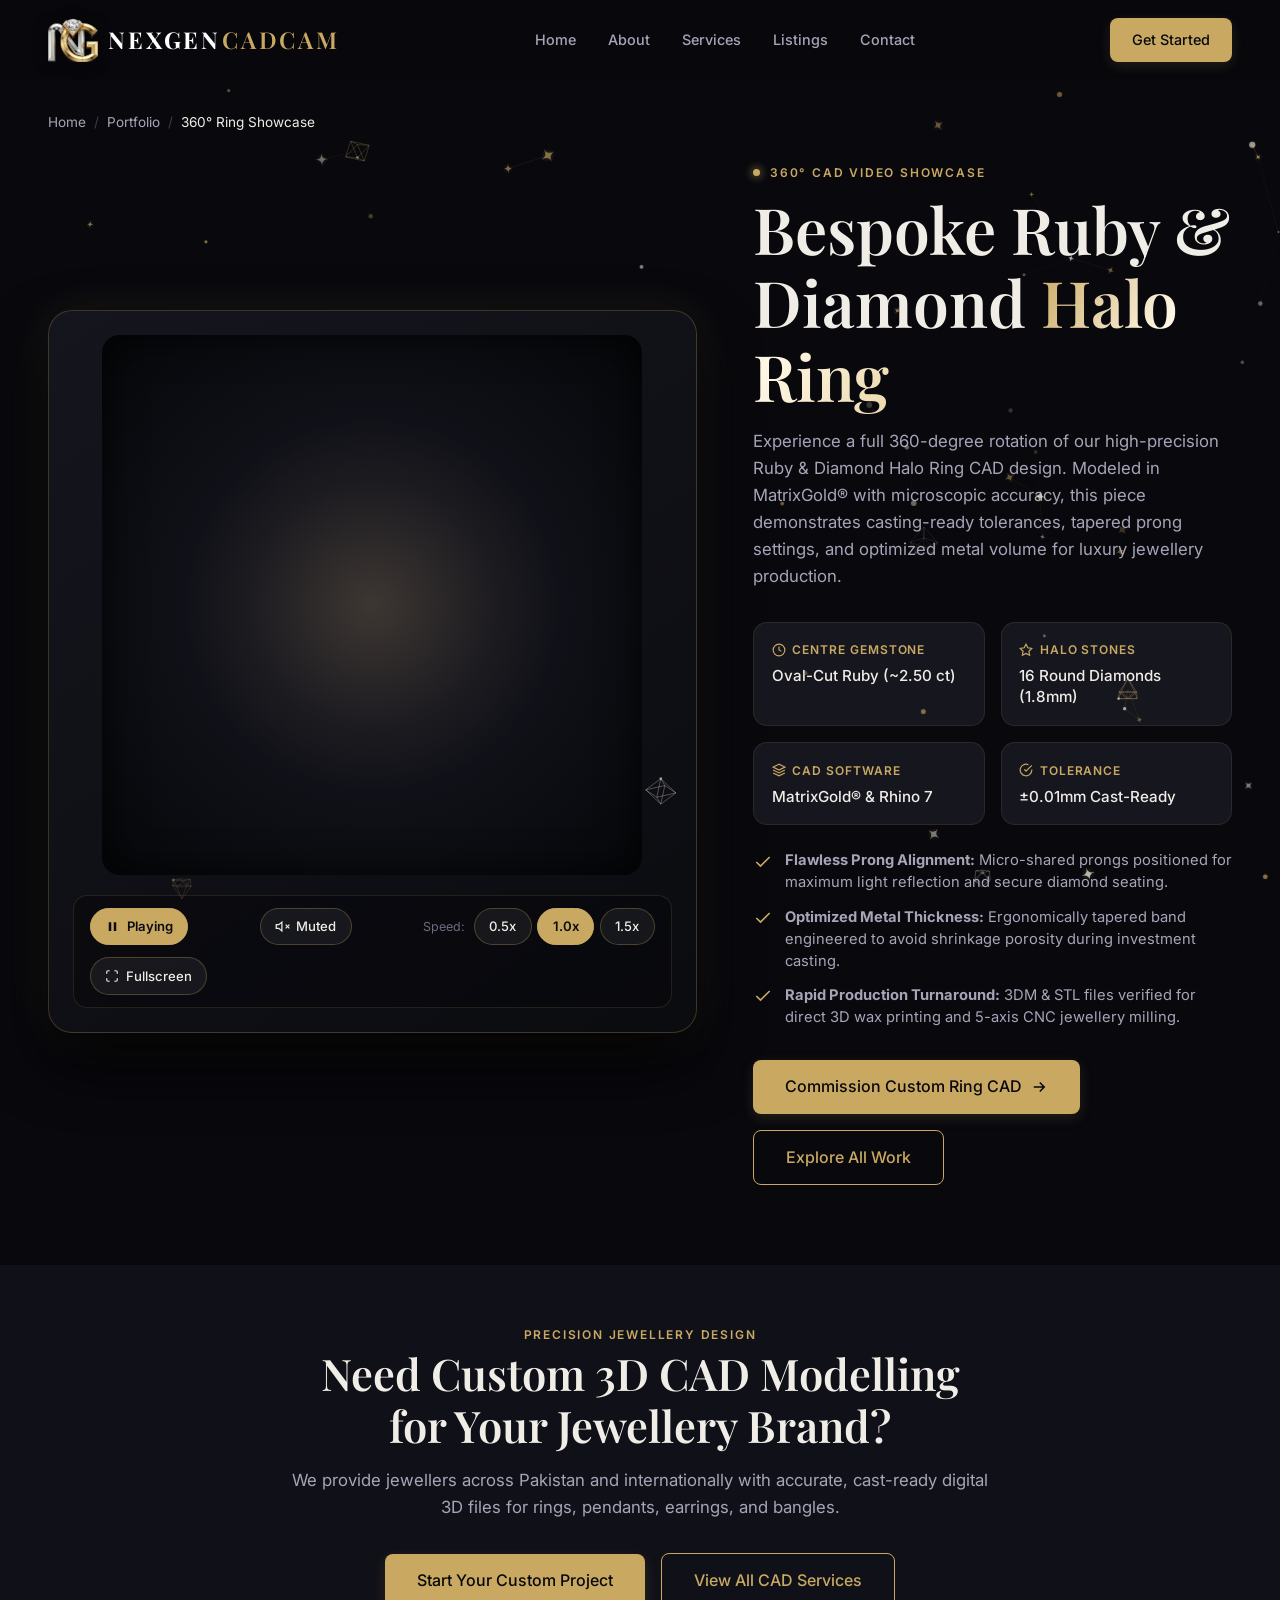
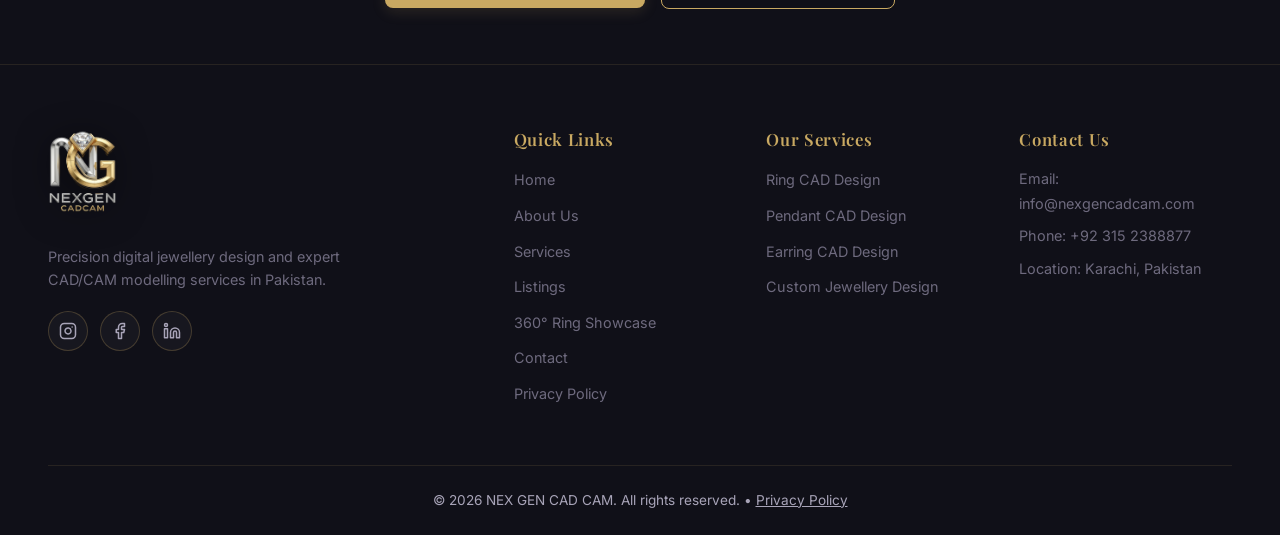
<file: ring-360.html>
<!DOCTYPE html>
<html lang="en">
<head>
  <meta charset="UTF-8">
  <meta name="viewport" content="width=device-width, initial-scale=1.0">
  <title>360° Ruby &amp; Diamond Halo Ring CAD Showcase | NEX GEN CAD CAM</title>
  <meta name="description" content="Watch the 360° rotation video of our bespoke Ruby &amp; Diamond Halo Ring designed in MatrixGold 3D CAD. High-precision jewellery CAD/CAM modeling ready for direct casting.">
  <meta name="keywords" content="360 ring video, jewellery CAD 360, ruby diamond halo ring CAD, MatrixGold 3D ring model, jewellery 3D CAD showcase Pakistan, bespoke jewellery design, digital CAD CAM Karachi">
  <meta name="robots" content="index, follow, max-snippet:-1, max-image-preview:large, max-video-preview:-1">
  <link rel="canonical" href="https://nexgencadcam.com/ring-360.html">
  
  <!-- Open Graph Tags -->
  <meta property="og:type" content="video.other">
  <meta property="og:title" content="360° Ruby &amp; Diamond Halo Ring CAD Showcase | NEX GEN CAD CAM">
  <meta property="og:description" content="High-precision 360-degree digital showcase of a bespoke Ruby and Diamond Halo Ring crafted in MatrixGold 3D CAD by NEX GEN CAD CAM.">
  <meta property="og:url" content="https://nexgencadcam.com/ring-360.html">
  <meta property="og:site_name" content="NEX GEN CAD CAM">
  <meta property="og:image" content="https://nexgencadcam.com/images/ring-360/poster.png">
  <meta property="og:image:width" content="600">
  <meta property="og:image:height" content="600">
  <meta property="og:image:alt" content="Ruby &amp; Diamond Halo Ring 360 CAD Model Poster">
  <meta property="og:video" content="https://nexgencadcam.com/media/real-ring-showcase.webm">
  <meta property="og:video:type" content="video/webm">
  <meta property="og:video:width" content="600">
  <meta property="og:video:height" content="600">
  
  <!-- Twitter Card -->
  <meta name="twitter:card" content="player">
  <meta name="twitter:title" content="360° Ruby &amp; Diamond Halo Ring CAD Showcase | NEX GEN CAD CAM">
  <meta name="twitter:description" content="High-precision 360-degree digital showcase of a bespoke Ruby and Diamond Halo Ring crafted in MatrixGold 3D CAD by NEX GEN CAD CAM.">
  <meta name="twitter:image" content="https://nexgencadcam.com/images/ring-360/poster.png">
  <meta name="twitter:player" content="https://nexgencadcam.com/ring-360.html">
  <meta name="twitter:player:width" content="600">
  <meta name="twitter:player:height" content="600">

  <!-- DNS Prefetch & Fonts -->
  <link rel="dns-prefetch" href="https://fonts.googleapis.com">
  <link rel="preconnect" href="https://fonts.googleapis.com" crossorigin>
  <link rel="dns-prefetch" href="https://fonts.gstatic.com">
  <link rel="preconnect" href="https://fonts.gstatic.com" crossorigin>
  <link href="https://fonts.googleapis.com/css2?family=Playfair+Display:wght@400;500;600;700&family=Inter:wght@300;400;500;600&display=swap" rel="stylesheet">
  
  <!-- Stylesheet -->
  <link rel="stylesheet" href="css/style.css">
  
  <!-- Favicon -->
  <link rel="icon" href="images/logo_cropped.png" type="image/png">
  <link rel="apple-touch-icon" href="images/logo_cropped.png">

  <!-- Schema.org Structured Data: VideoObject & BreadcrumbList -->
  <script type="application/ld+json">
  {
    "@context": "https://schema.org",
    "@graph": [
      {
        "@type": "BreadcrumbList",
        "@id": "https://nexgencadcam.com/ring-360.html#breadcrumb",
        "itemListElement": [
          {
            "@type": "ListItem",
            "position": 1,
            "name": "Home",
            "item": "https://nexgencadcam.com/"
          },
          {
            "@type": "ListItem",
            "position": 2,
            "name": "360° Ring Showcase",
            "item": "https://nexgencadcam.com/ring-360.html"
          }
        ]
      },
      {
        "@type": "VideoObject",
        "@id": "https://nexgencadcam.com/ring-360.html#video",
        "name": "360° Ruby & Diamond Halo Ring CAD Design Showcase",
        "description": "Watch a full 360-degree rotation of a bespoke Ruby and Diamond Halo Ring crafted in MatrixGold 3D CAD by NEX GEN CAD CAM. Engineered with ±0.01mm tolerance, optimal stone seatings, and casting-ready band geometry.",
        "thumbnailUrl": [
          "https://nexgencadcam.com/images/ring-360/poster.png"
        ],
        "uploadDate": "2026-10-05T23:06:42+05:00",
        "duration": "PT10S",
        "contentUrl": "https://nexgencadcam.com/media/real-ring-showcase.webm",
        "embedUrl": "https://nexgencadcam.com/ring-360.html",
        "inLanguage": "en",
        "isFamilyFriendly": true,
        "publisher": {
          "@type": "Organization",
          "name": "NEX GEN CAD CAM",
          "url": "https://nexgencadcam.com/",
          "logo": {
            "@type": "ImageObject",
            "url": "https://nexgencadcam.com/images/NEXGEN%20LOGO.png"
          }
        }
      }
    ]
  }
  </script>

  <style>
    .video-showcase-section {
      padding-top: calc(var(--header-height, 80px) + 2rem);
      padding-bottom: 5rem;
      position: relative;
      overflow: hidden;
    }
    .video-breadcrumbs {
      display: flex;
      align-items: center;
      gap: 0.5rem;
      font-size: 0.85rem;
      color: var(--text-muted);
      margin-bottom: 1.5rem;
    }
    .video-breadcrumbs a {
      color: var(--text-secondary);
      transition: color 0.2s ease;
    }
    .video-breadcrumbs a:hover {
      color: var(--gold);
    }
    .video-breadcrumbs span.sep {
      opacity: 0.5;
    }
    .video-hero-grid {
      display: grid;
      grid-template-columns: 1.15fr 0.85fr;
      gap: 3.5rem;
      align-items: center;
    }
    @media (max-width: 992px) {
      .video-hero-grid {
        grid-template-columns: 1fr;
        gap: 2.5rem;
      }
    }
    .video-player-card {
      position: relative;
      background: linear-gradient(145deg, rgba(22, 22, 31, 0.95), rgba(11, 12, 16, 0.98));
      border: 1px solid var(--border-gold);
      border-radius: 24px;
      padding: 1.5rem;
      box-shadow: 0 30px 60px rgba(0, 0, 0, 0.75), 0 0 50px rgba(201, 169, 98, 0.12);
      backdrop-filter: blur(12px);
    }
    .video-stage-container {
      position: relative;
      width: 100%;
      aspect-ratio: 1 / 1;
      max-width: 540px;
      margin: 0 auto;
      border-radius: 18px;
      overflow: hidden;
      background: radial-gradient(circle at center, #1a1a26 0%, #0c0d12 70%, #06070a 100%);
      display: flex;
      align-items: center;
      justify-content: center;
      box-shadow: inset 0 0 40px rgba(0, 0, 0, 0.8);
    }
    .video-ambient-glow {
      position: absolute;
      width: 380px;
      height: 380px;
      border-radius: 50%;
      background: radial-gradient(circle, rgba(201, 169, 98, 0.2) 0%, rgba(201, 169, 98, 0.05) 45%, transparent 70%);
      pointer-events: none;
      z-index: 1;
    }
    .responsive-video-player {
      width: 100%;
      height: 100%;
      object-fit: contain;
      position: relative;
      z-index: 2;
      filter: drop-shadow(0 20px 30px rgba(0, 0, 0, 0.8));
    }
    .video-controls-toolbar {
      margin-top: 1.25rem;
      display: flex;
      flex-wrap: wrap;
      align-items: center;
      justify-content: space-between;
      gap: 0.75rem;
      padding: 0.75rem 1rem;
      background: rgba(8, 8, 13, 0.6);
      border: 1px solid rgba(201, 169, 98, 0.15);
      border-radius: 14px;
    }
    .video-control-btn {
      background: rgba(255, 255, 255, 0.06);
      border: 1px solid rgba(201, 169, 98, 0.3);
      color: var(--text-primary);
      padding: 0.45rem 0.9rem;
      border-radius: 999px;
      font-size: 0.82rem;
      cursor: pointer;
      display: inline-flex;
      align-items: center;
      gap: 0.4rem;
      transition: all 0.2s ease;
      font-weight: 500;
    }
    .video-control-btn:hover {
      background: rgba(201, 169, 98, 0.2);
      border-color: var(--gold);
      color: #fff;
      transform: translateY(-1px);
    }
    .video-control-btn.active {
      background: var(--gold);
      color: #0b0c10;
      font-weight: 600;
      border-color: var(--gold);
    }
    .speed-btn-group {
      display: flex;
      align-items: center;
      gap: 0.35rem;
    }
    .video-telemetry-grid {
      display: grid;
      grid-template-columns: repeat(2, 1fr);
      gap: 1rem;
      margin-top: 2rem;
    }
    @media (max-width: 576px) {
      .video-telemetry-grid {
        grid-template-columns: 1fr;
      }
    }
    .telemetry-item {
      background: var(--bg-card);
      border: 1px solid var(--border-subtle);
      border-radius: 14px;
      padding: 1.1rem;
      transition: border-color 0.25s ease, transform 0.25s ease;
    }
    .telemetry-item:hover {
      border-color: var(--border-gold);
      transform: translateY(-2px);
    }
    .telemetry-item .label {
      font-size: 0.75rem;
      text-transform: uppercase;
      letter-spacing: 0.08em;
      color: var(--gold);
      font-weight: 600;
      margin-bottom: 0.35rem;
      display: flex;
      align-items: center;
      gap: 0.4rem;
    }
    .telemetry-item .val {
      font-size: 0.95rem;
      color: var(--text-primary);
      font-weight: 500;
      line-height: 1.4;
    }
    .key-features-list {
      margin-top: 1.5rem;
      display: grid;
      gap: 0.75rem;
    }
    .key-feature-row {
      display: flex;
      align-items: flex-start;
      gap: 0.75rem;
      font-size: 0.92rem;
      color: var(--text-secondary);
      line-height: 1.5;
    }
    .key-feature-icon {
      flex-shrink: 0;
      width: 20px;
      height: 20px;
      color: var(--gold);
      margin-top: 0.15rem;
    }
  </style>
</head>
<body>
  <canvas id="globalParticleCanvas" class="global-particles-canvas" aria-hidden="true"></canvas>
  
  <a href="#main" class="skip-link">Skip to main content</a>

  <!-- SITE HEADER -->
  <header class="site-header">
    <div class="container header-inner">
      <a href="index.html" class="brand" aria-label="NEXGEN CADCAM Home">
        <img src="images/logo_cropped.png" alt="NEXGEN CADCAM" class="header-logo">
        <span class="brand-text">NEXGEN<span class="brand-accent">CADCAM</span></span>
      </a>
      <nav class="nav-primary" aria-label="Primary">
        <a href="index.html">Home</a>
        <a href="about.html">About</a>
        <a href="services.html">Services</a>
        <a href="listings.html">Listings</a>
        <a href="contact.html">Contact</a>
      </nav>
      <div class="header-actions">
        <a href="contact.html" class="btn btn-primary btn-sm">Get Started</a>
        <button class="nav-toggle" aria-label="Toggle navigation menu" aria-expanded="false">
          <span></span>
          <span></span>
          <span></span>
        </button>
      </div>
    </div>
  </header>

  <!-- MOBILE NAV -->
  <nav class="nav-panel" aria-label="Mobile">
    <button class="nav-panel-close" aria-label="Close menu">
      <svg viewBox="0 0 24 24" fill="none" stroke="currentColor" stroke-width="1.8"><path d="M6 6l12 12M18 6L6 18"/></svg>
    </button>
    <a href="index.html">Home</a>
    <a href="about.html">About</a>
    <a href="services.html">Services</a>
    <a href="listings.html">Listings</a>
    <a href="ring-360.html" aria-current="page">360° Ring Showcase</a>
    <a href="contact.html">Contact</a>
    <a href="contact.html" class="btn btn-primary btn-block">Get Started</a>
  </nav>

  <main id="main">
    
    <!-- MAIN 360 VIDEO SECTION -->
    <section class="video-showcase-section section">
      <div class="container">
        
        <!-- Breadcrumb Navigation -->
        <nav class="video-breadcrumbs" aria-label="Breadcrumb">
          <a href="index.html">Home</a>
          <span class="sep">/</span>
          <a href="listings.html">Portfolio</a>
          <span class="sep">/</span>
          <span aria-current="page" style="color: var(--text-primary);">360° Ring Showcase</span>
        </nav>

        <div class="video-hero-grid">
          
          <!-- LEFT: RESPONSIVE 360 VIDEO PLAYER -->
          <div class="video-player-card" data-reveal>
            <div class="video-stage-container" id="stageContainer">
              <div class="video-ambient-glow" aria-hidden="true"></div>
              
              <!-- HTML5 Responsive Video Player -->
              <video id="ring360Video" class="responsive-video-player" autoplay loop muted playsinline preload="auto" poster="https://nexgencadcam.com/images/ring-360/poster.png" aria-label="360 degree rotation video of bespoke Ruby and Diamond Halo Ring CAD Model">
                <source src="https://nexgencadcam.com/media/real-ring-showcase.webm" type="video/webm">
                <source src="media/real-ring-showcase.mp4" type="video/mp4">
                Your browser does not support the video tag. Watch the 360 CAD showcase at nexgencadcam.com.
              </video>
            </div>

            <!-- Player Controls Toolbar -->
            <div class="video-controls-toolbar">
              <button class="video-control-btn active" id="btnTogglePlay" aria-label="Pause or play rotation video">
                <svg width="15" height="15" viewBox="0 0 24 24" fill="currentColor" id="playIcon"><path d="M6 19h4V5H6v14zm8-14v14h4V5h-4z"/></svg>
                <span id="playLabel">Playing</span>
              </button>

              <button class="video-control-btn" id="btnToggleMute" aria-label="Toggle mute state">
                <svg width="15" height="15" viewBox="0 0 24 24" fill="none" stroke="currentColor" stroke-width="2"><path d="M11 5L6 9H2v6h4l5 4V5z"/><line x1="23" y1="9" x2="17" y2="15"/><line x1="17" y1="9" x2="23" y2="15"/></svg>
                <span>Muted</span>
              </button>

              <div class="speed-btn-group">
                <span style="font-size: 0.78rem; color: var(--text-muted); margin-right: 0.2rem;">Speed:</span>
                <button class="video-control-btn" data-speed="0.5">0.5x</button>
                <button class="video-control-btn active" data-speed="1.0">1.0x</button>
                <button class="video-control-btn" data-speed="1.5">1.5x</button>
              </div>

              <button class="video-control-btn" id="btnFullscreen" aria-label="Toggle fullscreen view">
                <svg width="14" height="14" viewBox="0 0 24 24" fill="none" stroke="currentColor" stroke-width="2"><path d="M8 3H5a2 2 0 0 0-2 2v3m18 0V5a2 2 0 0 0-2-2h-3m0 18h3a2 2 0 0 0 2-2v-3M3 16v3a2 2 0 0 0 2 2h3"/></svg>
                <span>Fullscreen</span>
              </button>
            </div>
          </div>

          <!-- RIGHT: METADATA, DESCRIPTION & CAD ENGINEERING SPECS -->
          <div class="video-details-col" data-reveal>
            <span class="eyebrow"><span class="live-status-dot"></span> 360° CAD Video Showcase</span>
            
            <h1 style="margin-top: 0.5rem; margin-bottom: 1rem; line-height: 1.15;">
              Bespoke Ruby &amp; Diamond <span class="shimmer-gold-text">Halo Ring</span>
            </h1>

            <p class="lede" style="font-size: 1.05rem; line-height: 1.6; color: var(--text-secondary); margin-bottom: 1.5rem;">
              Experience a full 360-degree rotation of our high-precision Ruby &amp; Diamond Halo Ring CAD design. Modeled in MatrixGold® with microscopic accuracy, this piece demonstrates casting-ready tolerances, tapered prong settings, and optimized metal volume for luxury jewellery production.
            </p>

            <!-- CAD Telemetry Grid -->
            <div class="video-telemetry-grid">
              <div class="telemetry-item">
                <div class="label">
                  <svg width="14" height="14" viewBox="0 0 24 24" fill="none" stroke="currentColor" stroke-width="2"><circle cx="12" cy="12" r="10"/><path d="M12 6v6l4 2"/></svg>
                  Centre Gemstone
                </div>
                <div class="val">Oval-Cut Ruby (~2.50 ct)</div>
              </div>

              <div class="telemetry-item">
                <div class="label">
                  <svg width="14" height="14" viewBox="0 0 24 24" fill="none" stroke="currentColor" stroke-width="2"><polygon points="12 2 15.09 8.26 22 9.27 17 14.14 18.18 21.02 12 17.77 5.82 21.02 7 14.14 2 9.27 8.91 8.26 12 2"/></svg>
                  Halo Stones
                </div>
                <div class="val">16 Round Diamonds (1.8mm)</div>
              </div>

              <div class="telemetry-item">
                <div class="label">
                  <svg width="14" height="14" viewBox="0 0 24 24" fill="none" stroke="currentColor" stroke-width="2"><path d="M12 2L2 7l10 5 10-5-10-5zM2 17l10 5 10-5M2 12l10 5 10-5"/></svg>
                  CAD Software
                </div>
                <div class="val">MatrixGold® &amp; Rhino 7</div>
              </div>

              <div class="telemetry-item">
                <div class="label">
                  <svg width="14" height="14" viewBox="0 0 24 24" fill="none" stroke="currentColor" stroke-width="2"><path d="M22 11.08V12a10 10 0 1 1-5.93-9.14"/><polyline points="22 4 12 14.01 9 11.01"/></svg>
                  Tolerance
                </div>
                <div class="val">&plusmn;0.01mm Cast-Ready</div>
              </div>
            </div>

            <!-- Key Features -->
            <div class="key-features-list">
              <div class="key-feature-row">
                <svg class="key-feature-icon" viewBox="0 0 24 24" fill="none" stroke="currentColor" stroke-width="2"><path d="M20 6L9 17l-5-5"/></svg>
                <div><strong>Flawless Prong Alignment:</strong> Micro-shared prongs positioned for maximum light reflection and secure diamond seating.</div>
              </div>
              <div class="key-feature-row">
                <svg class="key-feature-icon" viewBox="0 0 24 24" fill="none" stroke="currentColor" stroke-width="2"><path d="M20 6L9 17l-5-5"/></svg>
                <div><strong>Optimized Metal Thickness:</strong> Ergonomically tapered band engineered to avoid shrinkage porosity during investment casting.</div>
              </div>
              <div class="key-feature-row">
                <svg class="key-feature-icon" viewBox="0 0 24 24" fill="none" stroke="currentColor" stroke-width="2"><path d="M20 6L9 17l-5-5"/></svg>
                <div><strong>Rapid Production Turnaround:</strong> 3DM &amp; STL files verified for direct 3D wax printing and 5-axis CNC jewellery milling.</div>
              </div>
            </div>

            <!-- Action CTAs -->
            <div class="hero-ctas" style="margin-top: 2rem;">
              <a href="contact.html" class="btn btn-primary">
                Commission Custom Ring CAD
                <svg viewBox="0 0 24 24" fill="none" stroke="currentColor" stroke-width="2" width="18" height="18"><path d="M5 12h14M13 6l6 6-6 6"/></svg>
              </a>
              <a href="listings.html" class="btn btn-secondary">Explore All Work</a>
            </div>

          </div>

        </div>

      </div>
    </section>

    <!-- RELATED WORK / NEXT STEPS SECTION -->
    <section class="section bg-secondary">
      <div class="container">
        <div class="section-header center" data-reveal>
          <span class="eyebrow">Precision Jewellery Design</span>
          <h2>Need Custom 3D CAD Modelling for Your Jewellery Brand?</h2>
          <p class="lede mx-auto">We provide jewellers across Pakistan and internationally with accurate, cast-ready digital 3D files for rings, pendants, earrings, and bangles.</p>
        </div>

        <div class="btn-group" style="display: flex; gap: 1rem; justify-content: center; flex-wrap: wrap; margin-top: 2rem;" data-reveal>
          <a href="contact.html" class="btn btn-primary">Start Your Custom Project</a>
          <a href="services.html" class="btn btn-secondary">View All CAD Services</a>
        </div>
      </div>
    </section>

  </main>

  <!-- SITE FOOTER -->
  <footer class="site-footer">
    <div class="container">
      <div class="footer-grid grid-4">
        <div class="footer-brand">
          <a href="index.html" class="brand" aria-label="NEXGEN CADCAM Home">
            <img src="images/NEXGEN LOGO.png" alt="NEXGEN CADCAM" class="footer-logo">
          </a>
          <p>Precision digital jewellery design and expert CAD/CAM modelling services in Pakistan.</p>
          <div class="social-links">
            <a href="https://www.instagram.com/nexgencadcam/" class="social-link" aria-label="Instagram" target="_blank" rel="noopener">
              <svg viewBox="0 0 24 24" width="18" height="18" fill="none" stroke="currentColor" stroke-width="2" stroke-linecap="round" stroke-linejoin="round">
                <rect x="2" y="2" width="20" height="20" rx="5" ry="5"></rect>
                <path d="M16 11.37A4 4 0 1 1 12.63 8 4 4 0 0 1 16 11.37z"></path>
                <line x1="17.5" y1="6.5" x2="17.51" y2="6.5"></line>
              </svg>
            </a>
            <a href="https://www.facebook.com/profile.php?id=61595338136196" class="social-link" aria-label="Facebook" target="_blank" rel="noopener">
              <svg viewBox="0 0 24 24" width="18" height="18" fill="none" stroke="currentColor" stroke-width="2" stroke-linecap="round" stroke-linejoin="round">
                <path d="M18 2h-3a5 5 0 0 0-5 5v3H7v4h3v8h4v-8h3l1-4h-4V7a1 1 0 0 1 1-1h3z"></path>
              </svg>
            </a>
            <a href="https://www.linkedin.com/in/nexgen-cadcam-432089442/?isSelfProfile=true" class="social-link" aria-label="LinkedIn" target="_blank" rel="noopener">
              <svg viewBox="0 0 24 24" width="18" height="18" fill="none" stroke="currentColor" stroke-width="2" stroke-linecap="round" stroke-linejoin="round">
                <path d="M16 8a6 6 0 0 1 6 6v7h-4v-7a2 2 0 0 0-2-2 2 2 0 0 0-2 2v7h-4v-7a6 6 0 0 1 6-6z"></path>
                <rect x="2" y="9" width="4" height="12"></rect>
                <circle cx="4" cy="4" r="2"></circle>
              </svg>
            </a>
          </div>
        </div>
        
        <div class="footer-links">
          <h4>Quick Links</h4>
          <ul>
            <li><a href="index.html">Home</a></li>
            <li><a href="about.html">About Us</a></li>
            <li><a href="services.html">Services</a></li>
            <li><a href="listings.html">Listings</a></li>
            <li><a href="ring-360.html">360° Ring Showcase</a></li>
            <li><a href="contact.html">Contact</a></li>
            <li><a href="privacy-policy.html">Privacy Policy</a></li>
          </ul>
        </div>
        
        <div class="footer-links">
          <h4>Our Services</h4>
          <ul>
            <li><a href="services.html">Ring CAD Design</a></li>
            <li><a href="services.html">Pendant CAD Design</a></li>
            <li><a href="services.html">Earring CAD Design</a></li>
            <li><a href="services.html">Custom Jewellery Design</a></li>
          </ul>
        </div>
        
        <div class="footer-contact">
          <h4>Contact Us</h4>
          <p>Email: <a href="mailto:info@nexgencadcam.com">info@nexgencadcam.com</a></p>
          <p>Phone: <a href="tel:+923152388877">+92 315 2388877</a></p>
          <p>Location: Karachi, Pakistan</p>
        </div>
      </div>
      
      <div class="footer-bottom">
        <p>&copy; <span data-year>2026</span> NEX GEN CAD CAM. All rights reserved. &bull; <a href="privacy-policy.html" style="color:var(--text-secondary);text-decoration:underline;">Privacy Policy</a></p>
      </div>
    </div>
  </footer>

  <button class="back-to-top" aria-label="Back to top">
    <svg viewBox="0 0 24 24" fill="none" stroke="currentColor" stroke-width="2"><path d="M12 19V5M6 11l6-6 6 6"/></svg>
  </button>

  <script src="js/main.js" defer></script>
  
  <!-- Interactive Video Controller Script -->
  <script>
    document.addEventListener('DOMContentLoaded', function() {
      var video = document.getElementById('ring360Video');
      var btnPlay = document.getElementById('btnTogglePlay');
      var playIcon = document.getElementById('playIcon');
      var playLabel = document.getElementById('playLabel');
      var btnMute = document.getElementById('btnToggleMute');
      var btnFullscreen = document.getElementById('btnFullscreen');
      var stageContainer = document.getElementById('stageContainer');
      var speedBtns = document.querySelectorAll('.speed-btn-group [data-speed]');

      if (!video) return;

      // Play / Pause Toggle
      function updatePlayState() {
        if (video.paused) {
          playIcon.innerHTML = '<path d="M8 5v14l11-7z"/>';
          playLabel.textContent = 'Paused';
          btnPlay.classList.remove('active');
        } else {
          playIcon.innerHTML = '<path d="M6 19h4V5H6v14zm8-14v14h4V5h-4z"/>';
          playLabel.textContent = 'Playing';
          btnPlay.classList.add('active');
        }
      }

      btnPlay.addEventListener('click', function() {
        if (video.paused) {
          video.play();
        } else {
          video.pause();
        }
        updatePlayState();
      });

      video.addEventListener('play', updatePlayState);
      video.addEventListener('pause', updatePlayState);

      // Mute / Unmute
      btnMute.addEventListener('click', function() {
        video.muted = !video.muted;
        if (video.muted) {
          btnMute.innerHTML = '<svg width="15" height="15" viewBox="0 0 24 24" fill="none" stroke="currentColor" stroke-width="2"><path d="M11 5L6 9H2v6h4l5 4V5z"/><line x1="23" y1="9" x2="17" y2="15"/><line x1="17" y1="9" x2="23" y2="15"/></svg><span>Muted</span>';
          btnMute.classList.remove('active');
        } else {
          btnMute.innerHTML = '<svg width="15" height="15" viewBox="0 0 24 24" fill="none" stroke="currentColor" stroke-width="2"><polygon points="11 5 6 9 2 9 2 15 6 15 11 19 11 5"/><path d="M19.07 4.93a10 10 0 0 1 0 14.14M15.54 8.46a5 5 0 0 1 0 7.07"/></svg><span>Unmuted</span>';
          btnMute.classList.add('active');
        }
      });

      // Speed Buttons
      speedBtns.forEach(function(btn) {
        btn.addEventListener('click', function() {
          var rate = parseFloat(btn.getAttribute('data-speed'));
          video.playbackRate = rate;
          speedBtns.forEach(function(b) { b.classList.remove('active'); });
          btn.classList.add('active');
        });
      });

      // Fullscreen
      btnFullscreen.addEventListener('click', function() {
        if (!document.fullscreenElement) {
          if (stageContainer.requestFullscreen) {
            stageContainer.requestFullscreen();
          } else if (stageContainer.webkitRequestFullscreen) {
            stageContainer.webkitRequestFullscreen();
          } else if (video.webkitEnterFullscreen) {
            video.webkitEnterFullscreen();
          }
        } else {
          if (document.exitFullscreen) {
            document.exitFullscreen();
          }
        }
      });
    });
  </script>
</body>
</html>
</file>
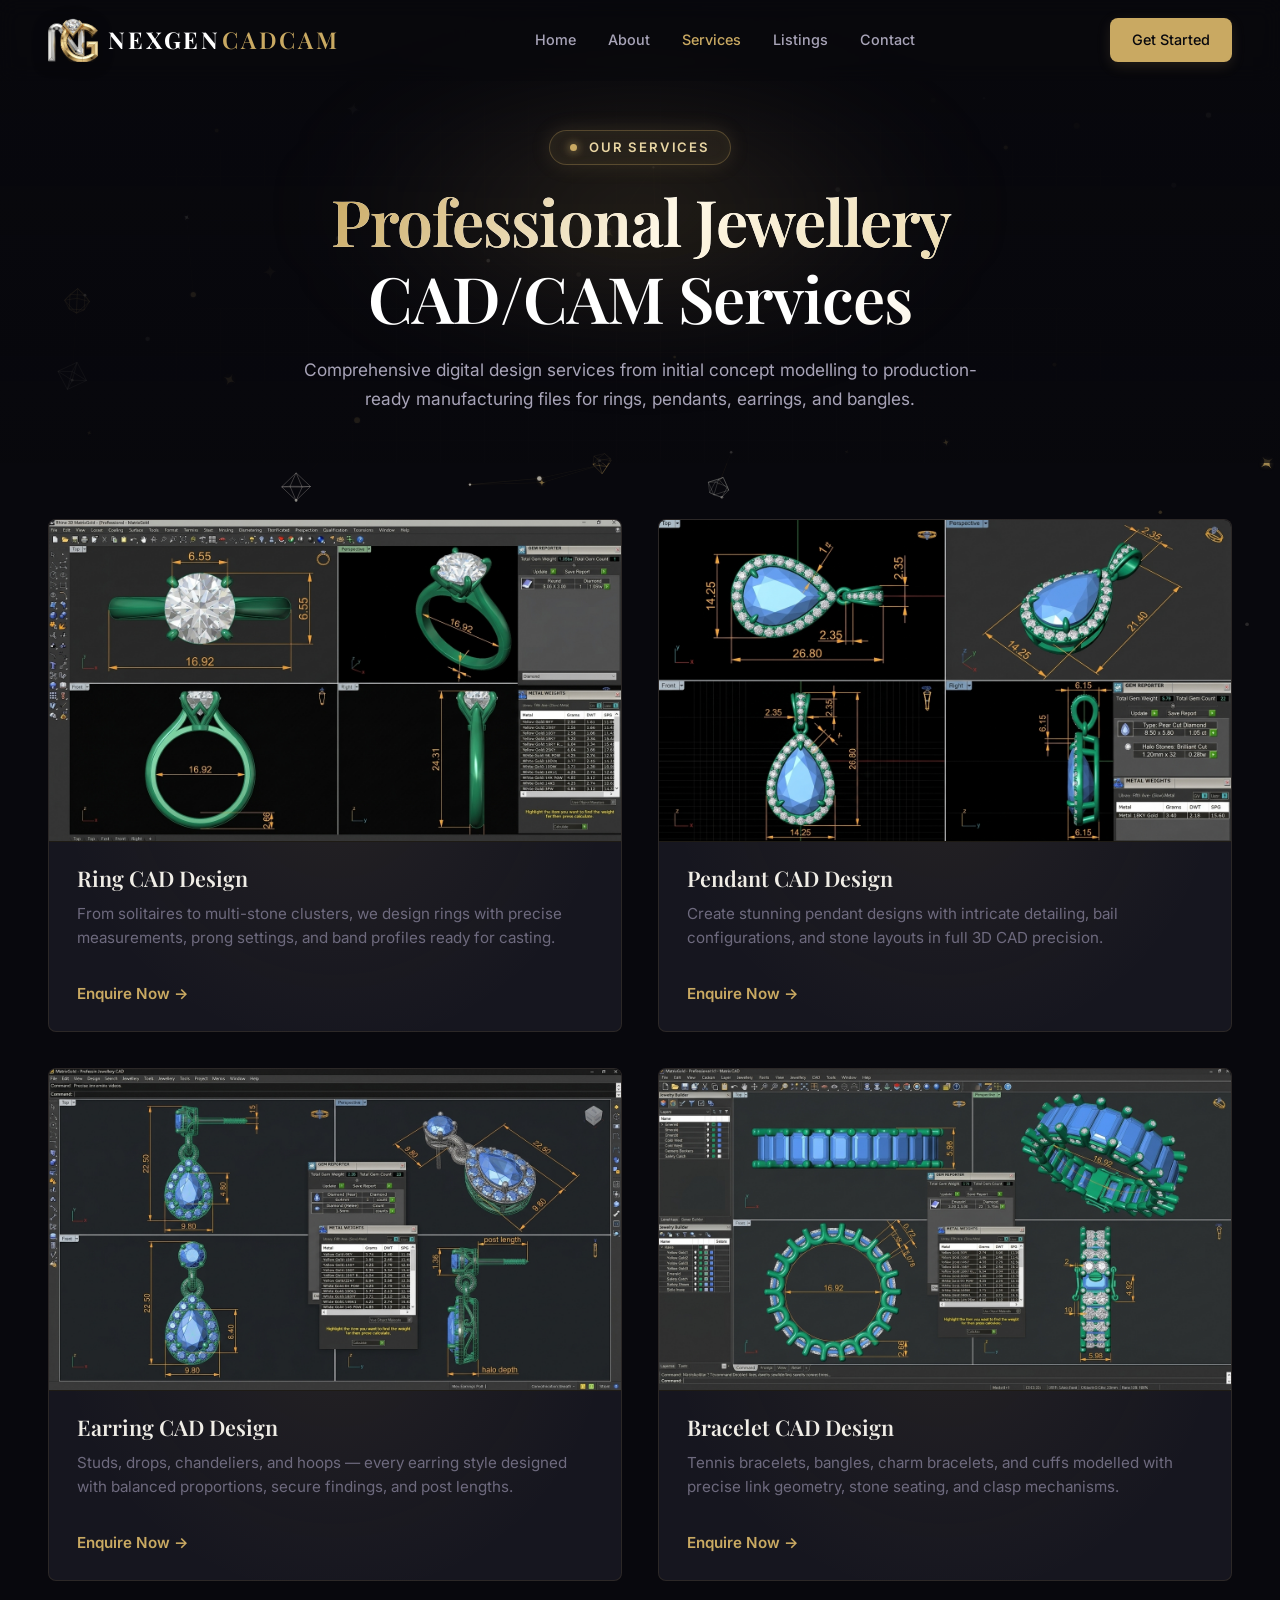
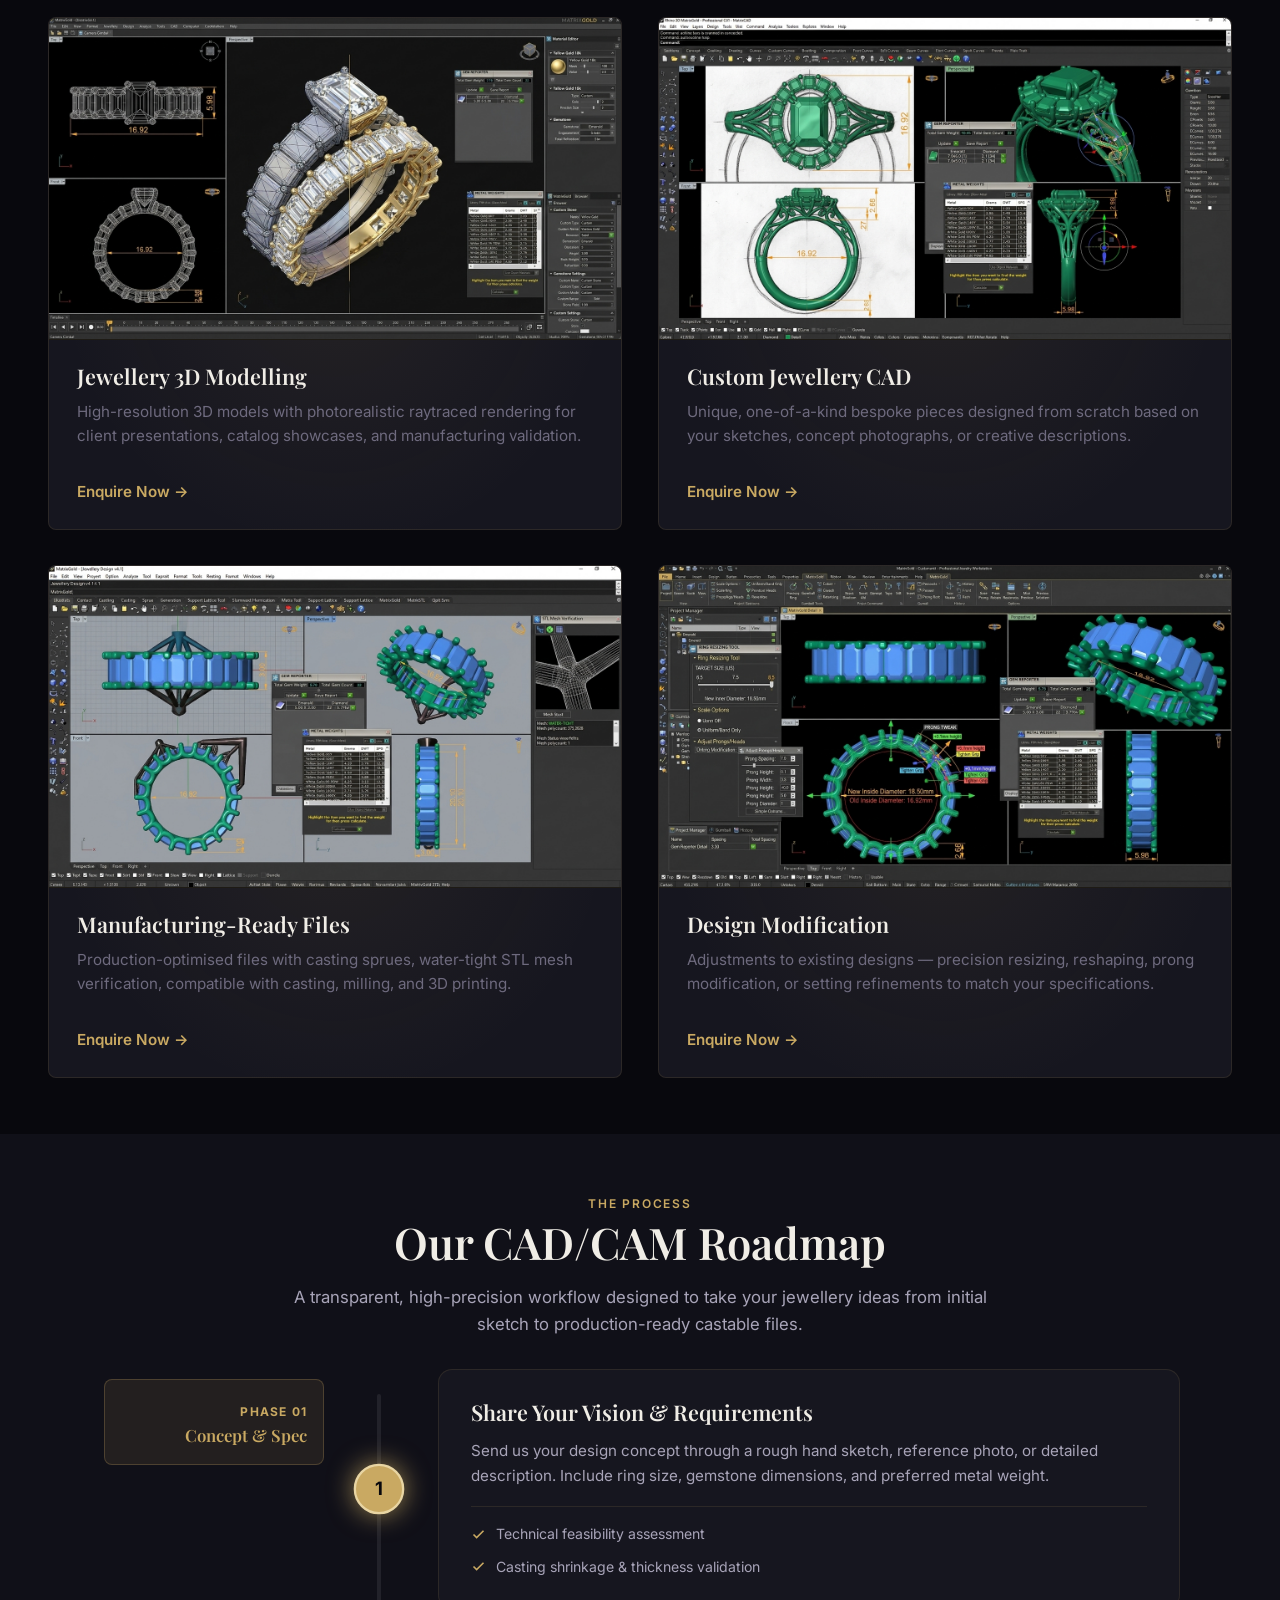
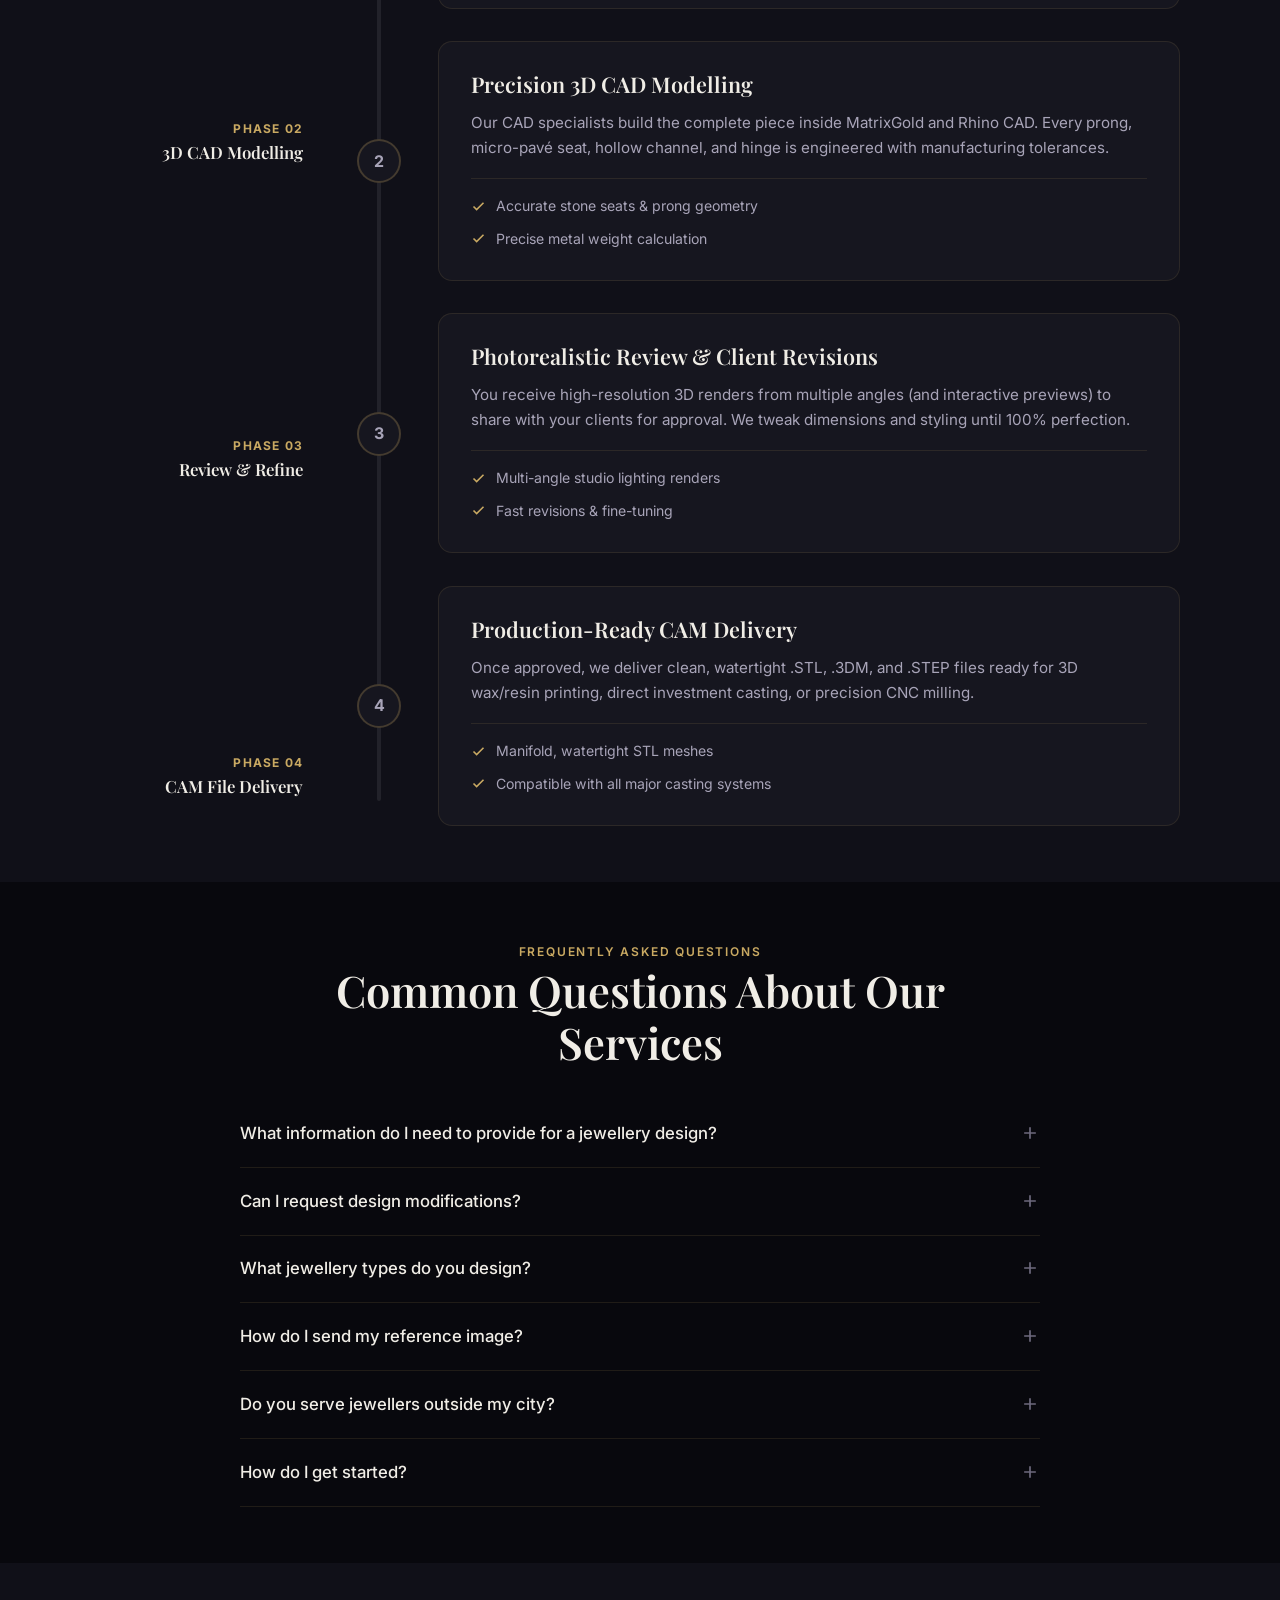
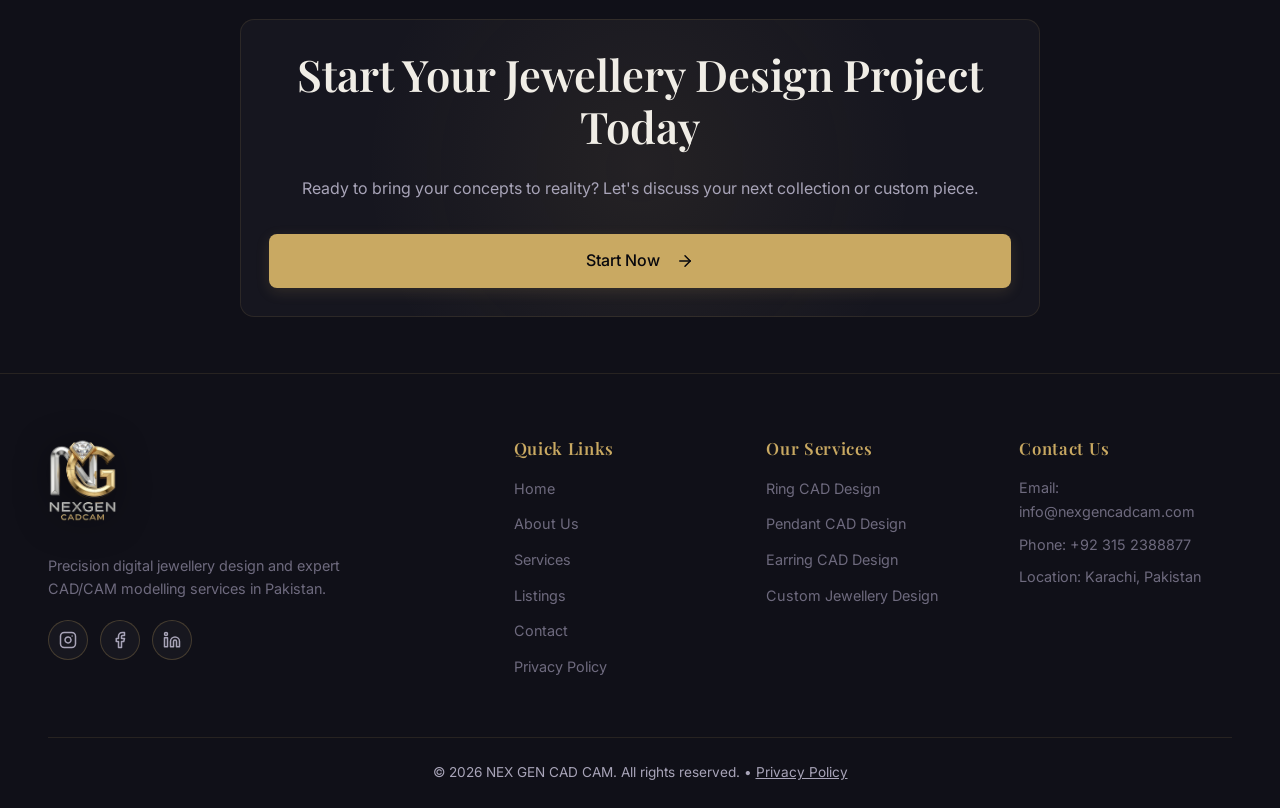
<file: services.html>
<!DOCTYPE html>
<html lang="en">
<head>
  <meta charset="UTF-8">
  <meta name="viewport" content="width=device-width, initial-scale=1.0">
  <title>Jewellery CAD/CAM Design Services | NEX GEN CAD CAM</title>
  <meta name="description" content="Explore our comprehensive jewellery CAD/CAM services, including ring design, pendant modeling, and production-ready 3D files.">
  <meta name="robots" content="index, follow, max-snippet:-1, max-image-preview:large, max-video-preview:-1">
  <link rel="canonical" href="https://nexgencadcam.com/services.html">
  <meta property="og:title" content="Jewellery CAD/CAM Services | NEX GEN CAD CAM">
  <meta property="og:description" content="Comprehensive digital design services for jewellers.">
  <meta property="og:type" content="website">
  <meta name="twitter:card" content="summary_large_image">
  
  <link rel="preconnect" href="https://fonts.googleapis.com">
  <link rel="preconnect" href="https://fonts.gstatic.com" crossorigin>
  <link href="https://fonts.googleapis.com/css2?family=Playfair+Display:wght@400;500;600;700&family=Inter:wght@300;400;500;600&display=swap" rel="stylesheet">
  
  <link rel="stylesheet" href="css/style.css">
  <link rel="icon" href="images/logo_cropped.png" type="image/png">
  <link rel="apple-touch-icon" href="images/logo_cropped.png">
</head>
<body>
  <canvas id="globalParticleCanvas" class="global-particles-canvas" aria-hidden="true"></canvas>

  <header class="site-header">
    <div class="container header-inner">
      <a href="index.html" class="brand" aria-label="NEXGEN CADCAM Home">
        <img src="images/logo_cropped.png" alt="NEXGEN CADCAM" class="header-logo">
        <span class="brand-text">NEXGEN<span class="brand-accent">CADCAM</span></span>
      </a>
      <nav class="nav-primary" aria-label="Primary">
        <a href="index.html">Home</a>
        <a href="about.html">About</a>
        <a href="services.html" aria-current="page">Services</a>
        <a href="listings.html">Listings</a>
        <a href="contact.html">Contact</a>
      </nav>
      <div class="header-actions">
        <a href="contact.html" class="btn btn-primary btn-sm">Get Started</a>
        <button class="nav-toggle" aria-label="Toggle navigation menu" aria-expanded="false">
          <span></span>
          <span></span>
          <span></span>
        </button>
      </div>
    </div>
  </header>

  <nav class="nav-panel" aria-label="Mobile">
    <button class="nav-panel-close" aria-label="Close menu">
      <svg viewBox="0 0 24 24" fill="none" stroke="currentColor" stroke-width="1.8"><path d="M6 6l12 12M18 6L6 18"/></svg>
    </button>
    <a href="index.html">Home</a>
    <a href="about.html">About</a>
    <a href="services.html" aria-current="page">Services</a>
    <a href="listings.html">Listings</a>
    <a href="contact.html">Contact</a>
    <a href="contact.html" class="btn btn-primary btn-block">Get Started</a>
  </nav>

  <main>
    <!-- Page Hero -->
    <section class="section page-hero hero-bg" style="background-image: linear-gradient(to bottom, rgba(8, 8, 13, 0.8), rgba(8, 8, 13, 0.95)), url('https://images.unsplash.com/photo-1573408301185-9146fe634ad0?w=1400&q=80');">
      <div class="page-hero-mesh" aria-hidden="true"></div>
      <div class="container">
        <div class="page-hero-content text-center" data-reveal>
          <span class="eyebrow"><span class="live-status-dot"></span> Our Services</span>
          <h1><span class="shimmer-gold-text">Professional Jewellery</span> CAD/CAM Services</h1>
          <p class="lede">Comprehensive digital design services from initial concept modelling to production-ready manufacturing files for rings, pendants, earrings, and bangles.</p>
        </div>
      </div>
    </section>

    <!-- Services Grid -->
    <section class="section">
      <div class="container">
        <div class="services-grid-large">
          <div class="card service-card-detailed" data-reveal>
            <div class="service-cad-preview">
              <img src="images/service-ring-cad.jpg" alt="Ring CAD Design" loading="lazy">
            </div>
            <div class="service-content">
              <h3>Ring CAD Design</h3>
              <p>From solitaires to multi-stone clusters, we design rings with precise measurements, prong settings, and band profiles ready for casting.</p>
              <a href="contact.html" class="service-link">Enquire Now →</a>
            </div>
          </div>
          
          <div class="card service-card-detailed" data-reveal>
            <div class="service-cad-preview">
              <img src="images/service-pendant-cad.jpg" alt="Pendant CAD Design" loading="lazy">
            </div>
            <div class="service-content">
              <h3>Pendant CAD Design</h3>
              <p>Create stunning pendant designs with intricate detailing, bail configurations, and stone layouts in full 3D CAD precision.</p>
              <a href="contact.html" class="service-link">Enquire Now →</a>
            </div>
          </div>

          <div class="card service-card-detailed" data-reveal>
            <div class="service-cad-preview">
              <img src="images/service-earring-cad.jpg" alt="Earring CAD Design" loading="lazy">
            </div>
            <div class="service-content">
              <h3>Earring CAD Design</h3>
              <p>Studs, drops, chandeliers, and hoops — every earring style designed with balanced proportions, secure findings, and post lengths.</p>
              <a href="contact.html" class="service-link">Enquire Now →</a>
            </div>
          </div>

          <div class="card service-card-detailed" data-reveal>
            <div class="service-cad-preview">
              <img src="images/service-bracelet-cad.jpg" alt="Bracelet CAD Design" loading="lazy">
            </div>
            <div class="service-content">
              <h3>Bracelet CAD Design</h3>
              <p>Tennis bracelets, bangles, charm bracelets, and cuffs modelled with precise link geometry, stone seating, and clasp mechanisms.</p>
              <a href="contact.html" class="service-link">Enquire Now →</a>
            </div>
          </div>

          <div class="card service-card-detailed" data-reveal>
            <div class="service-cad-preview">
              <img src="images/service-3d-modelling-cad.jpg" alt="Jewellery 3D Modelling" loading="lazy">
            </div>
            <div class="service-content">
              <h3>Jewellery 3D Modelling</h3>
              <p>High-resolution 3D models with photorealistic raytraced rendering for client presentations, catalog showcases, and manufacturing validation.</p>
              <a href="contact.html" class="service-link">Enquire Now →</a>
            </div>
          </div>

          <div class="card service-card-detailed" data-reveal>
            <div class="service-cad-preview">
              <img src="images/service-custom-cad.jpg" alt="Custom Jewellery CAD" loading="lazy">
            </div>
            <div class="service-content">
              <h3>Custom Jewellery CAD</h3>
              <p>Unique, one-of-a-kind bespoke pieces designed from scratch based on your sketches, concept photographs, or creative descriptions.</p>
              <a href="contact.html" class="service-link">Enquire Now →</a>
            </div>
          </div>

          <div class="card service-card-detailed" data-reveal>
            <div class="service-cad-preview">
              <img src="images/service-manufacturing-cad.jpg" alt="Manufacturing-Ready CAD Files" loading="lazy">
            </div>
            <div class="service-content">
              <h3>Manufacturing-Ready Files</h3>
              <p>Production-optimised files with casting sprues, water-tight STL mesh verification, compatible with casting, milling, and 3D printing.</p>
              <a href="contact.html" class="service-link">Enquire Now →</a>
            </div>
          </div>

          <div class="card service-card-detailed" data-reveal>
            <div class="service-cad-preview">
              <img src="images/service-modification-cad.jpg" alt="Design Modification & Revisions" loading="lazy">
            </div>
            <div class="service-content">
              <h3>Design Modification</h3>
              <p>Adjustments to existing designs — precision resizing, reshaping, prong modification, or setting refinements to match your specifications.</p>
              <a href="contact.html" class="service-link">Enquire Now →</a>
            </div>
          </div>
        </div>
      </div>
    </section>

    <!-- How It Works (KoderHive-Style Roadmap) -->
    <section class="section bg-secondary roadmap-section">
      <div class="container">
        <div class="section-header text-center" data-reveal>
          <span class="eyebrow">The Process</span>
          <h2>Our CAD/CAM Roadmap</h2>
          <p>A transparent, high-precision workflow designed to take your jewellery ideas from initial sketch to production-ready castable files.</p>
        </div>
        
        <div class="kh-roadmap-container" id="servicesRoadmap">
          <!-- Left Column: Steps Navigation (Desktop) -->
          <div class="kh-roadmap-steps-col">
            <div class="kh-step-indicator active" data-step="1">
              <span class="kh-step-badge">Phase 01</span>
              <h4 class="kh-step-nav-title">Concept & Spec</h4>
            </div>
            <div class="kh-step-indicator" data-step="2">
              <span class="kh-step-badge">Phase 02</span>
              <h4 class="kh-step-nav-title">3D CAD Modelling</h4>
            </div>
            <div class="kh-step-indicator" data-step="3">
              <span class="kh-step-badge">Phase 03</span>
              <h4 class="kh-step-nav-title">Review & Refine</h4>
            </div>
            <div class="kh-step-indicator" data-step="4">
              <span class="kh-step-badge">Phase 04</span>
              <h4 class="kh-step-nav-title">CAM File Delivery</h4>
            </div>
          </div>

          <!-- Center Column: Animated Timeline Bar with glowing Dots -->
          <div class="kh-roadmap-timeline-col">
            <div class="kh-timeline-bar">
              <div class="kh-timeline-progress"></div>
            </div>
            <div class="kh-dot kh-dot-1 active" data-step="1">
              <span>1</span>
            </div>
            <div class="kh-dot kh-dot-2" data-step="2">
              <span>2</span>
            </div>
            <div class="kh-dot kh-dot-3" data-step="3">
              <span>3</span>
            </div>
            <div class="kh-dot kh-dot-4" data-step="4">
              <span>4</span>
            </div>
          </div>

          <!-- Right Column: Detailed Step Cards -->
          <div class="kh-roadmap-content-col">
            <!-- Step 1 Card -->
            <div class="kh-roadmap-card card" data-step="1" data-reveal>
              <div class="kh-card-header">
                <span class="kh-mobile-badge">Phase 01</span>
                <h3>Share Your Vision & Requirements</h3>
              </div>
              <p>Send us your design concept through a rough hand sketch, reference photo, or detailed description. Include ring size, gemstone dimensions, and preferred metal weight.</p>
              <ul class="kh-card-features">
                <li><svg width="15" height="15" viewBox="0 0 24 24" fill="none" stroke="currentColor" stroke-width="2.5"><path d="M20 6L9 17l-5-5"/></svg> Technical feasibility assessment</li>
                <li><svg width="15" height="15" viewBox="0 0 24 24" fill="none" stroke="currentColor" stroke-width="2.5"><path d="M20 6L9 17l-5-5"/></svg> Casting shrinkage & thickness validation</li>
              </ul>
            </div>

            <!-- Step 2 Card -->
            <div class="kh-roadmap-card card" data-step="2" data-reveal>
              <div class="kh-card-header">
                <span class="kh-mobile-badge">Phase 02</span>
                <h3>Precision 3D CAD Modelling</h3>
              </div>
              <p>Our CAD specialists build the complete piece inside MatrixGold and Rhino CAD. Every prong, micro-pavé seat, hollow channel, and hinge is engineered with manufacturing tolerances.</p>
              <ul class="kh-card-features">
                <li><svg width="15" height="15" viewBox="0 0 24 24" fill="none" stroke="currentColor" stroke-width="2.5"><path d="M20 6L9 17l-5-5"/></svg> Accurate stone seats & prong geometry</li>
                <li><svg width="15" height="15" viewBox="0 0 24 24" fill="none" stroke="currentColor" stroke-width="2.5"><path d="M20 6L9 17l-5-5"/></svg> Precise metal weight calculation</li>
              </ul>
            </div>

            <!-- Step 3 Card -->
            <div class="kh-roadmap-card card" data-step="3" data-reveal>
              <div class="kh-card-header">
                <span class="kh-mobile-badge">Phase 03</span>
                <h3>Photorealistic Review & Client Revisions</h3>
              </div>
              <p>You receive high-resolution 3D renders from multiple angles (and interactive previews) to share with your clients for approval. We tweak dimensions and styling until 100% perfection.</p>
              <ul class="kh-card-features">
                <li><svg width="15" height="15" viewBox="0 0 24 24" fill="none" stroke="currentColor" stroke-width="2.5"><path d="M20 6L9 17l-5-5"/></svg> Multi-angle studio lighting renders</li>
                <li><svg width="15" height="15" viewBox="0 0 24 24" fill="none" stroke="currentColor" stroke-width="2.5"><path d="M20 6L9 17l-5-5"/></svg> Fast revisions & fine-tuning</li>
              </ul>
            </div>

            <!-- Step 4 Card -->
            <div class="kh-roadmap-card card" data-step="4" data-reveal>
              <div class="kh-card-header">
                <span class="kh-mobile-badge">Phase 04</span>
                <h3>Production-Ready CAM Delivery</h3>
              </div>
              <p>Once approved, we deliver clean, watertight .STL, .3DM, and .STEP files ready for 3D wax/resin printing, direct investment casting, or precision CNC milling.</p>
              <ul class="kh-card-features">
                <li><svg width="15" height="15" viewBox="0 0 24 24" fill="none" stroke="currentColor" stroke-width="2.5"><path d="M20 6L9 17l-5-5"/></svg> Manifold, watertight STL meshes</li>
                <li><svg width="15" height="15" viewBox="0 0 24 24" fill="none" stroke="currentColor" stroke-width="2.5"><path d="M20 6L9 17l-5-5"/></svg> Compatible with all major casting systems</li>
              </ul>
            </div>
          </div>
        </div>
      </div>
    </section>

    <!-- FAQ Section -->
    <section class="section">
      <div class="container">
        <div class="section-header text-center" data-reveal>
          <span class="eyebrow">Frequently Asked Questions</span>
          <h2>Common Questions About Our Services</h2>
        </div>
        
        <div class="faq-list mt-lg" style="max-width: 800px; margin-inline: auto;">
          <div class="faq-item" data-reveal>
            <button class="faq-q" aria-expanded="false">
              <span>What information do I need to provide for a jewellery design?</span>
              <svg viewBox="0 0 24 24" fill="none" stroke="currentColor" stroke-width="2"><path d="M12 5v14M5 12h14"/></svg>
            </button>
            <div class="faq-a">
              <p>You can share sketches, reference images, descriptions, or even photographs of existing jewellery. Include details like ring size, metal type, stone preferences, and any specific measurements.</p>
            </div>
          </div>
          
          <div class="faq-item" data-reveal>
            <button class="faq-q" aria-expanded="false">
              <span>Can I request design modifications?</span>
              <svg viewBox="0 0 24 24" fill="none" stroke="currentColor" stroke-width="2"><path d="M12 5v14M5 12h14"/></svg>
            </button>
            <div class="faq-a">
              <p>Absolutely. We include revision rounds in every project. You can request changes to proportions, stone settings, engravings, and any other design elements until you're satisfied.</p>
            </div>
          </div>
          
          <div class="faq-item" data-reveal>
            <button class="faq-q" aria-expanded="false">
              <span>What jewellery types do you design?</span>
              <svg viewBox="0 0 24 24" fill="none" stroke="currentColor" stroke-width="2"><path d="M12 5v14M5 12h14"/></svg>
            </button>
            <div class="faq-a">
              <p>We design all types of jewellery including rings, pendants, earrings, bracelets, bangles, brooches, and custom pieces. Both traditional and contemporary styles.</p>
            </div>
          </div>
          
          <div class="faq-item" data-reveal>
            <button class="faq-q" aria-expanded="false">
              <span>How do I send my reference image?</span>
              <svg viewBox="0 0 24 24" fill="none" stroke="currentColor" stroke-width="2"><path d="M12 5v14M5 12h14"/></svg>
            </button>
            <div class="faq-a">
              <p>You can send reference images via WhatsApp, email, or through our contact form. We accept all common image formats.</p>
            </div>
          </div>
          
          <div class="faq-item" data-reveal>
            <button class="faq-q" aria-expanded="false">
              <span>Do you serve jewellers outside my city?</span>
              <svg viewBox="0 0 24 24" fill="none" stroke="currentColor" stroke-width="2"><path d="M12 5v14M5 12h14"/></svg>
            </button>
            <div class="faq-a">
              <p>Yes. We serve jewellers across Pakistan and work entirely digitally. Location is never a barrier — we communicate through WhatsApp, email, and video calls.</p>
            </div>
          </div>
          
          <div class="faq-item" data-reveal>
            <button class="faq-q" aria-expanded="false">
              <span>How do I get started?</span>
              <svg viewBox="0 0 24 24" fill="none" stroke="currentColor" stroke-width="2"><path d="M12 5v14M5 12h14"/></svg>
            </button>
            <div class="faq-a">
              <p>Simply fill out our contact form or reach out via WhatsApp. Share your design idea and we'll provide a quote and timeline for your project.</p>
            </div>
          </div>
        </div>
      </div>
    </section>

    <!-- Final CTA Section -->
    <section class="section text-center bg-secondary">
      <div class="container">
        <div class="cta-box card" data-reveal style="padding: calc(var(--gap-section) * 0.5);">
          <h2>Start Your Jewellery Design Project Today</h2>
          <p class="mt-md mb-lg">Ready to bring your concepts to reality? Let's discuss your next collection or custom piece.</p>
          <a href="contact.html" class="btn btn-primary">Start Now <svg width="20" height="20" viewBox="0 0 24 24" fill="none" stroke="currentColor" stroke-width="2" stroke-linecap="round" stroke-linejoin="round" style="margin-left:8px; vertical-align:middle;"><line x1="5" y1="12" x2="19" y2="12"></line><polyline points="12 5 19 12 12 19"></polyline></svg></a>
        </div>
      </div>
    </section>
  </main>

  <footer class="site-footer">
    <div class="container">
      <div class="footer-grid grid-4">
        <div class="footer-brand">
          <a href="index.html" class="brand" aria-label="NEXGEN CADCAM Home">
            <img src="images/NEXGEN LOGO.png" alt="NEXGEN CADCAM" class="footer-logo">
           </a>
          <p>Precision digital jewellery design and expert CAD/CAM modelling services in Pakistan.</p>
          <div class="social-links">
            <a href="https://www.instagram.com/nexgencadcam/" class="social-link" aria-label="Instagram" target="_blank" rel="noopener">
              <svg viewBox="0 0 24 24" width="18" height="18" fill="none" stroke="currentColor" stroke-width="2" stroke-linecap="round" stroke-linejoin="round">
                <rect x="2" y="2" width="20" height="20" rx="5" ry="5"></rect>
                <path d="M16 11.37A4 4 0 1 1 12.63 8 4 4 0 0 1 16 11.37z"></path>
                <line x1="17.5" y1="6.5" x2="17.51" y2="6.5"></line>
              </svg>
            </a>
            <a href="https://www.facebook.com/profile.php?id=61595338136196" class="social-link" aria-label="Facebook" target="_blank" rel="noopener">
              <svg viewBox="0 0 24 24" width="18" height="18" fill="none" stroke="currentColor" stroke-width="2" stroke-linecap="round" stroke-linejoin="round">
                <path d="M18 2h-3a5 5 0 0 0-5 5v3H7v4h3v8h4v-8h3l1-4h-4V7a1 1 0 0 1 1-1h3z"></path>
              </svg>
            </a>
            <a href="https://www.linkedin.com/in/nexgen-cadcam-432089442/?isSelfProfile=true" class="social-link" aria-label="LinkedIn" target="_blank" rel="noopener">
              <svg viewBox="0 0 24 24" width="18" height="18" fill="none" stroke="currentColor" stroke-width="2" stroke-linecap="round" stroke-linejoin="round">
                <path d="M16 8a6 6 0 0 1 6 6v7h-4v-7a2 2 0 0 0-2-2 2 2 0 0 0-2 2v7h-4v-7a6 6 0 0 1 6-6z"></path>
                <rect x="2" y="9" width="4" height="12"></rect>
                <circle cx="4" cy="4" r="2"></circle>
              </svg>
            </a>
          </div>
        </div>
        <div class="footer-links">
          <h4>Quick Links</h4>
          <ul>
            <li><a href="index.html">Home</a></li>
            <li><a href="about.html">About Us</a></li>
            <li><a href="services.html">Services</a></li>
            <li><a href="listings.html">Listings</a></li>
            <li><a href="contact.html">Contact</a></li>
            <li><a href="privacy-policy.html">Privacy Policy</a></li>
          </ul>
        </div>
        <div class="footer-links">
          <h4>Our Services</h4>
          <ul>
            <li><a href="services.html">Ring CAD Design</a></li>
            <li><a href="services.html">Pendant CAD Design</a></li>
            <li><a href="services.html">Earring CAD Design</a></li>
            <li><a href="services.html">Custom Jewellery Design</a></li>
          </ul>
        </div>
        <div class="footer-contact">
          <h4>Contact Us</h4>
          <p>Email: <a href="mailto:info@nexgencadcam.com">info@nexgencadcam.com</a></p>
          <p>Phone: <a href="tel:+923152388877">+92 315 2388877</a></p>
          <p>Location: Karachi, Pakistan</p>
        </div>
      </div>
      <div class="footer-bottom">
        <p>&copy; <span data-year>2026</span> NEX GEN CAD CAM. All rights reserved. &bull; <a href="privacy-policy.html" style="color:var(--text-secondary);text-decoration:underline;">Privacy Policy</a></p>
      </div>
    </div>
  </footer>

  <button class="back-to-top" aria-label="Back to top">
    <svg viewBox="0 0 24 24" fill="none" stroke="currentColor" stroke-width="2"><path d="M12 19V5M6 11l6-6 6 6"/></svg>
  </button>

  <script src="js/main.js" defer></script>
</body>
</html>
</file>
<file: css/style.css>
/* 
 * NEX GEN CAD CAM - Style System
 * 
 * 1. Reset & Base
 * 2. CSS Custom Properties
 * 3. Base Typography
 * 4. Layout
 * 5. Buttons
 * 6. Header & Navigation
 * 7. Mobile Nav Panel
 * 8. Hero Section
 * 9. 3D Ring Animation
 * 10. Trust Strip
 * 11. Cards
 * 12. Service Cards
 * 13. Benefit Cards
 * 14. Portfolio / Listings
 * 15. Testimonials
 * 16. Timeline / How It Works
 * 17. FAQ Accordion
 * 18. Contact Form
 * 19. Map Placeholder
 * 20. Footer
 * 21. CTA Section
 * 22. Page Hero
 * 23. About Page
 * 24. Scroll Reveal
 * 25. Skip Link
 * 26. Back to Top
 * 27. Utilities
 * 28. Responsive
 */

/* ==========================================================================
   1. Reset & Base
   ========================================================================== */
*, *::before, *::after {
  box-sizing: border-box;
  margin: 0;
  padding: 0;
}

html {
  scroll-behavior: smooth;
  font-size: 16px;
  overflow-x: hidden;
  background-color: var(--bg-primary);
}

body {
  min-height: 100vh;
  -webkit-font-smoothing: antialiased;
  -moz-osx-font-smoothing: grayscale;
  overflow-x: hidden;
}

img, picture, svg, video {
  display: block;
  max-width: 100%;
}

button, input, textarea, select {
  font: inherit;
  color: inherit;
}

a {
  text-decoration: none;
  color: inherit;
}

ul, ol {
  list-style: none;
}

/* ==========================================================================
   2. CSS Custom Properties
   ========================================================================== */
:root {
  /* Colors */
  --bg-primary: #08080D;
  --bg-secondary: #101018;
  --bg-card: #16161F;
  --bg-elevated: #1E1E2A;
  
  --gold: #C9A962;
  --gold-light: #E8D5A3;
  --gold-dark: #8B7535;
  --gold-glow: rgba(201, 169, 98, 0.12);
  
  --white: #FFFFFF;
  --text-primary: #F0EDE6;
  --text-secondary: #A8A4B8;
  --text-muted: #6E6A7E;
  
  --border-subtle: rgba(201, 169, 98, 0.12);
  --border-gold: rgba(201, 169, 98, 0.25);
  
  --danger: #E24040;
  --success: #40AE70;

  /* Typography */
  --font-heading: 'Playfair Display', serif;
  --font-body: 'Inter', sans-serif;

  /* Layout Tokens */
  --container: 1280px;
  --gap-section: clamp(36px, 4.5vw, 56px);
  --radius-sm: 4px;
  --radius-md: 8px;
  --radius-lg: 14px;
  --radius-xl: 20px;
  --header-h: 80px;
  --ease: cubic-bezier(.4, 0, .2, 1);
}

/* ==========================================================================
   3. Base Typography
   ========================================================================== */
body {
  font-family: var(--font-body);
  background-color: var(--bg-primary);
  color: var(--text-primary);
  line-height: 1.6;
}

h1, h2, h3, h4, h5, h6 {
  font-family: var(--font-heading);
  line-height: 1.2;
  color: var(--text-primary);
  font-weight: 600;
}

h1 {
  font-size: clamp(2.6rem, 5vw, 4.2rem);
}

h2 {
  font-size: clamp(2rem, 3.4vw, 3rem);
}

h3 {
  font-size: clamp(1.2rem, 1.6vw, 1.5rem);
}

h4 {
  font-size: 1.2rem;
}

p {
  color: var(--text-secondary);
  margin-bottom: 1rem;
}

p:last-child {
  margin-bottom: 0;
}

.eyebrow {
  display: inline-block;
  text-transform: uppercase;
  font-size: 0.75rem;
  letter-spacing: 0.15em;
  color: var(--gold);
  font-family: var(--font-body);
  font-weight: 600;
}

/* ==========================================================================
   4. Layout
   ========================================================================== */
.container {
  max-width: var(--container);
  margin-inline: auto;
  padding-inline: clamp(20px, 5vw, 48px);
}

.section {
  padding-block: var(--gap-section);
}

.split {
  display: flex;
  flex-wrap: wrap;
  gap: 40px;
}
.split > * {
  flex: 1 1 calc(50% - 20px);
}

.grid-2 {
  display: grid;
  grid-template-columns: repeat(2, 1fr);
  gap: 32px;
}

.grid-3 {
  display: grid;
  grid-template-columns: repeat(3, 1fr);
  gap: 32px;
}

.grid-4 {
  display: grid;
  grid-template-columns: repeat(4, 1fr);
  gap: 24px;
}

@media (max-width: 900px) {
  .grid-3, .grid-4 {
    grid-template-columns: repeat(2, 1fr);
  }
}

@media (max-width: 700px) {
  .grid-2 {
    grid-template-columns: 1fr;
  }
}

@media (max-width: 600px) {
  .grid-3, .grid-4 {
    grid-template-columns: 1fr;
  }
  .split > * {
    flex: 1 1 100%;
  }
}

/* ==========================================================================
   5. Buttons
   ========================================================================== */
.btn {
  display: inline-flex;
  align-items: center;
  justify-content: center;
  gap: 8px;
  padding: 14px 32px;
  border-radius: var(--radius-md);
  font-weight: 500;
  font-size: 1rem;
  transition: all 0.3s var(--ease);
  cursor: pointer;
  border: none;
  text-decoration: none;
}

.btn-primary {
  background-color: var(--gold);
  color: #08080D;
  box-shadow: 0 4px 14px rgba(201, 169, 98, 0.15);
}

.btn-primary:hover {
  background-color: var(--gold-light);
  transform: translateY(-2px);
  box-shadow: 0 6px 20px rgba(201, 169, 98, 0.25);
}

.btn-secondary {
  background-color: transparent;
  border: 1px solid var(--gold);
  color: var(--gold);
}

.btn-secondary:hover {
  background-color: var(--gold);
  color: #08080D;
}

.btn-sm {
  padding: 10px 22px;
  font-size: 0.9rem;
}

.btn-block {
  width: 100%;
  display: flex;
}

.btn svg {
  width: 18px;
  height: 18px;
  transition: transform 0.3s var(--ease);
}

.btn:hover svg {
  transform: translateX(4px);
}

/* ==========================================================================
   6. Header & Navigation
   ========================================================================== */
.site-header {
  position: fixed;
  top: 0;
  left: 0;
  width: 100%;
  z-index: 1002;
  backdrop-filter: blur(10px);
  -webkit-backdrop-filter: blur(10px);
  background-color: rgba(8, 8, 13, 0.5);
  transition: background-color 0.3s var(--ease), border-color 0.3s var(--ease);
  border-bottom: 1px solid transparent;
}

.site-header.is-scrolled {
  background-color: var(--bg-primary);
  border-bottom: 1px solid var(--border-subtle);
}

.header-inner {
  display: flex;
  justify-content: space-between;
  align-items: center;
  height: var(--header-h);
}

.brand {
  display: flex;
  align-items: center;
  gap: 10px;
  text-decoration: none;
}

.brand-icon {
  color: var(--gold);
  font-size: 1.5rem;
  line-height: 1;
}

.brand-text {
  font-family: var(--font-heading);
  font-weight: 700;
  font-size: clamp(1.2rem, 2.2vw, 1.45rem);
  letter-spacing: 0.12em;
  color: var(--white);
  text-transform: uppercase;
  display: inline-flex;
  align-items: center;
  line-height: 1;
  text-decoration: none;
  transition: opacity 0.3s var(--ease), text-shadow 0.3s var(--ease);
}

.brand-text .brand-accent {
  color: var(--gold);
  font-weight: 600;
  letter-spacing: 0.12em;
  margin-left: 1px;
}

.brand:hover .brand-text {
  text-shadow: 0 0 16px rgba(201, 169, 98, 0.45);
}

.header-logo,
.brand-logo {
  height: 44px;
  width: auto;
  max-width: 52px;
  object-fit: contain;
  display: block;
  mix-blend-mode: normal;
  filter: drop-shadow(0 2px 8px rgba(0, 0, 0, 0.45));
  transition: transform 0.3s var(--ease), filter 0.3s var(--ease);
}

@media (max-width: 600px) {
  .header-logo {
    height: 36px;
    max-width: 44px;
  }
}

.brand:hover .header-logo,
.brand:hover .brand-logo {
  transform: scale(1.06);
  filter: drop-shadow(0 0 12px rgba(201, 169, 98, 0.5));
}

.footer-logo {
  height: 84px;
  width: auto;
  max-width: 220px;
  object-fit: contain;
  display: block;
  margin-bottom: 16px;
  mix-blend-mode: normal;
  filter: drop-shadow(0 4px 16px rgba(0, 0, 0, 0.5));
  transition: transform 0.3s var(--ease), filter 0.3s var(--ease);
}

.brand:hover .footer-logo {
  transform: scale(1.04);
  filter: drop-shadow(0 0 16px rgba(201, 169, 98, 0.4));
}

.nav-primary {
  display: flex;
  gap: 32px;
  align-items: center;
}

.nav-primary a {
  color: var(--text-secondary);
  font-size: 0.9rem;
  font-weight: 500;
  transition: color 0.3s var(--ease);
  position: relative;
}

.nav-primary a:hover {
  color: var(--gold);
}

.nav-primary a[aria-current="page"] {
  color: var(--gold);
}

.header-actions {
  display: flex;
  align-items: center;
  gap: 16px;
}

.nav-toggle {
  display: none;
  background: transparent;
  border: none;
  cursor: pointer;
  padding: 10px 8px;
  width: 44px;
  height: 44px;
  border-radius: var(--radius-sm);
  touch-action: manipulation;
  -webkit-tap-highlight-color: transparent;
  position: relative;
  z-index: 1002;
}

@media (max-width: 860px) {
  .nav-primary {
    display: none !important;
  }
  .header-actions .btn-sm {
    display: none !important;
  }
  .nav-toggle {
    display: flex;
    flex-direction: column;
    align-items: center;
    justify-content: center;
    gap: 5px;
    width: 44px;
    height: 44px;
    margin-right: -6px;
  }
  .nav-toggle span {
    display: block;
    width: 24px;
    height: 2px;
    background-color: var(--text-primary);
    transition: transform 0.3s var(--ease), opacity 0.25s var(--ease), background-color 0.3s var(--ease);
    border-radius: 2px;
    pointer-events: none;
  }
  .nav-open .nav-toggle span:nth-child(1) {
    transform: translateY(7px) rotate(45deg);
    background-color: var(--gold);
  }
  .nav-open .nav-toggle span:nth-child(2) {
    opacity: 0;
    transform: scaleX(0);
  }
  .nav-open .nav-toggle span:nth-child(3) {
    transform: translateY(-7px) rotate(-45deg);
    background-color: var(--gold);
  }
}

/* ==========================================================================
   7. Mobile Nav Panel
   ========================================================================== */
body.nav-open {
  overflow: hidden !important;
  touch-action: none;
}

.nav-panel {
  position: fixed;
  inset: 0;
  width: 100%;
  height: 100%;
  height: 100dvh;
  background-color: rgba(8, 8, 13, 0.98);
  backdrop-filter: blur(20px);
  -webkit-backdrop-filter: blur(20px);
  z-index: 1001;
  display: flex;
  flex-direction: column;
  padding: calc(var(--header-h) + 20px) 28px 36px;
  transform: translateX(100%);
  transition: transform 0.35s var(--ease), visibility 0.35s var(--ease);
  visibility: hidden;
  overflow-y: auto;
  -webkit-overflow-scrolling: touch;
}

.nav-open .nav-panel {
  transform: translateX(0);
  visibility: visible;
}

.nav-panel a {
  font-size: 1.35rem;
  padding: 14px 0;
  border-bottom: 1px solid var(--border-subtle);
  color: var(--text-primary);
  text-decoration: none;
  font-weight: 500;
  transition: color 0.3s var(--ease), padding-left 0.2s var(--ease);
}

.nav-panel a[aria-current="page"] {
  color: var(--gold);
  font-weight: 600;
}

.nav-panel a:last-of-type:not(.btn) {
  border-bottom: none;
  margin-bottom: 28px;
}

.nav-panel a.btn {
  border-bottom: none;
  margin-top: auto;
  font-size: 1rem;
  justify-content: center;
  padding: 16px 28px;
}

.nav-panel a:hover {
  color: var(--gold);
  padding-left: 6px;
}

.nav-panel-close {
  display: none;
}

/* ==========================================================================
   8. Hero Section
   ========================================================================== */
.hero {
  min-height: 100vh;
  min-height: 100dvh;
  display: flex;
  align-items: center;
  padding-top: var(--header-h);
  position: relative;
  overflow: hidden;
}

.hero > .container {
  width: 100%;
}

.hero-split {
  display: flex;
  align-items: center;
  justify-content: space-between;
  gap: 40px;
}

.hero-content {
  max-width: 660px;
  z-index: 2;
  flex: 1.15;
}

.hero .eyebrow {
  margin-bottom: 20px;
}

.hero h1 {
  margin-bottom: 24px;
  color: var(--white);
  font-size: clamp(2rem, 3.3vw, 3.25rem);
  line-height: 1.18;
}

.hero .lede {
  font-size: 1.1rem;
  line-height: 1.7;
  margin-bottom: 36px;
  max-width: 500px;
  color: var(--text-secondary);
}

.hero-ctas {
  display: flex;
  gap: 16px;
  flex-wrap: wrap;
}

.hero-ring {
  flex: 1;
  display: flex;
  justify-content: center;
  align-items: center;
  z-index: 1;
}

.hero-ring-wrap {
  flex: 1;
  display: flex;
  justify-content: center;
  align-items: center;
  z-index: 1;
}

@media (max-width: 1100px) {
  .hero-split {
    flex-direction: column;
    text-align: center;
    padding-top: 60px;
    padding-bottom: 60px;
  }
  .hero-content {
    margin: 0 auto;
    display: flex;
    flex-direction: column;
    align-items: center;
    max-width: 100%;
  }
  .hero .lede {
    text-align: center;
  }
  .hero-ctas {
    justify-content: center;
  }
}

@media (max-width: 600px) {
  .hero h1 {
    font-size: clamp(1.55rem, 5.8vw, 2.1rem);
    line-height: 1.22;
  }
}

@media (max-width: 420px) {
  .hero h1 {
    font-size: clamp(1.35rem, 5.4vw, 1.7rem);
  }
}

/* ==========================================================================
   9. 3D Ring Animation
   ========================================================================== */
.ring-perspective-stage,
.real-ring-showcase {
  position: relative;
  width: 400px;
  height: 400px;
  max-width: 100%;
  display: flex;
  align-items: center;
  justify-content: center;
  margin: 0 auto;
  perspective: 1000px;
  transition: transform 0.25s ease-out;
}

.real-ring-container {
  width: 100%;
  height: 100%;
  position: relative;
  z-index: 2;
  display: flex;
  align-items: center;
  justify-content: center;
  background: transparent;
  border: none;
  outline: none;
  box-shadow: none;
}

.real-ring-video {
  width: 100%;
  height: 100%;
  object-fit: contain;
  display: block;
  pointer-events: none;
  background: transparent;
  border: none;
  outline: none;
  box-shadow: none;
  filter: none;
  will-change: transform;
  transform: translateZ(0);
}

.ring-ambient-glow {
  position: absolute;
  width: 280px;
  height: 280px;
  border-radius: 50%;
  background: radial-gradient(circle, rgba(201, 169, 98, 0.20) 0%, rgba(201, 169, 98, 0.04) 50%, transparent 70%);
  top: 50%;
  left: 50%;
  transform: translate(-50%, -50%);
  pointer-events: none;
  animation: pulseGlow 6s ease-in-out infinite alternate;
}

.ring-floor-shadow {
  position: absolute;
  bottom: 8px;
  left: 50%;
  transform: translateX(-50%);
  width: 200px;
  height: 26px;
  border-radius: 50%;
  background: radial-gradient(ellipse at center, rgba(0, 0, 0, 0.85) 0%, rgba(0, 0, 0, 0.25) 45%, transparent 70%);
  filter: blur(4px);
  pointer-events: none;
  z-index: 1;
}

@keyframes pulseGlow {
  0% { transform: translate(-50%, -50%) scale(0.92); opacity: 0.7; }
  100% { transform: translate(-50%, -50%) scale(1.08); opacity: 1; }
}

/* CAD Coordinate Orbit Rings */
.ring-cad-orbit {
  position: absolute;
  border-radius: 50%;
  pointer-events: none;
}
.ring-cad-orbit.orbit-1 {
  width: 330px;
  height: 330px;
  border: 1px dashed rgba(201, 169, 98, 0.35);
  box-shadow: 0 0 15px rgba(201, 169, 98, 0.08);
  animation: spinOrbit1 20s linear infinite;
}
.ring-cad-orbit.orbit-2 {
  width: 380px;
  height: 380px;
  border: 1px solid rgba(201, 169, 98, 0.2);
  border-top-color: var(--gold);
  border-bottom-color: var(--gold-light);
  animation: spinOrbit2 26s linear infinite reverse;
}

@keyframes spinOrbit1 {
  from { transform: rotateX(65deg) rotateZ(0deg); }
  to { transform: rotateX(65deg) rotateZ(360deg); }
}
@keyframes spinOrbit2 {
  from { transform: rotateY(70deg) rotateZ(0deg); }
  to { transform: rotateY(70deg) rotateZ(360deg); }
}

/* 360 Continuous Horizontal Y-Axis Rotator */
.ring-y-rotator,
.ring-3d-turntable {
  position: relative;
  width: 100%;
  max-width: 420px;
  height: 320px;
  display: flex;
  align-items: center;
  justify-content: center;
  transform-style: preserve-3d;
  animation: rotateRingY 14s linear infinite;
  will-change: transform;
}

@keyframes rotateRingY {
  from {
    transform: rotateY(0deg);
  }
  to {
    transform: rotateY(360deg);
  }
}

.hero-ring-asset,
.real-ring-img {
  width: 100%;
  height: auto;
  max-height: 280px;
  object-fit: contain;
  display: block;
  filter: drop-shadow(0 20px 30px rgba(0, 0, 0, 0.85)) drop-shadow(0 0 25px rgba(201, 169, 98, 0.3));
  user-select: none;
  pointer-events: none;
  backface-visibility: visible;
}

/* Stable Pedestal Ground Shadow (stationary, no vertical movement) */
.ring-shadow {
  position: absolute;
  bottom: 25px;
  left: 50%;
  transform: translateX(-50%) rotateX(75deg);
  width: 250px;
  height: 32px;
  border-radius: 50%;
  background: radial-gradient(ellipse at center, rgba(0, 0, 0, 0.85) 0%, rgba(201, 169, 98, 0.12) 40%, transparent 70%);
  pointer-events: none;
}

@keyframes diamondFlash {
  0%, 100% { opacity: 0.2; transform: scale(0.6) rotate(0deg); }
  50% { opacity: 1; transform: scale(1.4) rotate(90deg); }
}

/* CAD Live Badge */
.ring-cad-badge {
  position: absolute;
  bottom: 0;
  display: inline-flex;
  align-items: center;
  gap: 8px;
  padding: 8px 18px;
  background: rgba(16, 16, 24, 0.88);
  backdrop-filter: blur(8px);
  border: 1px solid var(--border-gold);
  border-radius: 30px;
  color: var(--gold);
  font-family: var(--font-body);
  font-size: 0.72rem;
  letter-spacing: 0.12em;
  font-weight: 600;
  box-shadow: 0 10px 25px rgba(0, 0, 0, 0.5);
}
.ring-cad-badge .badge-dot {
  width: 8px;
  height: 8px;
  border-radius: 50%;
  background: #40AE70;
  box-shadow: 0 0 8px #40AE70;
  animation: pulseDot 2s infinite;
}
@keyframes pulseDot {
  0%, 100% { opacity: 1; transform: scale(1); }
  50% { opacity: 0.4; transform: scale(0.8); }
}

@media (max-width: 600px) {
  .ring-perspective-stage,
  .real-ring-showcase {
    width: 280px;
    height: 280px;
    margin-top: 24px;
  }
  .ring-ambient-glow {
    width: 220px;
    height: 220px;
  }
  .ring-floor-shadow {
    width: 160px;
    height: 22px;
    bottom: 4px;
  }
  .ring-y-rotator,
  .ring-3d-turntable {
    width: 240px;
    height: 200px;
  }
  .hero-ring-asset,
  .real-ring-img {
    max-height: 180px;
  }
  .ring-shadow {
    width: 160px;
    bottom: 16px;
  }
  .ring-cad-badge {
    font-size: 0.6rem;
    padding: 6px 12px;
  }
}

@media (prefers-reduced-motion: reduce) {
  .ring-3d-turntable,
  .ring-cad-orbit,
  .diamond-sparkle,
  .ring-shadow {
    animation: none;
  }
}

/* ==========================================================================
   9b. Hero Ring Video (replaces WebGL 3D ring)
   ========================================================================== */
.ring-video-stage {
  position: relative;
  width: 440px;
  height: 440px;
  max-width: 100%;
  display: flex;
  align-items: center;
  justify-content: center;
  margin: 0 auto;
  border-radius: 50%;
  overflow: hidden;
}

.hero-ring-video {
  width: 100%;
  height: 100%;
  object-fit: cover;
  display: block;
  border-radius: 50%;
  filter: drop-shadow(0 20px 40px rgba(0, 0, 0, 0.6)) drop-shadow(0 0 30px rgba(201, 169, 98, 0.2));
}

.ring-video-stage::after {
  content: '';
  position: absolute;
  inset: 0;
  border-radius: 50%;
  box-shadow: inset 0 0 60px rgba(0, 0, 0, 0.3);
  pointer-events: none;
}

@media (max-width: 1100px) {
  .ring-video-stage {
    width: 360px;
    height: 360px;
    margin-top: 40px;
  }
}

@media (max-width: 600px) {
  .ring-video-stage {
    width: 280px;
    height: 280px;
    margin-top: 30px;
  }
}

/* Page hero centered text (pages without 3D/video) */
.page-hero-content {
  max-width: 700px;
  margin: 0 auto;
  padding: 24px 0 20px;
}

.page-hero-content h1 {
  margin-bottom: 20px;
}

.page-hero-content .lede {
  max-width: 560px;
  margin: 0 auto;
}

/* ==========================================================================
   10. Trust Strip
   ========================================================================== */
.trust-strip {
  background-color: var(--bg-secondary);
  border-top: 1px solid var(--border-subtle);
  border-bottom: 1px solid var(--border-subtle);
  padding: 28px 0;
}

.trust-strip-inner {
  display: flex;
  justify-content: center;
  flex-wrap: wrap;
  gap: 40px;
}

.trust-item {
  display: flex;
  align-items: center;
  gap: 10px;
  color: var(--text-secondary);
  font-size: 0.9rem;
  font-weight: 500;
}

.trust-item svg {
  color: var(--gold);
  width: 24px;
  height: 24px;
}

@media (max-width: 600px) {
  .trust-strip-inner {
    gap: 20px;
    flex-direction: column;
    align-items: center;
  }
}

/* ==========================================================================
   11. Cards
   ========================================================================== */
.card {
  --mouse-x: 50%;
  --mouse-y: 50%;
  background-color: var(--bg-card);
  background-image: radial-gradient(
    550px circle at var(--mouse-x) var(--mouse-y),
    rgba(201, 169, 98, 0.08),
    transparent 50%
  );
  border: 1px solid var(--border-subtle);
  border-radius: var(--radius-lg);
  overflow: hidden;
  transition: transform 0.35s cubic-bezier(0.16, 1, 0.3, 1), border-color 0.3s var(--ease), box-shadow 0.3s var(--ease);
  position: relative;
  display: flex;
  flex-direction: column;
  transform-style: preserve-3d;
  will-change: transform;
}

.card::before {
  content: '';
  position: absolute;
  top: 0;
  left: 0;
  width: 4px;
  height: 100%;
  background-color: transparent;
  transition: background-color 0.25s var(--ease), box-shadow 0.25s var(--ease);
  z-index: 2;
  border-top-left-radius: var(--radius-lg);
  border-bottom-left-radius: var(--radius-lg);
}

.card:hover {
  transform: translateY(-5px);
  border-color: var(--border-gold);
  box-shadow: 0 20px 40px rgba(0, 0, 0, 0.38), 0 0 20px rgba(201, 169, 98, 0.08);
}

.card:hover::before {
  background-color: var(--gold);
  box-shadow: 2px 0 12px rgba(201, 169, 98, 0.4);
}

/* --------------------------------------------------------------------------
   Remove vertical line strictly from Listings & Services cards
   -------------------------------------------------------------------------- */
.portfolio-card::before,
.portfolio-card:hover::before,
.service-card::before,
.service-card:hover::before,
.service-card-detailed::before,
.service-card-detailed:hover::before,
.kh-roadmap-card::before,
.kh-roadmap-card:hover::before,
.cta-box::before,
.cta-box:hover::before {
  display: none !important;
  content: none !important;
  opacity: 0 !important;
  visibility: hidden !important;
  box-shadow: none !important;
}

.card-media {
  aspect-ratio: 4/3;
  overflow: hidden;
  background-color: var(--bg-elevated);
  position: relative;
}

.card-media img {
  width: 100%;
  height: 100%;
  object-fit: cover;
  transition: transform 0.4s var(--ease);
}

.card:hover .card-media img {
  transform: scale(1.05);
}

.card-body {
  padding: 24px;
  flex: 1;
  display: flex;
  flex-direction: column;
}

.card-body h3 {
  margin-bottom: 8px;
}

.card-body p {
  font-size: 0.9rem;
  line-height: 1.6;
  margin-bottom: 0;
}

/* ==========================================================================
   12. Service Cards
   ========================================================================== */
.service-card {
  background-color: var(--bg-card);
  border: 1px solid var(--border-subtle);
  border-radius: var(--radius-lg);
  padding: 32px 24px;
  transition: transform 0.25s var(--ease), border-color 0.25s var(--ease), box-shadow 0.25s var(--ease);
  position: relative;
  height: 100%;
}

.service-card:hover {
  transform: translateY(-4px);
  border-color: var(--border-gold);
  box-shadow: 0 20px 40px rgba(0, 0, 0, 0.3);
}

.service-card .service-icon {
  width: 56px;
  height: 56px;
  border-radius: 12px;
  background-color: var(--gold-glow);
  display: flex;
  align-items: center;
  justify-content: center;
  margin-bottom: 24px;
  color: var(--gold);
}

.service-card .service-icon svg {
  width: 28px;
  height: 28px;
}

.service-card h3 {
  margin-bottom: 12px;
}

/* ==========================================================================
   13. Benefit Cards
   ========================================================================== */
.benefit-card {
  background-color: var(--bg-card);
  border: 1px solid var(--border-subtle);
  border-radius: var(--radius-lg);
  padding: 36px 28px;
  text-align: center;
  transition: transform 0.3s var(--ease);
  height: 100%;
}

.benefit-card:hover {
  transform: translateY(-4px);
}

.benefit-card .benefit-num {
  font-family: var(--font-heading);
  font-size: 3rem;
  color: var(--gold);
  font-weight: 700;
  line-height: 1;
  margin-bottom: 20px;
}

.benefit-card h3 {
  margin-bottom: 12px;
}

/* ==========================================================================
   14. Portfolio / Listings
   ========================================================================== */
.filter-bar {
  display: flex;
  flex-wrap: wrap;
  gap: 10px;
  justify-content: center;
  margin-bottom: 40px;
}

.filter-btn {
  padding: 10px 24px;
  border-radius: 40px;
  border: 1px solid var(--border-subtle);
  background-color: transparent;
  color: var(--text-secondary);
  font-size: 0.85rem;
  transition: all 0.3s var(--ease);
  cursor: pointer;
  font-weight: 500;
}

.filter-btn[aria-pressed="true"],
.filter-btn.is-active {
  background-color: var(--gold);
  color: var(--bg-primary);
  border-color: var(--gold);
}

.filter-btn:hover:not(.is-active):not([aria-pressed="true"]) {
  border-color: var(--gold);
  color: var(--gold);
}

.portfolio-card {
  position: relative;
  background-color: var(--bg-card);
  border: 1px solid var(--border-subtle);
  border-radius: var(--radius-lg);
  overflow: hidden;
  transition: transform 0.4s cubic-bezier(0.16, 1, 0.3, 1), 
              border-color 0.35s ease, 
              box-shadow 0.35s ease;
}

.portfolio-card:hover {
  transform: translateY(-8px) scale(1.015);
  border-color: rgba(201, 169, 98, 0.5);
  box-shadow: 0 20px 40px rgba(0, 0, 0, 0.5), 0 0 25px rgba(201, 169, 98, 0.12);
}

.portfolio-card .card-overlay {
  position: absolute;
  inset: 0;
  background: linear-gradient(to top, rgba(8,8,13,0.9) 0%, transparent 50%);
  opacity: 0;
  transition: opacity 0.3s var(--ease);
  display: flex;
  flex-direction: column;
  justify-content: flex-end;
  padding: 24px;
  z-index: 10;
}

.portfolio-card:hover .card-overlay {
  opacity: 1;
}

.card-overlay h3 {
  color: var(--white);
  margin-bottom: 4px;
  transform: translateY(10px);
  transition: transform 0.3s var(--ease);
}

.card-overlay p {
  color: var(--gold-light);
  font-size: 0.9rem;
  margin-bottom: 0;
  transform: translateY(10px);
  transition: transform 0.3s var(--ease) 0.05s;
}

.portfolio-card:hover .card-overlay h3,
.portfolio-card:hover .card-overlay p {
  transform: translateY(0);
}

/* ==========================================================================
   15. Testimonials
   ========================================================================== */
.testimonial-card {
  background-color: var(--bg-card);
  border: 1px solid var(--border-subtle);
  border-radius: var(--radius-lg);
  padding: 32px;
  height: 100%;
  display: flex;
  flex-direction: column;
}

.testimonial-card .stars {
  color: var(--gold);
  margin-bottom: 16px;
  display: flex;
  gap: 4px;
}

.testimonial-card .stars svg {
  width: 16px;
  height: 16px;
  fill: currentColor;
}

.testimonial-card blockquote {
  font-style: italic;
  font-size: 1rem;
  line-height: 1.7;
  color: var(--text-primary);
  margin-bottom: 20px;
  flex: 1;
}

.testimonial-card .author {
  font-weight: 600;
  color: var(--text-primary);
}

.testimonial-card .role {
  font-size: 0.85rem;
  color: var(--text-muted);
}

/* ==========================================================================
   16. Timeline / How It Works
   ========================================================================== */
.timeline {
  display: grid;
  grid-template-columns: repeat(4, 1fr);
  gap: 24px;
  position: relative;
}

.timeline-step {
  text-align: center;
  position: relative;
  z-index: 2;
}

.timeline-step .step-num {
  width: 56px;
  height: 56px;
  border-radius: 50%;
  border: 2px solid var(--gold);
  display: flex;
  align-items: center;
  justify-content: center;
  color: var(--gold);
  font-family: var(--font-heading);
  font-size: 1.2rem;
  font-weight: 700;
  margin: 0 auto 20px;
  background-color: var(--bg-primary);
  position: relative;
}

.timeline::before {
  content: '';
  position: absolute;
  top: 28px;
  left: 10%;
  right: 10%;
  height: 2px;
  background-color: var(--border-gold);
  z-index: 1;
}

.timeline-step h3 {
  margin-bottom: 12px;
  font-size: 1.2rem;
}

.timeline-step p {
  font-size: 0.9rem;
}

@media (max-width: 860px) {
  .timeline {
    grid-template-columns: 1fr;
    gap: 40px;
  }
  
  .timeline::before {
    top: 0;
    bottom: 0;
    left: 28px;
    width: 2px;
    height: auto;
    right: auto;
  }
  
  .timeline-step {
    display: flex;
    text-align: left;
    align-items: flex-start;
    gap: 24px;
  }
  
  .timeline-step .step-num {
    margin: 0;
    flex-shrink: 0;
  }
  
  .timeline-content {
    padding-top: 10px;
  }
}

/* ==========================================================================
   16b. Interactive CAD Roadmap (KoderHive Style)
   ========================================================================== */
.roadmap-section {
  position: relative;
  overflow: hidden;
}

.kh-roadmap-container {
  display: grid;
  grid-template-columns: 220px 70px 1fr;
  gap: 24px;
  max-width: 1080px;
  margin: 0 auto;
  position: relative;
  align-items: stretch;
}

/* Left column navigation */
.kh-roadmap-steps-col {
  display: flex;
  flex-direction: column;
  justify-content: space-between;
  padding: 10px 0;
}

.kh-step-indicator {
  padding: 18px 16px;
  border-radius: var(--radius-md);
  background: transparent;
  border: 1px solid transparent;
  cursor: pointer;
  transition: all 0.3s var(--ease);
  text-align: right;
}

.kh-step-indicator:hover {
  background: rgba(201, 169, 98, 0.05);
}

.kh-step-indicator.active {
  background: rgba(201, 169, 98, 0.1);
  border-color: var(--border-gold);
  transform: translateX(4px);
}

.kh-step-badge {
  display: inline-block;
  font-size: 0.75rem;
  font-weight: 700;
  text-transform: uppercase;
  letter-spacing: 0.1em;
  color: var(--gold);
  margin-bottom: 4px;
}

.kh-step-nav-title {
  font-size: 1.05rem;
  color: var(--text-primary);
  margin: 0;
  font-family: var(--font-heading);
  transition: color 0.3s ease;
}

.kh-step-indicator.active .kh-step-nav-title {
  color: var(--gold);
}

/* Center timeline column */
.kh-roadmap-timeline-col {
  position: relative;
  display: flex;
  justify-content: center;
}

.kh-timeline-bar {
  position: absolute;
  top: 25px;
  bottom: 25px;
  left: 50%;
  width: 4px;
  background: rgba(255, 255, 255, 0.08);
  transform: translateX(-50%);
  border-radius: 99px;
  overflow: hidden;
  z-index: 1;
}

.kh-timeline-progress {
  width: 100%;
  height: 0%;
  background: linear-gradient(to bottom, var(--gold-light) 0%, var(--gold) 100%);
  box-shadow: 0 0 16px rgba(201, 169, 98, 0.7);
  border-radius: 99px;
  transition: height 0.12s ease-out;
}

.kh-dot {
  position: absolute;
  left: 50%;
  transform: translate(-50%, -50%);
  width: 44px;
  height: 44px;
  border-radius: 50%;
  background: var(--bg-card);
  border: 2px solid var(--border-gold);
  display: flex;
  align-items: center;
  justify-content: center;
  font-weight: 700;
  font-size: 1rem;
  color: var(--text-secondary);
  transition: all 0.35s var(--ease);
  z-index: 3;
}

.kh-dot.active {
  background: var(--gold);
  color: #08080D;
  border-color: var(--gold-light);
  box-shadow: 0 0 22px rgba(201, 169, 98, 0.75);
  transform: translate(-50%, -50%) scale(1.15);
}

/* Right content cards */
.kh-roadmap-content-col {
  display: flex;
  flex-direction: column;
  gap: 32px;
}

.kh-roadmap-card {
  padding: 30px 32px;
  background: var(--bg-card);
  border: 1px solid var(--border-subtle);
  border-radius: var(--radius-lg);
  transition: all 0.3s var(--ease);
  position: relative;
}

.kh-roadmap-card:hover {
  border-color: var(--border-gold);
  transform: translateY(-3px);
  box-shadow: 0 12px 32px rgba(0, 0, 0, 0.4);
}

.kh-mobile-badge {
  display: none;
  font-size: 0.75rem;
  font-weight: 700;
  text-transform: uppercase;
  letter-spacing: 0.1em;
  color: var(--gold);
  margin-bottom: 8px;
}

.kh-card-header h3 {
  font-size: 1.35rem;
  margin-bottom: 12px;
  color: var(--text-primary);
}

.kh-roadmap-card p {
  color: var(--text-secondary);
  font-size: 0.95rem;
  line-height: 1.65;
  margin-bottom: 18px;
}

.kh-card-features {
  display: flex;
  flex-direction: column;
  gap: 10px;
  border-top: 1px solid var(--border-subtle);
  padding-top: 16px;
}

.kh-card-features li {
  display: flex;
  align-items: center;
  gap: 10px;
  font-size: 0.88rem;
  color: var(--text-secondary);
}

.kh-card-features li svg {
  color: var(--gold);
  flex-shrink: 0;
}

/* Responsive - Tablet & Mobile */
@media (max-width: 880px) {
  .kh-roadmap-container {
    grid-template-columns: 46px 1fr;
    gap: 16px;
  }
  
  .kh-roadmap-steps-col {
    display: none;
  }
  
  .kh-mobile-badge {
    display: inline-block;
  }
  
  .kh-roadmap-timeline-col {
    width: 46px;
  }
  
  .kh-timeline-bar {
    left: 23px;
  }
  
  .kh-dot {
    left: 23px;
    width: 38px;
    height: 38px;
    font-size: 0.9rem;
  }
  
  .kh-roadmap-card {
    padding: 24px 20px;
  }
  
  .kh-card-header h3 {
    font-size: 1.15rem;
  }
}

/* ==========================================================================
   17. FAQ Accordion
   ========================================================================== */
.faq-list {
  max-width: 800px;
  margin: 0 auto;
}

.faq-item {
  border-bottom: 1px solid var(--border-subtle);
}

.faq-q {
  width: 100%;
  padding: 20px 0;
  display: flex;
  justify-content: space-between;
  align-items: center;
  cursor: pointer;
  background: transparent;
  border: none;
  font-size: 1.05rem;
  font-weight: 500;
  color: var(--text-primary);
  text-align: left;
}

.faq-q svg {
  transition: transform 0.3s var(--ease);
  color: var(--text-muted);
  flex-shrink: 0;
  width: 20px;
  height: 20px;
}

.faq-item[data-open="true"] .faq-q {
  color: var(--gold);
}

.faq-item[data-open="true"] .faq-q svg {
  transform: rotate(45deg);
  color: var(--gold);
}

.faq-a {
  max-height: 0;
  overflow: hidden;
  transition: max-height 0.35s var(--ease), padding-bottom 0.35s var(--ease);
  padding: 0;
}

.faq-item[data-open="true"] .faq-a {
  max-height: 300px;
  padding-bottom: 20px;
}

.faq-a p {
  color: var(--text-secondary);
  line-height: 1.7;
  font-size: 0.95rem;
  margin: 0;
}

/* ==========================================================================
   18. Contact Form
   ========================================================================== */
.form-grid {
  display: grid;
  grid-template-columns: repeat(2, 1fr);
  gap: 20px;
}

.form-grid .full {
  grid-column: 1 / -1;
}

.field {
  display: flex;
  flex-direction: column;
}

.field label {
  display: block;
  margin-bottom: 6px;
  font-size: 0.85rem;
  font-weight: 500;
  color: var(--text-primary);
}

.field label span {
  color: var(--gold);
}

.field input,
.field textarea {
  width: 100%;
  padding: 14px 16px;
  background-color: var(--bg-elevated);
  border: 1px solid var(--border-subtle);
  border-radius: var(--radius-md);
  color: var(--text-primary);
  transition: border-color 0.3s var(--ease), box-shadow 0.3s var(--ease);
  font-size: 0.95rem;
}

.field input::placeholder,
.field textarea::placeholder {
  color: var(--text-muted);
}

.field input:focus,
.field textarea:focus {
  border-color: var(--gold);
  outline: none;
  box-shadow: 0 0 0 3px var(--gold-glow);
}

.field textarea {
  min-height: 140px;
  resize: vertical;
}

.field[data-invalid="true"] input,
.field[data-invalid="true"] textarea {
  border-color: var(--danger);
}

.field-error {
  color: var(--danger);
  font-size: 0.8rem;
  margin-top: 4px;
  display: none;
}

.field[data-invalid="true"] .field-error {
  display: block;
}

.form-status {
  display: none;
  padding: 12px 16px;
  border-radius: var(--radius-md);
  margin-top: 16px;
  font-size: 0.9rem;
}

.form-status.show {
  display: flex;
  align-items: center;
  gap: 10px;
}

.form-status.success {
  background-color: rgba(64, 174, 112, 0.1);
  border: 1px solid var(--success);
  color: var(--success);
}

.form-status.error {
  background-color: rgba(226, 64, 64, 0.1);
  border: 1px solid var(--danger);
  color: var(--danger);
}

@media (max-width: 600px) {
  .form-grid {
    grid-template-columns: 1fr;
  }
}

/* ==========================================================================
   19. Map Placeholder
   ========================================================================== */
.map-placeholder {
  width: 100%;
  height: 400px;
  background-color: var(--bg-card);
  border: 1px solid var(--border-subtle);
  border-radius: var(--radius-lg);
  display: flex;
  align-items: center;
  justify-content: center;
  flex-direction: column;
  gap: 16px;
  color: var(--text-muted);
  text-align: center;
  padding: 20px;
}

.map-placeholder svg {
  width: 48px;
  height: 48px;
  color: var(--gold);
}

/* ==========================================================================
   20. Footer
   ========================================================================== */
.site-footer {
  background-color: var(--bg-secondary);
  border-top: 1px solid var(--border-subtle);
  padding-top: 64px;
}

.footer-grid {
  display: grid;
  grid-template-columns: 2fr 1fr 1fr 1fr;
  gap: 40px;
}

.footer-brand p {
  color: var(--text-muted);
  margin-top: 16px;
  font-size: 0.9rem;
  max-width: 300px;
}

.footer-col h5 {
  color: var(--text-primary);
  font-family: var(--font-heading);
  margin-bottom: 16px;
  font-size: 1rem;
}

.footer-col ul {
  list-style: none;
}

.footer-col ul li {
  margin-bottom: 10px;
}

.footer-col ul a {
  color: var(--text-muted);
  transition: color 0.3s var(--ease);
  font-size: 0.9rem;
}

.footer-col ul a:hover {
  color: var(--gold);
}

.footer-col .contact-item {
  display: flex;
  gap: 10px;
  align-items: flex-start;
  margin-bottom: 12px;
  color: var(--text-muted);
  font-size: 0.9rem;
}

.footer-col .contact-item svg {
  color: var(--gold);
  flex-shrink: 0;
  width: 20px;
  height: 20px;
}

.social-links {
  display: flex;
  gap: 12px;
  margin-top: 20px;
  align-items: center;
}

.social-link {
  width: 40px;
  height: 40px;
  border-radius: 50%;
  background: rgba(255, 255, 255, 0.03);
  border: 1px solid rgba(201, 169, 98, 0.25);
  display: flex;
  align-items: center;
  justify-content: center;
  color: var(--text-secondary);
  transition: all 0.3s var(--ease);
  text-decoration: none;
}

.social-link svg {
  width: 18px;
  height: 18px;
  display: block;
  transition: transform 0.3s var(--ease);
}

.social-link:hover {
  border-color: var(--gold);
  color: var(--gold);
  background: rgba(201, 169, 98, 0.12);
  transform: translateY(-2px);
  box-shadow: 0 4px 14px rgba(201, 169, 98, 0.25);
}

.social-link:hover svg {
  transform: scale(1.08);
}

.footer-bottom {
  border-top: 1px solid var(--border-subtle);
  padding: 24px 0;
  margin-top: 48px;
  text-align: center;
  font-size: 0.85rem;
  color: var(--text-muted);
}

@media (max-width: 900px) {
  .footer-grid {
    grid-template-columns: repeat(2, 1fr);
  }
}

@media (max-width: 600px) {
  .footer-grid {
    grid-template-columns: 1fr;
  }
}

/* ==========================================================================
   21. CTA Section
   ========================================================================== */
.cta-section {
  text-align: center;
  background-color: var(--bg-elevated);
  background-image: linear-gradient(135deg, rgba(201,169,98,0.05) 0%, transparent 100%);
  border-top: 1px solid var(--border-subtle);
  border-bottom: 1px solid var(--border-subtle);
  padding: 50px 20px;
  position: relative;
  overflow: hidden;
}

.cta-section h2 {
  margin-bottom: 16px;
}

.cta-section p {
  margin-bottom: 32px;
  max-width: 600px;
  margin-inline: auto;
  color: var(--text-secondary);
}

/* ==========================================================================
   22. Page Hero (inner pages)
   ========================================================================== */
.page-hero {
  height: auto;
  min-height: 380px;
  display: flex;
  flex-direction: column;
  align-items: center;
  justify-content: center;
  text-align: center;
  position: relative;
  overflow: hidden;
  padding-top: calc(var(--header-h) + 50px);
  padding-bottom: 50px;
}

.page-hero::before {
  content: '';
  position: absolute;
  inset: 0;
  background: linear-gradient(to bottom, var(--bg-primary) 0%, rgba(8,8,13,0.7) 100%);
  z-index: 1;
}

.page-hero img {
  position: absolute;
  inset: 0;
  width: 100%;
  height: 100%;
  object-fit: cover;
  z-index: 0;
  opacity: 0.4;
}

.page-hero-content {
  position: relative;
  z-index: 2;
  max-width: 820px;
  padding: 0 20px;
}

/* Modern Fancy Hero Banner Animations (About, Services, Listings, Contact) */
.page-hero h1,
.hero-section h1 {
  background: linear-gradient(
    110deg,
    #FFFFFF 0%,
    #FFFFFF 30%,
    #F4E4BA 45%,
    #C9A962 55%,
    #F4E4BA 65%,
    #FFFFFF 78%,
    #FFFFFF 100%
  );
  background-size: 260% 100%;
  -webkit-background-clip: text;
  -webkit-text-fill-color: transparent;
  animation: heroGoldShimmer 8s cubic-bezier(0.4, 0, 0.2, 1) infinite;
  text-shadow: none;
  margin-bottom: 18px;
  letter-spacing: -0.015em;
  position: relative;
  z-index: 2;
}

@keyframes heroGoldShimmer {
  0% {
    background-position: -200% center;
  }
  100% {
    background-position: 200% center;
  }
}

.page-hero::after,
.hero-section::after {
  content: '';
  position: absolute;
  top: 45%;
  left: 50%;
  transform: translate(-50%, -50%);
  width: min(650px, 80vw);
  height: min(300px, 45vh);
  background: radial-gradient(ellipse at center, rgba(201, 169, 98, 0.16) 0%, rgba(201, 169, 98, 0.04) 50%, transparent 75%);
  filter: blur(45px);
  pointer-events: none;
  z-index: 1;
  animation: heroAuraPulse 7s ease-in-out infinite alternate;
}

@keyframes heroAuraPulse {
  0% {
    transform: translate(-50%, -50%) scale(0.92);
    opacity: 0.55;
  }
  50% {
    transform: translate(-49%, -52%) scale(1.08);
    opacity: 0.85;
  }
  100% {
    transform: translate(-51%, -48%) scale(0.96);
    opacity: 0.6;
  }
}

.page-hero .eyebrow,
.hero-section .eyebrow {
  display: inline-flex;
  align-items: center;
  gap: 8px;
  padding: 6px 20px;
  border-radius: 99px;
  background: rgba(201, 169, 98, 0.09);
  border: 1px solid rgba(201, 169, 98, 0.3);
  backdrop-filter: blur(10px);
  -webkit-backdrop-filter: blur(10px);
  color: var(--gold-light);
  font-size: 0.82rem;
  font-weight: 600;
  letter-spacing: 0.14em;
  text-transform: uppercase;
  box-shadow: 0 0 20px rgba(201, 169, 98, 0.15), inset 0 0 12px rgba(201, 169, 98, 0.05);
  margin-bottom: 18px;
  animation: eyebrowFloat 4.5s ease-in-out infinite alternate;
  position: relative;
  z-index: 2;
}

@keyframes eyebrowFloat {
  0% {
    transform: translateY(0);
    box-shadow: 0 0 16px rgba(201, 169, 98, 0.12);
  }
  100% {
    transform: translateY(-4px);
    box-shadow: 0 0 28px rgba(201, 169, 98, 0.28);
  }
}

.page-hero .lede,
.hero-section .lede {
  position: relative;
  z-index: 2;
  font-size: 1.08rem;
  line-height: 1.7;
  color: var(--text-secondary);
  max-width: 680px;
  margin-inline: auto;
}

.page-hero.hero-bg {
  animation: heroBgDrift 24s ease-in-out infinite alternate;
}

@keyframes heroBgDrift {
  0% {
    background-size: 105%;
  }
  100% {
    background-size: 112%;
  }
}

.page-hero.has-3d-showcase {
  height: auto;
  min-height: 520px;
  padding: calc(var(--header-h) + 40px) 0 40px;
  text-align: left;
}

.page-hero.has-3d-showcase .container {
  position: relative;
  z-index: 10;
  width: 100%;
}

.page-hero.has-3d-showcase .hero-content {
  max-width: 580px;
  text-align: left;
  opacity: 1 !important;
  transform: none !important;
}

.page-hero.has-3d-showcase .hero-content h1 {
  color: #ffffff !important;
  margin-bottom: 20px;
}

.page-hero.has-3d-showcase .hero-content .lede,
.page-hero.has-3d-showcase .hero-content p {
  color: var(--text-secondary) !important;
}

.page-hero.has-3d-showcase [data-reveal] {
  opacity: 1 !important;
  transform: none !important;
}

/* ==========================================================================
   23. About Page
   ========================================================================== */
.about-values {
  display: grid;
  grid-template-columns: repeat(auto-fit, minmax(280px, 1fr));
  gap: 32px;
}

.value-card {
  background-color: var(--bg-card);
  border: 1px solid var(--border-subtle);
  border-radius: var(--radius-md);
  padding: 32px;
}

.value-card h3 {
  margin-bottom: 12px;
}

/* ==========================================================================
   24. Senior Luxury 3D & Interactive Animation System
   ========================================================================== */

/* Liquid Gold Kinetic Typography Shimmer */
.shimmer-gold-text {
  background: linear-gradient(
    120deg,
    #C9A962 0%,
    #FFF8E7 22%,
    #E8D5A3 45%,
    #C9A962 65%,
    #8B7535 82%,
    #FFF8E7 94%,
    #C9A962 100%
  );
  background-size: 260% auto;
  -webkit-background-clip: text;
  -webkit-text-fill-color: transparent;
  animation: goldSheenFlow 7s ease-in-out infinite;
  display: inline;
}

@keyframes goldSheenFlow {
  0% {
    background-position: 0% 50%;
  }
  50% {
    background-position: 100% 50%;
  }
  100% {
    background-position: 0% 50%;
  }
}

/* Hero Interactive Particles Canvas Layer */
.hero {
  position: relative;
  overflow: hidden;
}

.hero-particles-canvas {
  position: absolute;
  inset: 0;
  width: 100%;
  height: 100%;
  pointer-events: none;
  z-index: 1;
}

.hero > .container {
  position: relative;
  z-index: 2;
}

/* Floating 3D CAD Telemetry Badges */
.cad-float-badge {
  position: absolute;
  display: inline-flex;
  align-items: center;
  gap: 8px;
  padding: 8px 16px;
  background: rgba(16, 16, 24, 0.78);
  backdrop-filter: blur(14px);
  -webkit-backdrop-filter: blur(14px);
  border: 1px solid rgba(201, 169, 98, 0.35);
  border-radius: 999px;
  font-family: var(--font-body);
  font-size: 0.72rem;
  font-weight: 600;
  letter-spacing: 0.08em;
  color: var(--text-primary);
  text-transform: uppercase;
  box-shadow: 0 12px 30px rgba(0, 0, 0, 0.45), 0 0 18px rgba(201, 169, 98, 0.12);
  z-index: 6;
  pointer-events: auto;
  transition: transform 0.35s cubic-bezier(0.16, 1, 0.3, 1), border-color 0.3s var(--ease), box-shadow 0.3s var(--ease);
  user-select: none;
}

.cad-float-badge:hover {
  border-color: var(--gold);
  box-shadow: 0 16px 36px rgba(0, 0, 0, 0.6), 0 0 24px rgba(201, 169, 98, 0.35);
  transform: scale(1.06) translateZ(25px);
}

.cad-float-badge .cad-badge-icon {
  color: var(--gold);
  font-size: 0.85rem;
  line-height: 1;
}

.cad-badge-tr {
  top: 10%;
  right: -4%;
  animation: floatOrb 5.5s ease-in-out infinite;
}

.cad-badge-bl {
  bottom: 12%;
  left: -8%;
  animation: floatOrb 6.8s ease-in-out 1.2s infinite;
}

.cad-badge-tl {
  top: 30%;
  left: -6%;
  animation: floatOrb 6.2s ease-in-out 2.2s infinite;
}

.cad-badge-pulse {
  width: 6px;
  height: 6px;
  border-radius: 50%;
  background-color: var(--gold);
  box-shadow: 0 0 8px var(--gold);
  animation: badgeBlink 2s ease-in-out infinite;
}

@keyframes floatOrb {
  0%, 100% {
    transform: translateY(0px) rotate(0deg);
  }
  50% {
    transform: translateY(-12px) rotate(0.6deg);
  }
}

@keyframes badgeBlink {
  0%, 100% { opacity: 1; transform: scale(1); }
  50% { opacity: 0.3; transform: scale(0.8); }
}

@media (max-width: 991px) {
  .cad-badge-tl {
    display: none;
  }
  .cad-badge-tr {
    top: 4%;
    right: 2%;
  }
  .cad-badge-bl {
    bottom: 6%;
    left: 2%;
  }
}

@media (max-width: 576px) {
  .cad-float-badge {
    font-size: 0.65rem;
    padding: 6px 12px;
  }
  .cad-badge-tr {
    top: 2%;
    right: 0;
  }
  .cad-badge-bl {
    bottom: 0;
    left: 0;
  }
}

/* Animated 3D Blueprint CAD Mesh for Inner Page Heroes */
.page-hero {
  position: relative;
  overflow: hidden;
}

.page-hero-mesh {
  position: absolute;
  inset: 0;
  background-image: 
    linear-gradient(to right, rgba(201, 169, 98, 0.05) 1px, transparent 1px),
    linear-gradient(to bottom, rgba(201, 169, 98, 0.05) 1px, transparent 1px);
  background-size: 44px 44px;
  mask-image: radial-gradient(circle at 50% 50%, black 25%, transparent 80%);
  -webkit-mask-image: radial-gradient(circle at 50% 50%, black 25%, transparent 80%);
  opacity: 0.7;
  pointer-events: none;
  animation: gridDrift 30s linear infinite;
}

@keyframes gridDrift {
  0% { background-position: 0 0; }
  100% { background-position: 44px 44px; }
}

/* Primary Buttons Specular Shine Sweep */
.btn-primary {
  position: relative;
  overflow: hidden;
  transition: transform 0.25s cubic-bezier(0.16, 1, 0.3, 1), box-shadow 0.25s ease, background-color 0.25s ease;
}

.btn-primary::after {
  content: '';
  position: absolute;
  top: -60%;
  left: -80%;
  width: 60%;
  height: 220%;
  background: linear-gradient(
    90deg,
    transparent,
    rgba(255, 255, 255, 0.32),
    transparent
  );
  transform: rotate(25deg);
  transition: left 0.8s ease;
  pointer-events: none;
}

.btn-primary:hover::after {
  left: 150%;
}

.btn-primary:hover {
  box-shadow: 0 10px 26px rgba(201, 169, 98, 0.4), 0 0 14px rgba(201, 169, 98, 0.25);
  transform: translateY(-2px);
}

/* Eyebrow Ambient Gold Pulse */
.eyebrow {
  display: inline-flex;
  align-items: center;
  gap: 6px;
  animation: eyebrowGlow 4.5s ease-in-out infinite;
}

@keyframes eyebrowGlow {
  0%, 100% { opacity: 0.9; filter: drop-shadow(0 0 0px var(--gold)); }
  50% { opacity: 1; filter: drop-shadow(0 0 6px rgba(201, 169, 98, 0.5)); }
}

/* Trust Strip Light Sweep */
.trust-item svg {
  transition: transform 0.3s ease, filter 0.3s ease;
}

.trust-item:hover svg {
  transform: scale(1.25) rotate(5deg);
  filter: drop-shadow(0 0 8px var(--gold));
}

/* Sophisticated Staggered Scroll Reveal System */
[data-reveal] {
  opacity: 0;
  transform: translateY(32px) scale(0.985);
  filter: blur(4px);
  transition: opacity 0.8s cubic-bezier(0.16, 1, 0.3, 1),
              transform 0.8s cubic-bezier(0.16, 1, 0.3, 1),
              filter 0.8s cubic-bezier(0.16, 1, 0.3, 1);
  transition-delay: var(--reveal-delay, 0s);
  will-change: opacity, transform, filter;
}

[data-reveal].in-view {
  opacity: 1;
  transform: translateY(0) scale(1);
  filter: blur(0);
}

/* Directional & Zoom Reveal Modifiers */
[data-reveal="left"] {
  transform: translateX(-35px) scale(0.98);
}
[data-reveal="left"].in-view {
  transform: translateX(0) scale(1);
}

[data-reveal="right"] {
  transform: translateX(35px) scale(0.98);
}
[data-reveal="right"].in-view {
  transform: translateX(0) scale(1);
}

[data-reveal="zoom"] {
  transform: scale(0.92);
}
[data-reveal="zoom"].in-view {
  transform: scale(1);
}

/* --------------------------------------------------------------------------
   Diamond Dust Particles Background (full page, hero to footer).
   Stars are masked out over cards/images in JS (see main.js 4b).
   -------------------------------------------------------------------------- */
.global-particles-canvas {
  position: fixed;
  top: 0;
  left: 0;
  width: 100vw;
  height: 100vh;
  pointer-events: none;
  z-index: 1;
  opacity: 0.9;
}

/* --------------------------------------------------------------------------
   Dynamic Rotating Kinetic Typography (Hero Changing Text - Balanced Speed)
   -------------------------------------------------------------------------- */
.hero-rotator {
  display: inline-block;
  white-space: nowrap;
  vertical-align: bottom;
  min-height: 1.18em;
  position: relative;
  transition: transform 0.35s cubic-bezier(0.16, 1, 0.3, 1), 
              opacity 0.35s cubic-bezier(0.16, 1, 0.3, 1), 
              filter 0.35s cubic-bezier(0.16, 1, 0.3, 1);
  will-change: transform, opacity, filter;
  transform-style: preserve-3d;
}

.hero-rotator.swap-out {
  transform: translateY(-22px) rotateX(45deg) scale(0.96);
  opacity: 0;
  filter: blur(4px);
}

.hero-rotator.swap-in-prep {
  transform: translateY(22px) rotateX(-45deg) scale(0.96);
  opacity: 0;
  filter: blur(4px);
  transition: none !important;
}

.hero-rotator.swap-in {
  transform: translateY(0) rotateX(0deg) scale(1);
  opacity: 1;
  filter: blur(0);
}

/* Pulsing Status Dot in Hero */
.live-status-dot {
  display: inline-block;
  width: 7px;
  height: 7px;
  border-radius: 50%;
  background-color: var(--gold);
  box-shadow: 0 0 10px var(--gold);
  animation: liveDotPulse 2s ease-in-out infinite;
  vertical-align: middle;
  margin-right: 4px;
}

@keyframes liveDotPulse {
  0%, 100% { transform: scale(1); opacity: 1; box-shadow: 0 0 6px var(--gold); }
  50% { transform: scale(1.35); opacity: 0.6; box-shadow: 0 0 14px rgba(201, 169, 98, 0.85); }
}

/* Smooth Portfolio Filter Transitions */
.portfolio-card.filter-in {
  animation: filterFadeIn 0.38s cubic-bezier(0.16, 1, 0.3, 1) forwards;
}

.portfolio-card.filter-out {
  opacity: 0 !important;
  transform: scale(0.93) !important;
  transition: opacity 0.22s ease, transform 0.22s ease !important;
  pointer-events: none;
}

@keyframes filterFadeIn {
  from {
    opacity: 0;
    transform: scale(0.93) translateY(12px);
  }
  to {
    opacity: 1;
    transform: scale(1) translateY(0);
  }
}

/* Luxury Image Frame & Ambient Aura (Our Story / About) */
.luxury-image-frame {
  position: relative;
  border-radius: var(--radius-lg);
  overflow: hidden;
  transition: transform 0.5s cubic-bezier(0.16, 1, 0.3, 1), box-shadow 0.5s ease;
  perspective: 1000px;
}

.luxury-image-frame:hover {
  transform: translateY(-6px) scale(1.02);
  box-shadow: 0 24px 50px rgba(0, 0, 0, 0.6), 0 0 30px rgba(201, 169, 98, 0.2);
}

.image-ambient-aura {
  position: absolute;
  inset: -15%;
  background: radial-gradient(circle at center, rgba(201, 169, 98, 0.25) 0%, transparent 65%);
  filter: blur(25px);
  z-index: 0;
  pointer-events: none;
  opacity: 0.7;
  animation: pulseGlow 6s ease-in-out infinite alternate;
}

.luxury-image-frame img {
  position: relative;
  z-index: 1;
  border-radius: var(--radius-lg);
  transition: transform 0.6s cubic-bezier(0.16, 1, 0.3, 1);
}

.luxury-image-frame:hover img {
  transform: scale(1.04);
}

/* Inner Page Hero Particles Canvas */
.page-particles-canvas {
  position: absolute;
  inset: 0;
  width: 100%;
  height: 100%;
  pointer-events: none;
  z-index: 1;
  opacity: 0.65;
}

/* Service Card Detailed Hover Brilliance */
.service-card-detailed {
  transition: transform 0.4s cubic-bezier(0.16, 1, 0.3, 1), 
              border-color 0.35s ease, 
              box-shadow 0.35s ease;
}

.service-card-detailed:hover {
  transform: translateY(-8px) scale(1.015);
  border-color: rgba(201, 169, 98, 0.5);
  box-shadow: 0 24px 48px rgba(0, 0, 0, 0.5), 0 0 25px rgba(201, 169, 98, 0.15);
}

.service-card-detailed:hover .service-icon {
  transform: scale(1.1) rotate(6deg);
  background-color: rgba(201, 169, 98, 0.25);
  box-shadow: 0 0 20px rgba(201, 169, 98, 0.4);
}

.service-card-detailed .service-icon {
  transition: transform 0.4s cubic-bezier(0.16, 1, 0.3, 1), 
              background-color 0.3s ease, 
              box-shadow 0.3s ease;
}

@media (prefers-reduced-motion: reduce) {
  [data-reveal] {
    opacity: 1 !important;
    transform: none !important;
    filter: none !important;
    transition: none !important;
  }
  .shimmer-gold-text {
    animation: none !important;
  }
  .cad-float-badge {
    animation: none !important;
  }
  .page-hero-mesh {
    animation: none !important;
  }
  .hero-rotator {
    transition: none !important;
  }
}

/* ==========================================================================
   25. Skip Link
   ========================================================================== */
.skip-link {
  position: absolute;
  top: -100px;
  left: 16px;
  background-color: var(--gold);
  color: var(--bg-primary);
  padding: 12px 20px;
  z-index: 9999;
  border-radius: var(--radius-md);
  font-weight: 600;
  transition: top 0.3s var(--ease);
}

.skip-link:focus {
  top: 16px;
}

/* ==========================================================================
   26. Back to Top
   ========================================================================== */
.back-to-top {
  position: fixed;
  bottom: 32px;
  right: 32px;
  width: 44px;
  height: 44px;
  border-radius: 50%;
  background-color: var(--bg-card);
  border: 1px solid var(--border-subtle);
  color: var(--gold);
  opacity: 0;
  transform: translateY(10px);
  transition: all 0.3s var(--ease);
  z-index: 99;
  cursor: pointer;
  display: flex;
  align-items: center;
  justify-content: center;
  pointer-events: none;
}

.back-to-top svg {
  width: 24px;
  height: 24px;
}

.back-to-top.show {
  opacity: 1;
  transform: translateY(0);
  pointer-events: auto;
}

.back-to-top:hover {
  background-color: var(--gold);
  color: var(--bg-primary);
}

/* ==========================================================================
   27. Utilities
   ========================================================================== */
.text-center {
  text-align: center;
}

.text-gold {
  color: var(--gold);
}

.section-header {
  text-align: center;
  max-width: 700px;
  margin: 0 auto clamp(20px, 3vw, 32px);
}

.section-header p {
  margin-top: 16px;
  font-size: 1.05rem;
}

.mb-0 { margin-bottom: 0 !important; }
.mt-0 { margin-top: 0 !important; }
.pt-0 { padding-top: 0 !important; }
.pb-0 { padding-bottom: 0 !important; }

/* ==========================================================================
   28. Responsive Tweaks (catch-all)
   ========================================================================== */
/* Included within specific components for better maintainability */

/* ==========================================================================
   29. Component & Utility Classes (Design System Completeness)
   ========================================================================== */

/* Background Utilities */
.bg-secondary {
  background-color: var(--bg-secondary);
}
.bg-elevated {
  background-color: var(--bg-elevated);
}

/* Text Utilities */
.text-muted {
  color: var(--text-muted);
}
.text-sm {
  font-size: 0.875rem;
}
.text-danger {
  color: var(--danger);
}

/* Border Utilities */
.border-t {
  border-top: 1px solid var(--border-subtle);
}

/* Flex & Grid Alignment / Spacing Utilities */
.align-center {
  align-items: center;
}
.gap-sm {
  gap: 1rem;
}
.gap-md {
  gap: 1.5rem;
}
.gap-lg {
  gap: 2rem;
}
.gap-xl {
  gap: 2.5rem;
}

.mt-xs { margin-top: 0.5rem; }
.mt-sm { margin-top: 1rem; }
.mt-md { margin-top: 1.5rem; }
.mt-lg { margin-top: 2rem; }
.mt-xl { margin-top: 3rem; }

.mb-xs { margin-bottom: 0.5rem; }
.mb-sm { margin-bottom: 1rem; }
.mb-md { margin-bottom: 1.5rem; }
.mb-lg { margin-bottom: 2rem; }
.mb-xl { margin-bottom: 3rem; }

.pt-lg { padding-top: 2rem; }

.btn-group {
  display: flex;
  gap: 1rem;
  flex-wrap: wrap;
  align-items: center;
}

/* Inner Page Hero & Backgrounds */
.hero-section {
  padding-top: calc(var(--header-h) + 40px);
  padding-bottom: 40px;
  text-align: center;
}
.hero-bg {
  background-size: cover;
  background-position: center;
  background-repeat: no-repeat;
  position: relative;
}

/* Split Layout & Feature List */
.split-layout {
  display: flex;
  align-items: center;
  gap: 60px;
}
.split-content {
  flex: 1;
}
.split-media {
  flex: 1;
  border-radius: var(--radius-lg);
  overflow: hidden;
  box-shadow: 0 20px 40px rgba(0, 0, 0, 0.4);
  border: 1px solid var(--border-subtle);
}
.split-media img {
  width: 100%;
  height: auto;
  object-fit: cover;
  display: block;
}
@media (max-width: 900px) {
  .split-layout {
    flex-direction: column;
    gap: 40px;
  }
}

.feature-list {
  display: flex;
  flex-direction: column;
  gap: 16px;
  margin-top: 24px;
}
.feature-list li {
  display: flex;
  align-items: flex-start;
  gap: 14px;
  font-size: 1rem;
  color: var(--text-primary);
  line-height: 1.5;
}
.feature-list li svg {
  flex-shrink: 0;
  margin-top: 2px;
}

.story-content {
  flex: 1;
}
.story-content h2 {
  margin-bottom: 24px;
}
.story-content p {
  color: var(--text-secondary);
  line-height: 1.8;
  font-size: 1.02rem;
}
.story-content p + p {
  margin-top: 18px;
}
.story-image {
  flex: 1;
}
.story-image img {
  border-radius: var(--radius-lg);
  width: 100%;
  height: auto;
  object-fit: cover;
  box-shadow: 0 20px 40px rgba(0, 0, 0, 0.35);
  border: 1px solid var(--border-subtle);
}

/* Service Card with Image Variants */
.service-card:has(.service-img),
.card.service-card {
  padding: 0;
  overflow: hidden;
}
.service-img {
  width: 100%;
  aspect-ratio: 4 / 3;
  overflow: hidden;
  background-color: var(--bg-elevated);
}
.service-img img {
  width: 100%;
  height: 100%;
  object-fit: cover;
  transition: transform 0.4s var(--ease);
}
.service-card:hover .service-img img {
  transform: scale(1.05);
}
.service-content {
  padding: 24px;
}
.service-link {
  display: inline-flex;
  align-items: center;
  gap: 6px;
  color: var(--gold);
  font-weight: 500;
  font-size: 0.9rem;
  margin-top: 14px;
  transition: gap 0.2s var(--ease), color 0.2s var(--ease);
}
.service-link:hover {
  color: var(--gold-light);
  gap: 10px;
}

/* Portfolio Items */
.portfolio-item {
  position: relative;
  background-color: var(--bg-card);
  border: 1px solid var(--border-subtle);
  border-radius: var(--radius-lg);
  overflow: hidden;
  aspect-ratio: 4 / 3;
  transition: transform 0.3s var(--ease), border-color 0.3s var(--ease), box-shadow 0.3s var(--ease);
}
.portfolio-item:hover {
  transform: translateY(-4px);
  border-color: var(--border-gold);
  box-shadow: 0 20px 40px rgba(0, 0, 0, 0.35);
}
.portfolio-item img {
  width: 100%;
  height: 100%;
  object-fit: cover;
  transition: transform 0.4s var(--ease);
}
.portfolio-item:hover img {
  transform: scale(1.05);
}
.portfolio-overlay {
  position: absolute;
  inset: 0;
  background: linear-gradient(to top, rgba(8, 8, 13, 0.95) 0%, rgba(8, 8, 13, 0.6) 50%, transparent 100%);
  opacity: 0;
  transition: opacity 0.3s var(--ease);
  display: flex;
  flex-direction: column;
  justify-content: flex-end;
  padding: 24px;
}
.portfolio-item:hover .portfolio-overlay {
  opacity: 1;
}
.portfolio-info {
  display: flex;
  flex-direction: column;
  gap: 8px;
  transform: translateY(10px);
  transition: transform 0.3s var(--ease);
}
.portfolio-item:hover .portfolio-info {
  transform: translateY(0);
}
.portfolio-cat {
  font-size: 0.75rem;
  text-transform: uppercase;
  letter-spacing: 0.12em;
  color: var(--gold);
  font-weight: 600;
}
.portfolio-info h3 {
  font-size: 1.15rem;
  color: var(--white);
  margin-bottom: 4px;
}
.card-category {
  font-size: 0.8rem;
  text-transform: uppercase;
  letter-spacing: 0.08em;
  color: var(--gold);
  margin-top: 6px;
  font-weight: 500;
}
.portfolio-grid {
  margin-top: 24px;
}

/* Process Timelines & Steps */
.process-timeline {
  margin-top: 3rem;
}
.process-step {
  text-align: center;
}
.step-number {
  font-size: 2rem;
  color: var(--gold);
  font-family: var(--font-heading);
  font-weight: 700;
  margin-bottom: 1rem;
}
.timeline-item {
  position: relative;
  z-index: 1;
  display: flex;
  gap: 2rem;
  margin-bottom: 2rem;
}
.timeline-num {
  width: 48px;
  height: 48px;
  border-radius: 50%;
  background: var(--gold);
  color: var(--bg-primary);
  display: flex;
  align-items: center;
  justify-content: center;
  font-weight: 700;
  font-size: 1.25rem;
  flex-shrink: 0;
  border: 4px solid var(--bg-secondary);
}

/* Additional Cards & CTA */
.mission-card,
.vision-card {
  padding: 36px 30px;
}
.feature-card {
  padding: 30px 24px;
}
.feature-card h4 {
  color: var(--gold);
  margin-bottom: 0.5rem;
  font-family: var(--font-heading);
}
.cta-box {
  padding: clamp(40px, 6vw, 64px);
  text-align: center;
  max-width: 800px;
  margin: 0 auto;
}
.cta-content {
  max-width: 600px;
  margin: 0 auto;
  text-align: center;
}
.section-footer {
  text-align: center;
  margin-top: 3rem;
}

/* Contact Info & Layout */
.contact-grid {
  display: grid;
  grid-template-columns: 1fr;
  gap: 40px;
}
@media (min-width: 900px) {
  .contact-grid {
    grid-template-columns: 1.5fr 1fr;
    gap: 60px;
  }
}
.contact-info {
  background-color: var(--bg-card);
  border: 1px solid var(--border-subtle);
  border-radius: var(--radius-lg);
  padding: 40px;
}
.contact-info h3 {
  margin-bottom: 1rem;
  color: var(--text-primary);
}
.contact-info > p {
  color: var(--text-secondary);
  margin-bottom: 2rem;
}
.contact-info-list {
  display: flex;
  flex-direction: column;
  gap: 24px;
  margin-bottom: 3rem;
}
.contact-info-item {
  display: flex;
  gap: 16px;
  align-items: flex-start;
}
.ci-icon {
  width: 48px;
  height: 48px;
  border-radius: 50%;
  background-color: var(--gold-glow);
  color: var(--gold);
  display: flex;
  align-items: center;
  justify-content: center;
  flex-shrink: 0;
}
.ci-icon svg {
  width: 24px;
  height: 24px;
}
.contact-info-item h4 {
  font-family: var(--font-body);
  font-size: 1rem;
  margin-bottom: 4px;
  color: var(--text-primary);
}
.contact-info-item p {
  color: var(--text-secondary);
  margin: 0;
  line-height: 1.4;
}
.contact-info-item small {
  color: var(--text-muted);
  font-size: 0.8rem;
}
.social-section h4 {
  font-family: var(--font-body);
  font-size: 1.1rem;
  margin-bottom: 16px;
}

/* Footer Components */
.footer-links h4,
.footer-contact h4 {
  color: var(--gold);
  font-family: var(--font-heading);
  margin-bottom: 18px;
  font-size: 1.05rem;
  font-weight: 600;
  letter-spacing: 0.04em;
}

.footer-links ul {
  list-style: none;
  padding: 0;
  margin: 0;
}

.footer-links ul li {
  margin-bottom: 10px;
}

.footer-links a {
  color: var(--text-muted);
  transition: all 0.3s var(--ease);
  font-size: 0.9rem;
  text-decoration: none;
  display: inline-block;
}

.footer-links a:hover {
  color: var(--gold);
  transform: translateX(3px);
}

.footer-contact p {
  color: var(--text-muted);
  font-size: 0.9rem;
  line-height: 1.7;
  margin-bottom: 8px;
}

.footer-contact a {
  color: var(--text-muted);
  text-decoration: none;
  transition: color 0.3s var(--ease);
}

.footer-contact a:hover {
  color: var(--gold);
}

/* 3D Ring Gem Accent */
.ring-gem {
  position: absolute;
  top: -16px;
  left: 50%;
  transform: translateX(-50%);
  width: 20px;
  height: 20px;
  background: radial-gradient(circle at 35% 35%, #ffffff 0%, #d4e5ff 40%, #7ca8ff 80%, #3e6bff 100%);
  clip-path: polygon(50% 0%, 100% 35%, 82% 100%, 18% 100%, 0% 35%);
  box-shadow: 0 0 15px rgba(212, 229, 255, 0.9), 0 0 30px rgba(91, 130, 255, 0.4);
}

/* Section Semantic Hooks */
.about-preview,
.benefits,
.portfolio-preview,
.services-preview,
.split-section,
.testimonials {
  position: relative;
}

/* Services Grid - High Visibility CAD Showcase */
.services-grid-large {
  display: grid;
  grid-template-columns: repeat(2, 1fr);
  gap: 36px;
}

.service-card-detailed {
  background-color: var(--bg-card);
  border: 1px solid var(--border-subtle);
  border-radius: var(--radius-md);
  overflow: hidden;
  display: flex;
  flex-direction: column;
  transition: transform 0.3s var(--ease), border-color 0.3s var(--ease), box-shadow 0.3s var(--ease);
}

.service-card-detailed:hover {
  transform: translateY(-4px);
  border-color: rgba(201, 169, 98, 0.4);
  box-shadow: 0 14px 35px rgba(0, 0, 0, 0.45), 0 0 20px rgba(201, 169, 98, 0.12);
}

.service-cad-preview {
  width: 100%;
  aspect-ratio: 16 / 9;
  background-color: #06070a;
  overflow: hidden;
  border-bottom: 1px solid var(--border-subtle);
  position: relative;
}

.service-cad-preview img {
  width: 100%;
  height: 100%;
  object-fit: cover;
  display: block;
  transition: transform 0.5s var(--ease);
}

.service-card-detailed:hover .service-cad-preview img {
  transform: scale(1.03);
}

.service-card-detailed .service-content {
  padding: 24px 28px;
  display: flex;
  flex-direction: column;
  flex-grow: 1;
}

.service-card-detailed h3 {
  font-size: 1.35rem;
  font-family: var(--font-heading);
  color: var(--text-primary);
  margin-bottom: 10px;
}

.service-card-detailed p {
  font-size: 0.95rem;
  line-height: 1.6;
  color: var(--text-muted);
  margin-bottom: 18px;
  flex-grow: 1;
}

.service-card-detailed .service-link {
  color: var(--gold);
  font-weight: 600;
  font-size: 0.95rem;
  text-decoration: none;
  display: inline-flex;
  align-items: center;
  gap: 6px;
  transition: all 0.3s var(--ease);
}

.service-card-detailed:hover .service-link {
  color: var(--gold-light);
  transform: translateX(4px);
}

@media (max-width: 900px) {
  .services-grid-large {
    grid-template-columns: 1fr;
    gap: 24px;
  }
}
</file>
